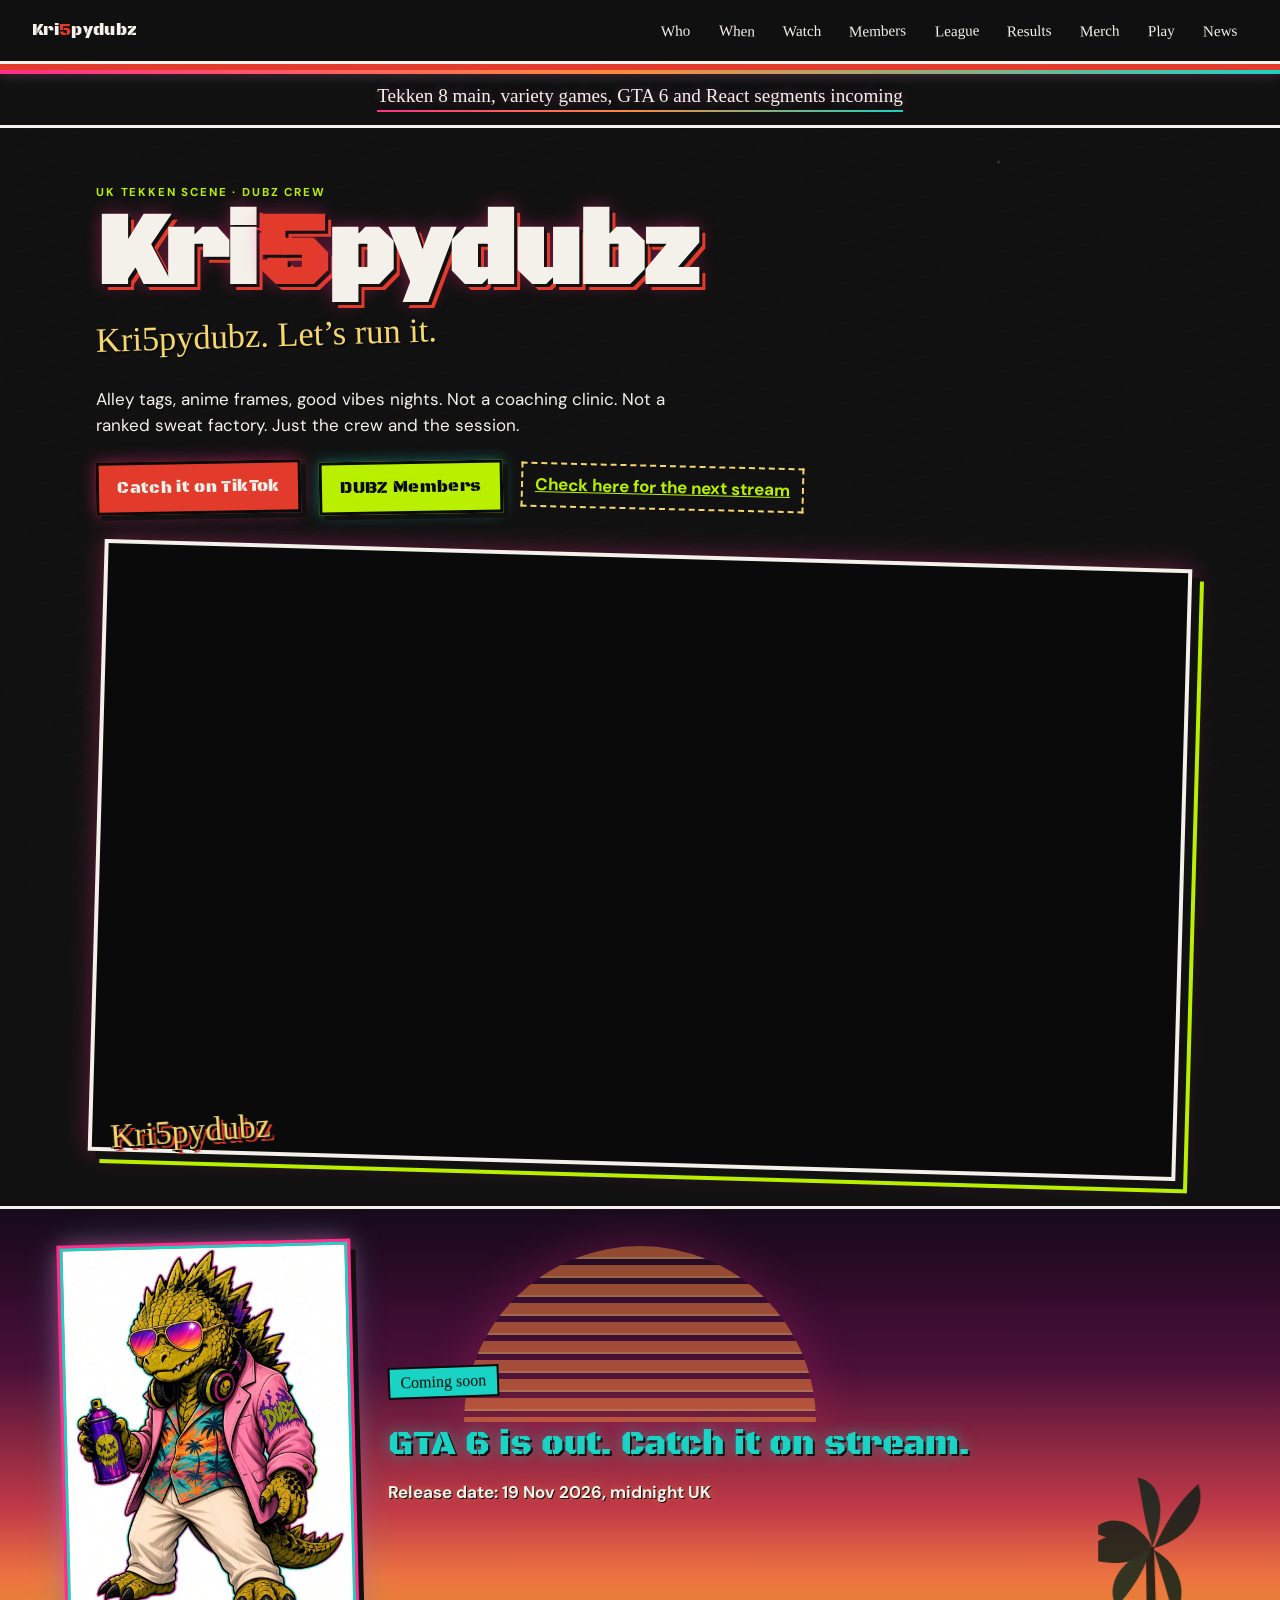
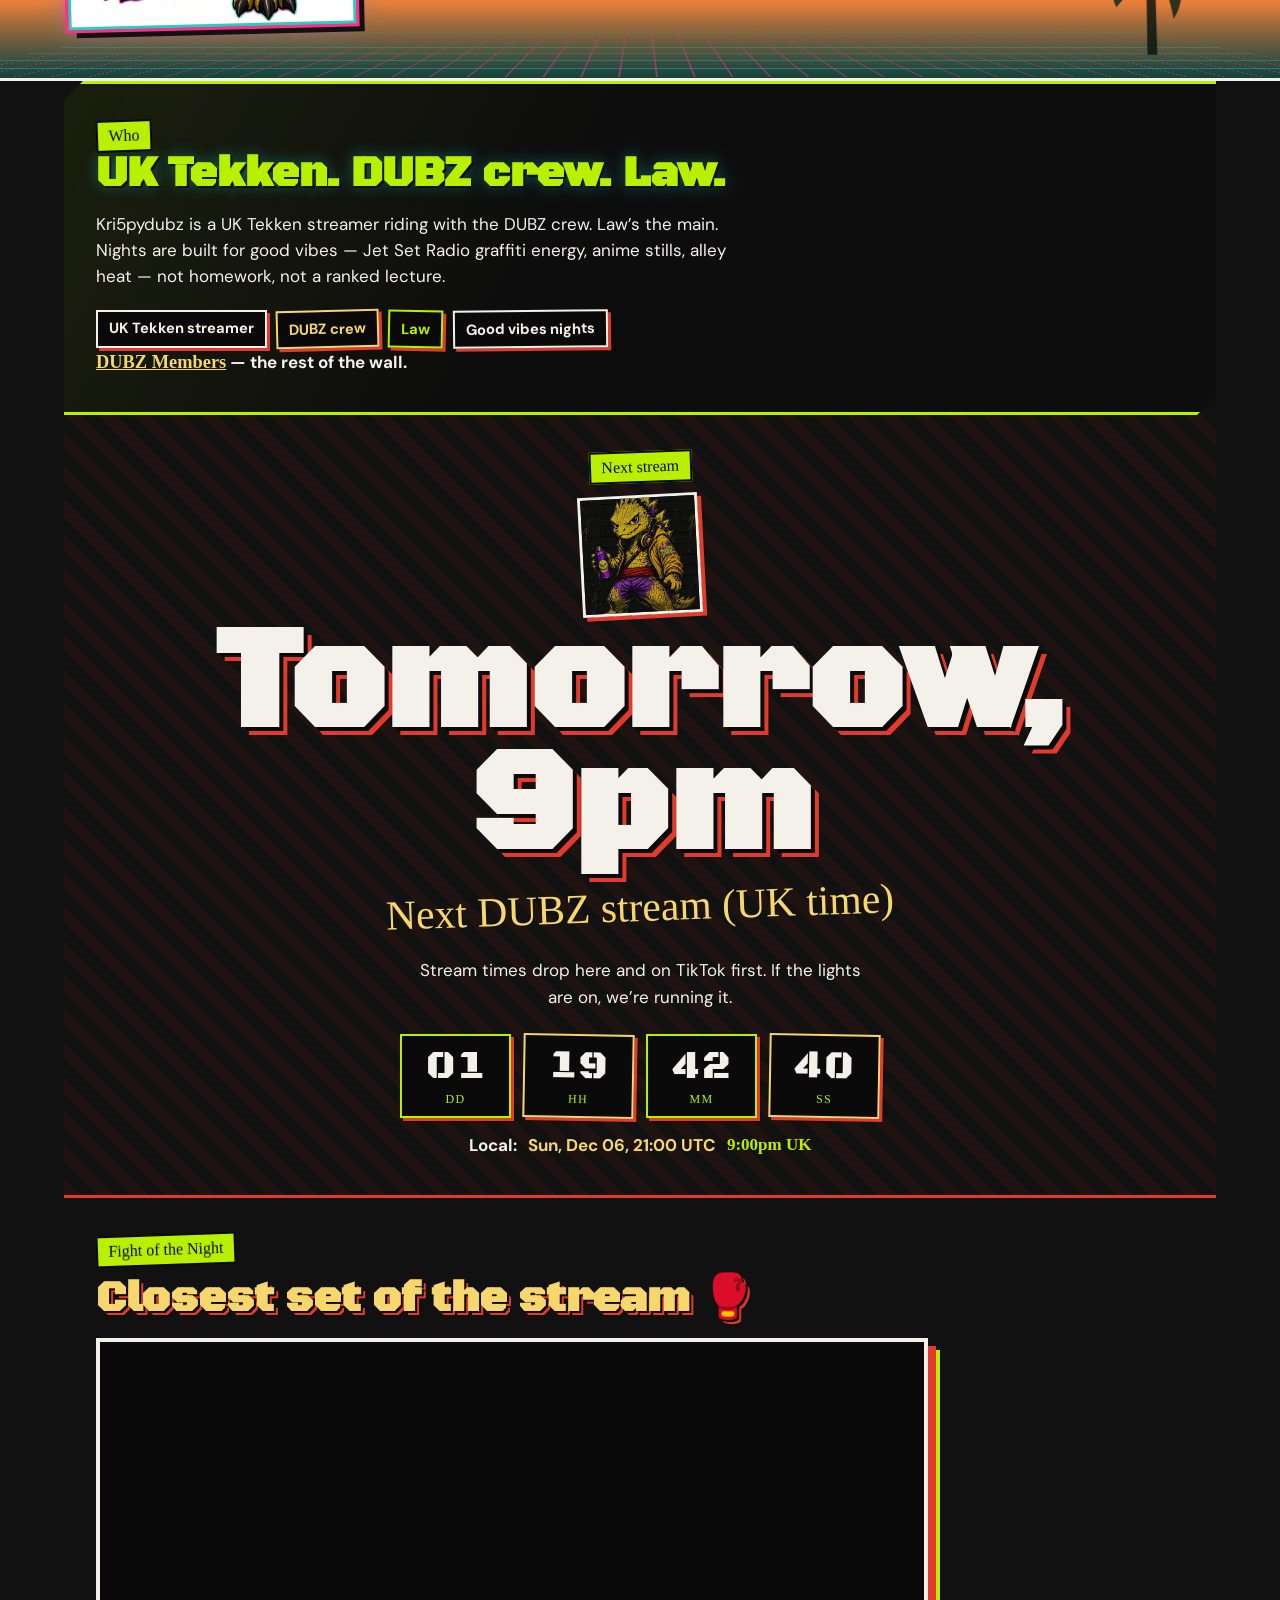
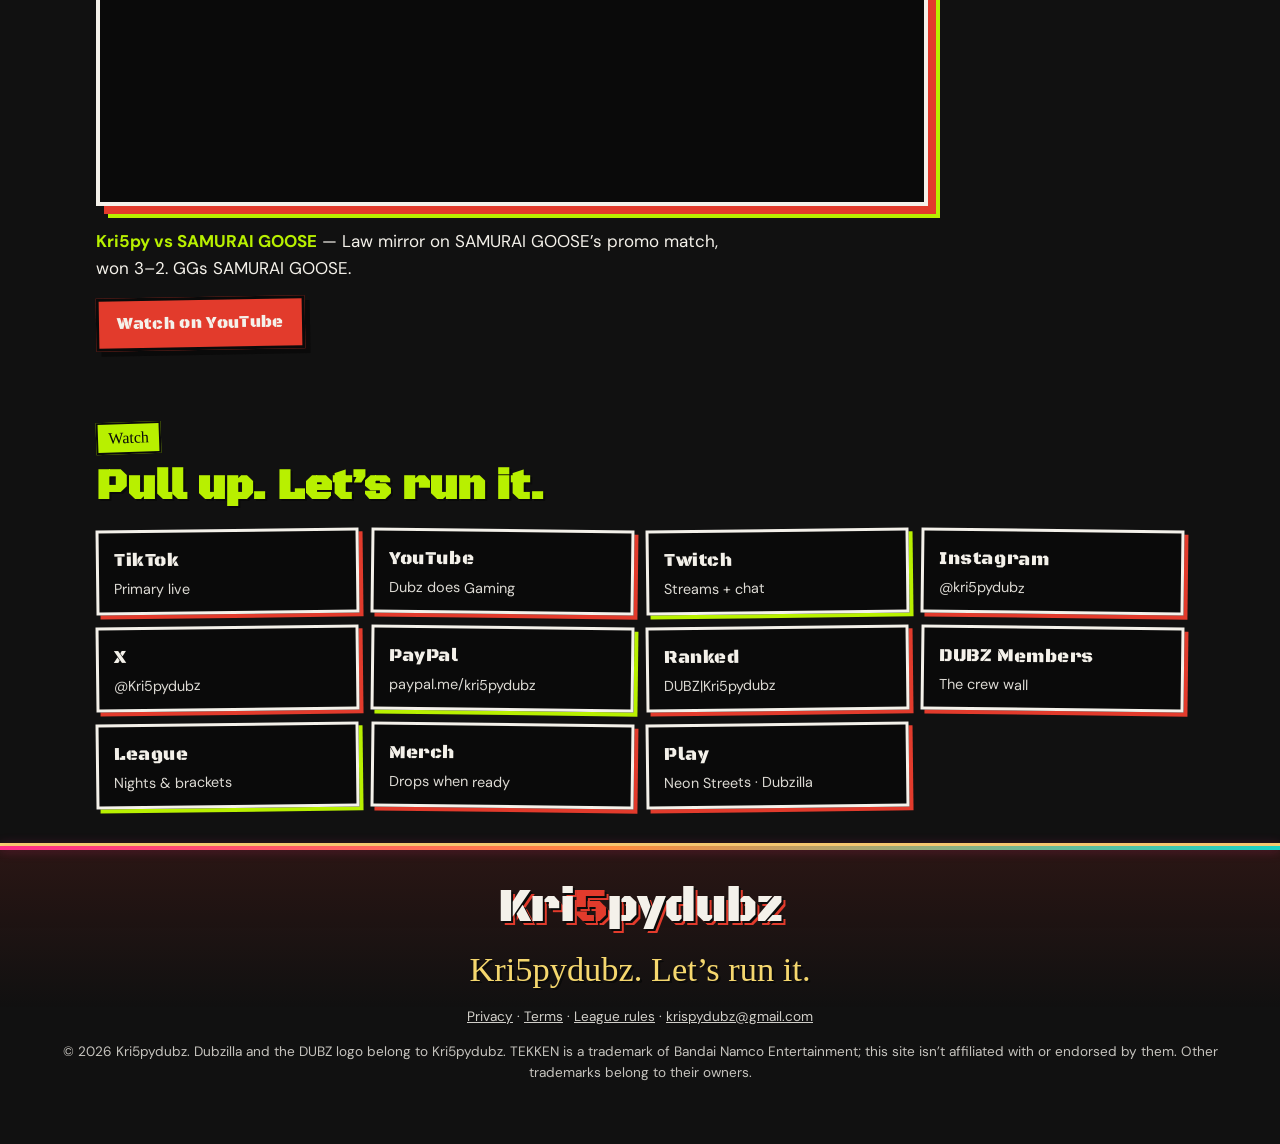
<file: index.html>
<!DOCTYPE html>
<html lang="en-GB">
<head>
  <meta charset="utf-8">
  <meta name="viewport" content="width=device-width, initial-scale=1">
  <title>Kri5pydubz | UK Tekken 8 Streamer &amp; DUBZ Crew</title>
  <meta name="description" content="Kri5pydubz: UK Tekken 8 streamer and home of the DUBZ crew, DUBZ League and Dubzilla merch. Let&#39;s run it.">
  <link rel="canonical" href="https://kri5pydubz.com/">
  <meta property="og:title" content="Kri5pydubz | UK Tekken 8 Streamer &amp; DUBZ Crew">
  <meta property="og:description" content="Kri5pydubz: UK Tekken 8 streamer and home of the DUBZ crew, DUBZ League and Dubzilla merch. Let&#x27;s run it.">
  <meta property="og:url" content="https://kri5pydubz.com/">
  <meta property="og:type" content="website">
  <meta property="og:site_name" content="Kri5pydubz">
  <meta property="og:image" content="https://kri5pydubz.com/assets/kri5pydubz-dubzilla-wide.jpg">
  <meta name="twitter:card" content="summary_large_image">
  <meta name="twitter:site" content="@Kri5pydubz">
  <meta name="twitter:title" content="Kri5pydubz | UK Tekken 8 Streamer &amp; DUBZ Crew">
  <meta name="twitter:description" content="Kri5pydubz: UK Tekken 8 streamer and home of the DUBZ crew, DUBZ League and Dubzilla merch. Let&#x27;s run it.">
  <meta name="twitter:image" content="https://kri5pydubz.com/assets/kri5pydubz-dubzilla-wide.jpg">
  <link rel="icon" href="/favicon.ico" sizes="any">
  <link rel="icon" type="image/png" sizes="96x96" href="/favicon-96.png">
  <link rel="apple-touch-icon" sizes="180x180" href="/apple-touch-icon.png">
  <link rel="manifest" href="/site.webmanifest">
  <meta name="theme-color" content="#111111">
  <link rel="preconnect" href="https://fonts.googleapis.com">
  <link rel="preconnect" href="https://fonts.gstatic.com" crossorigin>
  <link href="https://fonts.googleapis.com/css2?family=Black+Ops+One&family=DM+Sans:ital,opsz,wght@0,9..40,400;0,9..40,600;0,9..40,700;1,9..40,400&family=Permanent+Marker&display=swap" rel="stylesheet">
  <link rel="stylesheet" href="styles.css?v=20261024c">
  <link rel="stylesheet" href="assets/seasonal-vicecity.css?v=20261111c">
  <script type="application/ld+json">
{
  "@context": "https://schema.org",
  "@type": "Organization",
  "name": "Kri5pydubz",
  "url": "https://kri5pydubz.com/",
  "logo": "https://kri5pydubz.com/favicon-512.png",
  "sameAs": [
    "https://www.tiktok.com/@kri5pydubz",
    "https://www.twitch.tv/kri5pydubz",
    "https://www.youtube.com/@Kri5pydubz",
    "https://x.com/Kri5pydubz",
    "https://www.instagram.com/kri5pydubz/",
    "https://linktr.ee/kri5pydubz"
  ]
}
  </script>
</head>
<body>
  <a class="skip" href="#main">Skip to content</a>

  <header class="site-header">
    <a class="brand" href="/" aria-label="Kri5pydubz home">
      Kri<span class="five">5</span>pydubz
    </a>
    <nav aria-label="Site">
      <a href="/#who">Who</a>
      <a href="/#when">When</a>
      <a href="/#watch">Watch</a>
      <a href="members">Members</a>
      <a href="league">League</a>
      <a href="results">Results</a>
      <a href="merch">Merch</a>
      <a href="play">Play</a>
      <a href="news">News</a>
    </nav>
  </header>

  <aside class="seasonal-banner" aria-label="Variety streaming announcement">
    <a href="news.html">Tekken 8 main, variety games, GTA 6 and React segments incoming</a>
  </aside>

  <main id="main">
    <section class="hero" id="top">
      <div class="hero-copy">
        <p class="kicker">UK Tekken scene · DUBZ crew</p>
        <h1 class="wordmark">Kri<span class="five">5</span>pydubz</h1>
        <p class="hook">Kri5pydubz. Let’s run it.</p>
        <p class="lede">Alley tags, anime frames, good vibes nights. Not a coaching clinic. Not a ranked sweat factory. Just the crew and the session.</p>
        <div class="hero-actions">
          <a class="btn btn-primary" href="https://www.tiktok.com/@kri5pydubz">Catch it on TikTok</a>
          <a class="btn btn-ghost" href="members">DUBZ Members</a>
          <p class="when-chip"><a href="#when">Check here for the next stream</a></p>
        </div>
      </div>
      <figure class="hero-art">
        <img
          src="assets/kri5pydubz-dubzilla-wide.jpg"
          srcset="assets/kri5pydubz-dubzilla-wide-800.jpg 800w, assets/kri5pydubz-dubzilla-wide.jpg 1600w"
          sizes="(min-width: 72rem) 68rem, (min-width: 70rem) calc(100vw - 4rem), calc(100vw - 2.3rem)"
          width="1600" height="900"
          loading="eager" decoding="async"
          alt="Kri5pydubz and Dubzilla chilling by a DUBZ graffiti wall">
        <span class="hero-tag" aria-hidden="true">Kri5pydubz</span>
      </figure>
    </section>


    <!-- Seasonal: GTA 6 launch countdown. Remove this section, assets/gta6-countdown.js and assets/seasonal-vicecity.css to revert. -->
    <section class="gta6-drop" id="gta6-drop" aria-label="GTA 6 launch countdown">
      <div class="gta6-drop-inner">
        <figure class="gta6-dubzilla">
          <img
            src="assets/dubzilla-vicecity.jpg"
            width="864" height="1152"
            alt="Dubzilla in a pastel Hawaiian shirt and aviator sunglasses at sunset"
            loading="lazy" decoding="async">
        </figure>
        <div class="gta6-drop-copy">
          <p class="section-tag">Coming soon</p>
          <h2 id="gta6-heading">GTA 6 drops in</h2>
          <div id="gta6-countdown" aria-live="polite" aria-atomic="true"></div>
          <p class="gta6-note">Release date: 19 Nov 2026, midnight UK</p>
        </div>
      </div>
    </section>

    <section class="who" id="who">
      <p class="section-tag">Who</p>
      <h2>UK Tekken. DUBZ crew. Law.</h2>
      <p>Kri5pydubz is a UK Tekken streamer riding with the DUBZ crew. Law’s the main. Nights are built for good vibes — Jet Set Radio graffiti energy, anime stills, alley heat — not homework, not a ranked lecture.</p>
      <ul class="pills">
        <li>UK Tekken streamer</li>
        <li>DUBZ crew</li>
        <li>Law</li>
        <li>Good vibes nights</li>
      </ul>
      <p class="crew-jump"><a href="members">DUBZ Members</a> — the rest of the wall.</p>
    </section>

    <section class="when" id="when">
      <p class="section-tag">Next stream</p>
      <img class="when-dubzilla" src="assets/dubzilla-member.jpg" alt="Dubzilla counting down to the next DUBZ stream" width="120" height="120" loading="lazy">
      <h2 class="when-mega" id="when-heading">Sunday, 9pm</h2>
      <p class="when-sub">Next DUBZ stream (UK time)</p>
      <p class="when-note">Stream times drop here and on TikTok first. If the lights are on, we’re running it.</p>
      <div class="stream-countdown" id="stream-countdown" aria-live="polite" aria-atomic="true" hidden></div>
    </section>

    <section class="fotn" id="fotn">
      <p class="section-tag">Fight of the Night</p>
      <h2>Closest set of the stream 🥊</h2>
      <div class="fotn-frame" id="fotn-player">
        <div class="fotn-soon"><span class="fotn-soon-tag">Coming soon</span><p>The first Fight of the Night drops after the next stream.</p></div>
      </div>
      <p class="fotn-caption"><strong>Kri5py vs SAMURAI GOOSE</strong> — Law mirror on SAMURAI GOOSE’s promo match, won 3–2. GGs SAMURAI GOOSE.</p>
      <a class="btn btn-primary" href="https://www.youtube.com/playlist?list=PLQdDqm27zkIE" target="_blank" rel="noopener">Watch on YouTube</a>
    </section>

    <section class="watch" id="watch">
      <p class="section-tag">Watch</p>
      <h2>Pull up. Let’s run it.</h2>
      <ul class="doors">
        <li><a href="https://www.tiktok.com/@kri5pydubz"><span class="door-name">TikTok</span><span class="door-meta">Primary live</span></a></li>
        <li><a href="https://www.youtube.com/@Kri5pydubz"><span class="door-name">YouTube</span><span class="door-meta">Dubz does Gaming</span></a></li>
        <li><a href="https://www.twitch.tv/kri5pydubz"><span class="door-name">Twitch</span><span class="door-meta">Streams + chat</span></a></li>
        <li><a href="https://www.instagram.com/kri5pydubz/"><span class="door-name">Instagram</span><span class="door-meta">@kri5pydubz</span></a></li>
        <li><a href="https://x.com/Kri5pydubz"><span class="door-name">X</span><span class="door-meta">@Kri5pydubz</span></a></li>
        <li><a href="https://paypal.me/kri5pydubz"><span class="door-name">PayPal</span><span class="door-meta">paypal.me/kri5pydubz</span></a></li>
        <li><a href="https://wank.wavu.wiki/player/5F5QjtJLLaGM"><span class="door-name">Ranked</span><span class="door-meta">DUBZ|Kri5pydubz</span></a></li>
        <li><a href="members"><span class="door-name">DUBZ Members</span><span class="door-meta">The crew wall</span></a></li>
        <li><a href="league"><span class="door-name">League</span><span class="door-meta">Nights &amp; brackets</span></a></li>
        <li><a href="merch"><span class="door-name">Merch</span><span class="door-meta">Drops when ready</span></a></li>
        <li><a href="play"><span class="door-name">Play</span><span class="door-meta">Neon Streets · Dubzilla</span></a></li>
      </ul>
    </section>
  </main>

  <footer class="site-footer">
    <p class="wordmark wordmark-foot">Kri<span class="five">5</span>pydubz</p>
    <p class="hook">Kri5pydubz. Let’s run it.</p>
    <p class="legal-links"><a href="privacy">Privacy</a> · <a href="terms">Terms</a> · <a href="league-rules">League rules</a> · <a href="mailto:krispydubz@gmail.com">krispydubz@gmail.com</a></p>
    <p class="legal-note">© 2026 Kri5pydubz. Dubzilla and the DUBZ logo belong to Kri5pydubz. TEKKEN is a trademark of Bandai Namco Entertainment; this site isn’t affiliated with or endorsed by them. Other trademarks belong to their owners.</p>
  </footer>

  <script src="script.js?v=20260908b"></script>
  <script src="assets/streams.js?v=20261025a" defer></script>
  <script src="assets/countdown.js?v=20261025a" defer></script>
  <script src="assets/fotn.js?v=20261024b" defer></script>
  <script src="assets/gta6-countdown.js?v=20261111c" defer></script>
<script data-goatcounter="https://kri5pydubz.goatcounter.com/count" async src="//gc.zgo.at/count.js"></script>
</body>
</html>
</file>
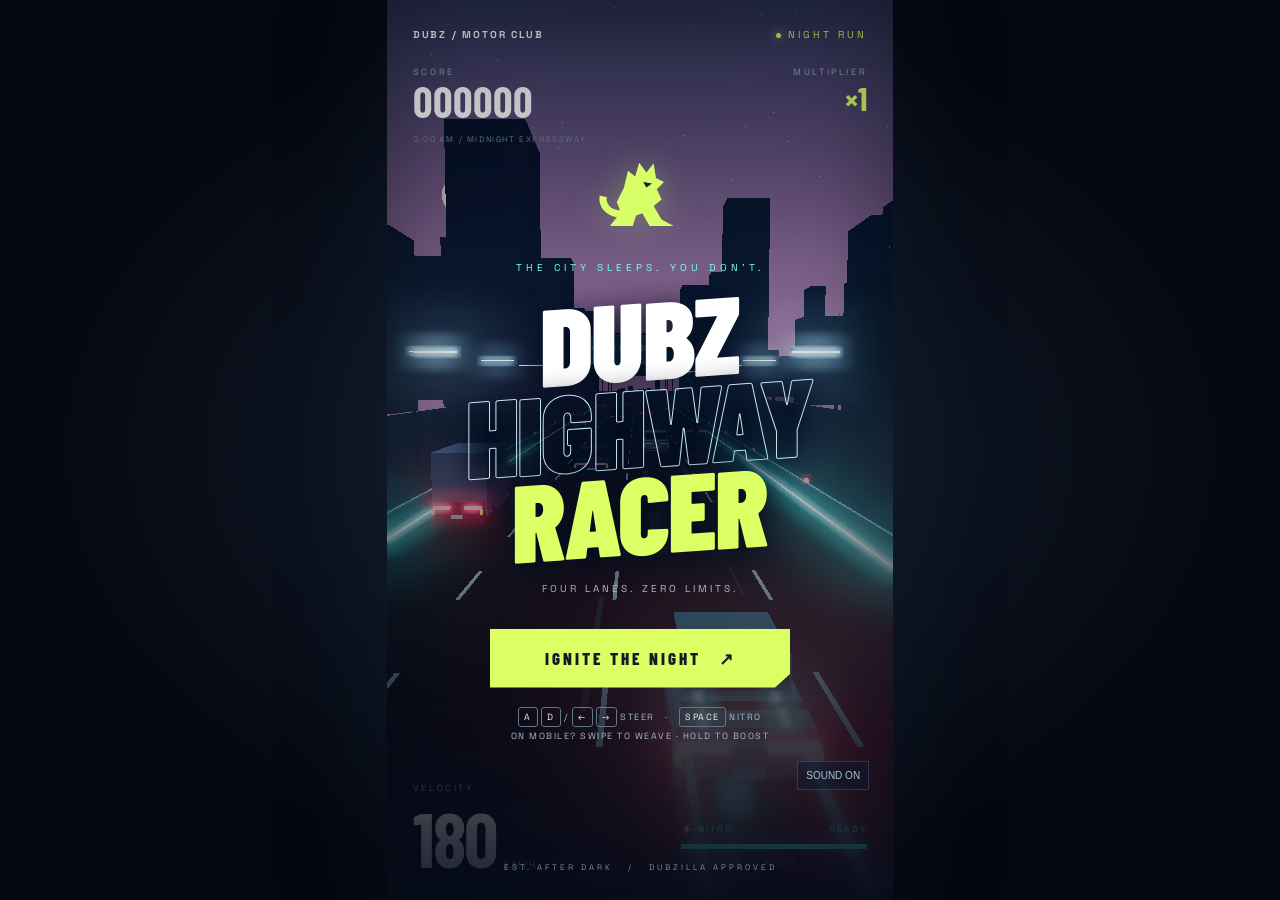
<file: play-racer/index.html>
<!DOCTYPE html>
<html lang="en"><head><meta charset="UTF-8"><meta name="viewport" content="width=device-width, initial-scale=1, maximum-scale=1, user-scalable=no"><title>DUBZ HIGHWAY RACER</title>
<style>
@import url('https://fonts.googleapis.com/css2?family=Barlow+Condensed:wght@500;600;700;800;900&family=Space+Grotesk:wght@400;500;600;700&display=swap');
:root{--cyan:#74fff3;--lime:#dcff63;--pink:#ff477d}*{box-sizing:border-box}body{margin:0;background:#050912;color:white;font-family:'Space Grotesk',sans-serif;overflow:hidden}#game{position:relative;width:100%;height:100dvh;overflow:hidden;background:#101427}canvas{display:block;width:100%;height:100%}#overlay{position:absolute;inset:0;pointer-events:none;background:linear-gradient(#05091350,transparent 30%,transparent 65%,#020812b0);box-shadow:inset 0 0 100px #02050b80}#hud{position:absolute;inset:0;padding:28px 26px;pointer-events:none}.topline{display:flex;align-items:center;justify-content:space-between;font-size:10px;letter-spacing:3px;color:#c0d2db}.brand{font-weight:700;color:white;letter-spacing:1.8px}.live{color:var(--lime)}.live:before{content:'';display:inline-block;width:5px;height:5px;background:var(--lime);border-radius:50%;margin-right:7px;box-shadow:0 0 10px var(--lime)}.hudrow{display:flex;justify-content:space-between;margin-top:25px}.label{font-size:9px;letter-spacing:2.6px;color:#9aafbc}.score{font:700 43px/1.1 'Barlow Condensed',sans-serif;letter-spacing:1px}.combo{text-align:right;color:var(--lime)}.combo strong{font:700 33px 'Barlow Condensed';display:block}.bottom{position:absolute;bottom:27px;left:26px;right:26px;display:flex;align-items:flex-end;justify-content:space-between}.speed strong{font:700 76px/.85 'Barlow Condensed';letter-spacing:-2px}.speed span{font-size:10px;color:#aec4cf;letter-spacing:2px;margin-left:8px}.nitro{width:41%;padding-bottom:5px}.nitrohead{display:flex;justify-content:space-between;font-size:9px;letter-spacing:2px;margin-bottom:9px;color:var(--cyan)}.track{height:5px;background:#ffffff20;transform:skewX(-16deg)}#fuel{height:100%;background:var(--cyan);box-shadow:0 0 15px #5afff788;width:100%}.micro{font-size:8px;letter-spacing:1.6px;color:#718c9c;margin-top:9px}.screen{position:absolute;inset:0;display:flex;flex-direction:column;align-items:center;justify-content:center;text-align:center;background:linear-gradient(#07101c50,#07101c15 40%,#050c19eb);padding:30px}.hidden{display:none!important}.eyebrow{color:var(--cyan);font-size:10px;letter-spacing:4px;margin-bottom:20px}.title{font:900 clamp(64px,14vw,110px)/.79 'Barlow Condensed',Impact,sans-serif;letter-spacing:-1.8px;margin:0;text-transform:uppercase;transform:skewY(-4deg);text-shadow:0 4px 30px #020d20}.title .outline{display:block;color:transparent;-webkit-text-stroke:1px #c4e8ee}.title .accent{color:var(--lime);display:block}.tagline{font-size:10px;letter-spacing:3px;color:#acbdca;margin:27px 0 34px}.button{border:0;background:var(--lime);color:#111d24;padding:19px 30px;width:min(100%,300px);font:800 17px 'Barlow Condensed';letter-spacing:3px;cursor:pointer;clip-path:polygon(0 0,100% 0,100% 77%,95% 100%,0 100%);box-shadow:0 0 40px #dcff6320}.button:hover{background:white}.controls{font-size:9px;color:#a4bac7;letter-spacing:1.5px;margin-top:20px;line-height:2.2}.key{padding:3px 5px;border:1px solid #627884;border-radius:3px;color:#e5f3f5}.footer{position:absolute;bottom:28px;font-size:8px;letter-spacing:3px;color:#728e9c}.monster{width:96px;height:82px;margin-bottom:26px;filter:drop-shadow(0 0 17px #baff6a44)}#callout{position:absolute;top:31%;width:100%;text-align:center;pointer-events:none;opacity:0;transform:translateY(10px);transition:opacity .15s,transform .15s;color:var(--lime);font:800 31px 'Barlow Condensed';font-style:italic;text-shadow:0 0 25px #ccff5b66}#callout small{display:block;font:10px 'Space Grotesk';letter-spacing:3px;margin-top:6px;color:white}#flash{position:absolute;inset:0;background:#ff345c;opacity:0;pointer-events:none}#end h1{font:900 70px/.9 'Barlow Condensed';margin:7px 0 14px;letter-spacing:-1px}#end .results{width:min(100%,300px);border-top:1px solid #ffffff25;margin:25px 0;padding-top:18px;display:grid;grid-template-columns:1fr 1fr;gap:23px}.results strong{display:block;font:600 34px 'Barlow Condensed';margin-top:4px}#audio{position:absolute;right:24px;bottom:110px;border:1px solid #a4d5df30;background:#0b172c80;color:#a6c1ce;font-size:10px;padding:8px;cursor:pointer}#loading{position:absolute;bottom:80px;width:100%;text-align:center;font-size:10px;color:#bce4eb;letter-spacing:2px;pointer-events:none}@media(min-width:700px){#game{width:min(100vw,56.25dvh);margin:auto;box-shadow:0 0 100px #142b4440}body{background:radial-gradient(ellipse at center,#152032,#04070e 70%)}}@media(max-height:700px){.monster{height:50px;margin-bottom:15px}.title{font-size:65px}.tagline{margin:20px 0}.screen{padding-top:60px}}
</style>
<script type="importmap">{"imports": {"three": "./vendor/three/build/three.module.js", "three/addons/": "./vendor/three/examples/jsm/"}}</script></head><body>
<div id="game"><div id="overlay"></div><div id="hud"><div class="topline"><span class="brand">DUBZ / MOTOR CLUB</span><span class="live">NIGHT RUN</span></div><div class="hudrow"><div><div class="label">SCORE</div><div class="score" id="score">000000</div><div class="micro" id="distance">0.00 KM / MIDNIGHT EXPRESSWAY</div></div><div class="combo"><div class="label">MULTIPLIER</div><strong id="combo">×1</strong></div></div><div class="bottom"><div class="speed"><div class="label" style="margin-bottom:12px">VELOCITY</div><strong id="speed">180</strong><span>KM/H</span></div><div class="nitro"><div class="nitrohead"><span>⚡ NITRO</span><span id="nitroLabel">READY</span></div><div class="track"><div id="fuel"></div></div><div class="micro">HOLD SPACE TO BOOST</div></div></div></div><div id="callout"></div><div id="flash"></div>
<div class="screen" id="start"><svg class="monster" viewBox="0 0 120 100" aria-label="Dubzilla silhouette"><path fill="#d9ff68" d="M23 89l13-16-5-13 9-18 5-21 9 7 5-17 9 12 9-11 3 18 10 5-9 9 6 13-10 8 10 17 15 8H72l-9-16-8 3-4 13H23z"/><path fill="#111f2b" d="M64 35l11 2-7 5z"/><path fill="none" stroke="#d9ff68" stroke-width="9" d="M43 75C15 77 13 59 14 53"/></svg><div class="eyebrow">THE CITY SLEEPS. YOU DON'T.</div><h1 class="title">DUBZ<span class="outline">HIGHWAY</span><span class="accent">RACER</span></h1><div class="tagline">FOUR LANES. ZERO LIMITS.</div><button class="button" id="play">IGNITE THE NIGHT &nbsp; ↗</button><div class="controls"><span class="key">A</span> <span class="key">D</span> / <span class="key">←</span> <span class="key">→</span> STEER &nbsp; · &nbsp; <span class="key">SPACE</span> NITRO<br>ON MOBILE? SWIPE TO WEAVE · HOLD TO BOOST</div><div class="footer">EST. AFTER DARK &nbsp; / &nbsp; DUBZILLA APPROVED</div></div>
<div class="screen hidden" id="end"><div class="eyebrow">END OF THE ROAD</div><h1>WRECKED<span style="color:var(--pink)">.</span></h1><div class="label" style="color:var(--lime)">DUBZILLA SAYS: TRY AGAIN</div><div class="results"><div><div class="label">SCORE</div><strong id="finalScore"></strong></div><div><div class="label">PERSONAL BEST</div><strong id="best"></strong></div><div><div class="label">DISTANCE</div><strong id="finalDistance"></strong></div><div><div class="label">NEAR MISSES</div><strong id="misses"></strong></div></div><button id="retry" class="button">RUN IT BACK &nbsp; ↗</button><div class="controls">THE HIGHWAY ALWAYS WINS. UNTIL IT DOESN'T.</div></div><button id="audio" aria-label="Toggle audio">SOUND ON</button><div id="loading">CONNECTING TO THE EXPRESSWAY…</div></div>
<script>window.addEventListener('error',e=>{if(e.target&&e.target.tagName==='SCRIPT'){const el=document.getElementById('loading');if(el)el.textContent='CONNECTION REQUIRED — RELOAD TO CONNECT';}},true);</script>
<script type="module">
import * as THREE from 'three';
import {mergeGeometries} from 'three/addons/utils/BufferGeometryUtils.js';
import {EffectComposer} from 'three/addons/postprocessing/EffectComposer.js';
import {RenderPass} from 'three/addons/postprocessing/RenderPass.js';
import {OutputPass} from 'three/addons/postprocessing/OutputPass.js';
import {UnrealBloomPass} from 'three/addons/postprocessing/UnrealBloomPass.js';
const $=id=>document.getElementById(id),host=$('game');
const scene=new THREE.Scene();scene.fog=new THREE.FogExp2(0x151e35,.012);
const renderer=new THREE.WebGLRenderer({antialias:true,powerPreference:'high-performance'});renderer.setPixelRatio(Math.min(devicePixelRatio,1.6));renderer.setClearColor(0x111a30);renderer.toneMapping=THREE.ACESFilmicToneMapping;renderer.toneMappingExposure=1.15;host.prepend(renderer.domElement);
function compact(group){const sets=new Map();for(const m of [...group.children]){if(!m.isMesh)continue;m.updateMatrix();const key=m.material;const a=sets.get(key)||[];a.push(m.geometry.clone().applyMatrix4(m.matrix));sets.set(key,a);group.remove(m)}for(const [material,geos] of sets){const merged=mergeGeometries(geos);if(merged)group.add(new THREE.Mesh(merged,material));for(const g of geos)g.dispose()}}
const camera=new THREE.PerspectiveCamera(60,1,.1,500);const composer=new EffectComposer(renderer);composer.addPass(new RenderPass(scene,camera));const bloom=new UnrealBloomPass(new THREE.Vector2(500,900),.65,.5,.82);composer.addPass(bloom);composer.addPass(new OutputPass());
scene.add(new THREE.HemisphereLight(0x8ba8e9,0x27333f,2));const moonlight=new THREE.DirectionalLight(0xb2d6ff,2.8);moonlight.position.set(-20,40,15);scene.add(moonlight);
function mat(c,metal=.0,rough=.5){return new THREE.MeshStandardMaterial({color:c,metalness:metal,roughness:rough})}const asphalt=mat(0x141e2d,.75,.23),railmat=mat(0x526477,.7,.3),dark=mat(0x080e19,.45,.24),glass=mat(0x142f48,.85,.12);function glow(c,p=3){return new THREE.MeshStandardMaterial({color:c,emissive:c,emissiveIntensity:p})}const cyan=glow(0x4bfff1,3),red=glow(0xff224d,4),white=glow(0xb3e4ff,4),laneMat=glow(0x8ea5aa,.45),yellow=glow(0xffd275,2);
function box(w,h,d,m,x=0,y=0,z=0,parent=scene){const a=new THREE.Mesh(new THREE.BoxGeometry(w,h,d),m);a.position.set(x,y,z);parent.add(a);return a}
// A painted sky dome keeps the horizon warm while the zenith stays midnight blue.
const sky=new THREE.Mesh(new THREE.SphereGeometry(430,32,16),new THREE.ShaderMaterial({side:THREE.BackSide,depthWrite:false,uniforms:{},vertexShader:'varying vec3 v;void main(){v=position;gl_Position=projectionMatrix*modelViewMatrix*vec4(position,1.);}',fragmentShader:'varying vec3 v;void main(){float h=normalize(v).y;vec3 c=mix(vec3(.23,.12,.24),vec3(.025,.055,.13),smoothstep(-.05,.65,h));gl_FragColor=vec4(c,1.);}'}));scene.add(sky);
const starpos=[];for(let i=0;i<650;i++){const a=Math.random()*Math.PI*2,y=70+Math.random()*300,r=330;starpos.push(Math.cos(a)*r,y,Math.sin(a)*r)}const sg=new THREE.BufferGeometry();sg.setAttribute('position',new THREE.Float32BufferAttribute(starpos,3));scene.add(new THREE.Points(sg,new THREE.PointsMaterial({color:0xb9d1ff,size:.55,transparent:true,opacity:.7,fog:false})));
const moon=new THREE.Mesh(new THREE.SphereGeometry(7,24,24),new THREE.MeshBasicMaterial({color:0xf6cfbc,fog:false}));moon.position.set(-60,69,-260);scene.add(moon);
box(19,.2,440,asphalt,0,-.16,-175);box(80,.2,440,mat(0x0d1725),0,-.36,-175);
const roadItems=[];for(let z=20;z>-340;z-=8){for(const x of [-4,0,4])roadItems.push(box(.10,.018,3,laneMat,x,.015,z));}for(const x of [-8.25,8.25]){box(.13,.03,440,cyan,x,0,-175);box(.27,.55,440,railmat,x*1.06,.3,-175);box(.055,.045,440,glow(0x288ca5,1),x*1.07,.61,-175)}
const roadside=[];for(let i=0;i<24;i++){const group=new THREE.Group();const z=15-i*17;for(const side of [-1,1]){box(.15,7,.15,railmat,side*10,3.5,0,group);box(2.4,.13,.2,railmat,side*9,7,0,group);box(2.2,.05,.22,white,side*9,6.9,0,group);const light=new THREE.PointLight(0x57d9ed,14,16,2);light.position.set(side*9,5.9,0);if(i===1)group.add(light);box(.18,.18,.3,red,side*8.7,.8,0,group)}compact(group);group.position.z=z;scene.add(group);roadside.push(group)}
const city=new THREE.Group();scene.add(city);const buildingMats=[mat(0x101a30),mat(0x1a2440)],windowMats=[glow(0x59c6dc,.8),glow(0xc48cab,.8)];
for(let i=0;i<120;i++){const side=i%2?1:-1,x=side*(20+Math.random()*100),h=5+Math.random()*48,z=-Math.random()*360;const building=box(5+Math.random()*10,h,7+Math.random()*12,buildingMats[i%3?0:1],x,h/2-1,z,city);for(let j=0;j<6;j++)box(.16,.3, .02,windowMats[j%2],x+(Math.random()-.5)*4,Math.random()*h,z+7,city);}compact(city);
// Overhead motorway gantries and repeating roadside neon billboards.
const signs=[];function signTexture(){const c=document.createElement('canvas');c.width=1024;c.height=256;const t=c.getContext('2d');t.fillStyle='#092b36';t.fillRect(0,0,1024,256);t.strokeStyle='#6cb8b4';t.lineWidth=5;t.strokeRect(8,8,1008,240);t.fillStyle='#b8f8df';t.font='28px sans-serif';t.fillText('NIGHT DISTRICT / 04',55,57);t.font='bold 67px sans-serif';t.fillText('MIDNIGHT EXPRESS',55,137);t.font='32px sans-serif';t.fillText('↓    DOWNTOWN       ↓    NO LIMIT',55,209);return new THREE.CanvasTexture(c)}const signmat=new THREE.MeshStandardMaterial({map:signTexture(),emissive:0x80c5b6,emissiveMap:signTexture(),emissiveIntensity:.45});for(let i=0;i<3;i++){const g=new THREE.Group();box(.25,10,.3,railmat,-9,5,0,g);box(.25,10,.3,railmat,9,5,0,g);box(18,.25,.3,railmat,0,10,0,g);box(11,2.75,.25,signmat,0,8.5,.15,g);g.position.z=-75-i*140;scene.add(g);signs.push(g)}
function car(color,type=0,player=false){const g=new THREE.Group(),paint=mat(color,.7,.25);const len=type===2?6.6:type===1?4.9:4.3;box(1.9,.55,len,paint,0,.65,0,g);box(1.84,.22,len*.9,paint,0,.97,0,g);if(type===2){box(2.05,2.35,4.4,mat(0x798794,.5,.45),0,1.75,.7,g);box(1.8,1.5,1.6,paint,0,1.3,-2,g);box(1.65,.55,.04,glass,0,1.65,-2.82,g)}else{box(1.58,type===1?1.1:.63,len*.49,paint,0,1.36,-.15,g);box(1.49,.47,.035,glass,0,1.4, -len*.28,g);box(1.49,.43,.035,glass,0,1.39,len*.22,g);for(const s of [-1,1]){box(.025,.4,len*.39,glass,s*.8,1.4,-.15,g);box(.03,.45,.075,paint,s*.82,1.4,0,g)}}for(const s of [-1,1])for(const z of [-len*.31,len*.31]){const wheel=new THREE.Mesh(new THREE.CylinderGeometry(.39,.39,.26,12),dark);wheel.rotation.z=Math.PI/2;wheel.position.set(s*.96,.44,z);g.add(wheel);const rim=new THREE.Mesh(new THREE.CylinderGeometry(.22,.22,.275,8),railmat);rim.rotation.z=Math.PI/2;rim.position.copy(wheel.position);g.add(rim)}for(const s of [-1,1]){box(.64,.12,.055,red,s*.57,.92,len/2+.015,g);box(.65,.12,.055,white,s*.56,.85,-len/2-.015,g);box(.11,.2,.12,glow(0xffaa32,1),s*.89,.79,len/2,g)}box(1.7,.12,.12,dark,0,.46,len/2+.04,g);box(.42,.13,.035,mat(0xd7e7cf),0,.62,len/2+.11,g);compact(g);if(player){box(1.65,.055,.18,dark,0,1.24,1.6,g);box(.12,.18,.1,railmat,-.65,1.12,1.6,g);box(.12,.18,.1,railmat,.65,1.12,1.6,g);box(.08,.025,3.8,cyan,-.55,1.095,0,g);box(.08,.025,3.8,cyan,.55,1.095,0,g);const l=new THREE.PointLight(0x26ffe5,12,8);l.position.set(0,.3,.8);g.add(l);for(const s of [-1,1]){const trail=box(.10,.06,3,red,s*.77,.8,3.5,g);trail.material=red;g.userData['trail'+s]=trail}}g.userData.len=len;scene.add(g);return g}
const shadowCanvas=document.createElement('canvas');shadowCanvas.width=64;shadowCanvas.height=64;const shadowCtx=shadowCanvas.getContext('2d'),shadowGradient=shadowCtx.createRadialGradient(32,32,2,32,32,32);shadowGradient.addColorStop(0,'rgba(0,0,0,.85)');shadowGradient.addColorStop(1,'rgba(0,0,0,0)');shadowCtx.fillStyle=shadowGradient;shadowCtx.fillRect(0,0,64,64);const shadow=new THREE.Mesh(new THREE.PlaneGeometry(3.7,6.6),new THREE.MeshBasicMaterial({map:new THREE.CanvasTexture(shadowCanvas),transparent:true,depthWrite:false}));shadow.rotation.x=-Math.PI/2;shadow.position.y=.035;scene.add(shadow);
const player=car(0x50d8c8,0,true);player.position.set(2,0,6);const traffic=[];const colors=[0xc74867,0x3a6aa1,0xebe4c6,0x7f80ab,0xcba24e,0x263648];for(let i=0;i<26;i++){const c=car(colors[i%colors.length],i%7===0?2:i%5===0?1:0);traffic.push(c)}
// Transparent pools and streaks suggest reflected lights on damp asphalt.
const reflections=[];for(let i=0;i<65;i++){const m=new THREE.MeshBasicMaterial({color:i%3===0?0xff3567:0x53cbdc,transparent:true,opacity:.025+Math.random()*.035,depthWrite:false});const p=box(.06+Math.random()*.6,.005,3+Math.random()*8,m,(Math.random()-.5)*16,.025,15-Math.random()*330);reflections.push(p)}
const particles=[];const particleGeo=new THREE.SphereGeometry(.055,4,3);for(let i=0;i<85;i++){const m=new THREE.Mesh(particleGeo,glow(i%3?0xffa13b:0x9bf9f0,3));m.visible=false;scene.add(m);particles.push({mesh:m,v:new THREE.Vector3(),life:0})}
const linePos=new Float32Array(90*6),lineGeo=new THREE.BufferGeometry();lineGeo.setAttribute('position',new THREE.BufferAttribute(linePos,3));const speedLines=new THREE.LineSegments(lineGeo,new THREE.LineBasicMaterial({color:0xa2edff,transparent:true,opacity:0}));scene.add(speedLines);
let state='intro',lane=2,targetX=2,speed=180,dist=0,score=0,near=0,combo=1,comboTimer=0,nitro=1,boost=false,shake=0,time=0,callTimer=0,best=0;try{best=Number(localStorage.getItem('dubzBest'))||0}catch{}
let ac,engine,engineGain,musicGain,muted=false,musicClock=0;function audioInit(){if(ac){ac.resume();return}ac=new (window.AudioContext||window.webkitAudioContext)();engine=ac.createOscillator();engine.type='sawtooth';const filter=ac.createBiquadFilter();filter.type='lowpass';filter.frequency.value=230;engineGain=ac.createGain();engineGain.gain.value=.035;engine.connect(filter).connect(engineGain).connect(ac.destination);engine.start();musicGain=ac.createGain();musicGain.gain.value=.035;musicGain.connect(ac.destination)}function tone(freq,duration,vol=.1,type='sine',end=40){if(!ac||muted)return;const o=ac.createOscillator(),g=ac.createGain();o.type=type;o.frequency.setValueAtTime(freq,ac.currentTime);o.frequency.exponentialRampToValueAtTime(end,ac.currentTime+duration);g.gain.setValueAtTime(vol,ac.currentTime);g.gain.exponentialRampToValueAtTime(.001,ac.currentTime+duration);o.connect(g).connect(ac.destination);o.start();o.stop(ac.currentTime+duration)}function noise(duration,volume){if(!ac||muted)return;const buf=ac.createBuffer(1,ac.sampleRate*duration,ac.sampleRate);const d=buf.getChannelData(0);for(let i=0;i<d.length;i++)d[i]=(Math.random()*2-1)*(1-i/d.length);const s=ac.createBufferSource(),g=ac.createGain();s.buffer=buf;g.gain.value=volume;s.connect(g).connect(ac.destination);s.start()}
$('audio').onclick=()=>{audioInit();muted=!muted;$('audio').textContent=muted?'SOUND OFF':'SOUND ON';engineGain.gain.value=muted?0:.035;musicGain.gain.value=muted?0:.035};
function resetTraffic(){traffic.forEach((c,i)=>{c.position.set([-6,-2,2,6][i%4],0,-25-i*14);c.userData.passed=false;c.userData.rate=14+(i%5)*3})}resetTraffic();
function start(){audioInit();state='playing';lane=2;targetX=2;player.position.x=2;speed=180;dist=0;score=0;near=0;combo=1;comboTimer=0;nitro=1;boost=false;shake=0;callTimer=0;particles.forEach(p=>{p.life=0;p.mesh.visible=false});resetTraffic();$('start').classList.add('hidden');$('end').classList.add('hidden');$('flash').style.opacity=0;}
$('play').onclick=start;$('retry').onclick=start;
function steer(d){if(state!=='playing')return;lane=THREE.MathUtils.clamp(lane+d,0,3);targetX=[-6,-2,2,6][lane]}
window.addEventListener('keydown',e=>{if(['ArrowLeft','ArrowRight','Space','ArrowUp','ArrowDown'].includes(e.code))e.preventDefault();if(e.repeat)return;if(e.code==='ArrowLeft'||e.code==='KeyA')steer(-1);if(e.code==='ArrowRight'||e.code==='KeyD')steer(1);if(e.code==='Space')boost=true;if(e.code==='Enter'&&state!=='playing')start()});window.addEventListener('keyup',e=>{if(e.code==='Space')boost=false});window.addEventListener('blur',()=>boost=false);
let touchX=0,touchY=0,touchTimer;host.addEventListener('pointerdown',e=>{if(e.target.closest('button'))return;touchX=e.clientX;touchY=e.clientY;touchTimer=setTimeout(()=>boost=true,220)});host.addEventListener('pointermove',e=>{if(!e.buttons||state!=='playing')return;const dx=e.clientX-touchX;if(Math.abs(dx)>28){steer(Math.sign(dx));touchX=e.clientX;clearTimeout(touchTimer)}});for(const name of ['pointerup','pointercancel'])window.addEventListener(name,()=>{clearTimeout(touchTimer);boost=false});host.style.touchAction='none';
function closeCall(){near++;combo=Math.min(9,comboTimer>0?combo+1:1);comboTimer=3.5;const points=150*combo;score+=points;shake=.22;callTimer=1.5;$('callout').innerHTML=`CLOSE CALL +${points}<small>${combo>1?'CHAIN ×'+combo+' / ':''}KEEP IT DANGEROUS</small>`;tone(380,.25,.08,'triangle',1400);noise(.2,.08)}
function crash(){state='crashed';boost=false;shake=.9;noise(1,.45);tone(90,.8,.25,'sawtooth',20);particles.forEach(p=>{p.mesh.position.copy(player.position);p.mesh.position.y=1;p.v.set((Math.random()-.5)*18,3+Math.random()*12,(Math.random()-.5)*22);p.life=.5+Math.random();p.mesh.visible=true});best=Math.max(best,Math.floor(score));try{localStorage.setItem('dubzBest',best)}catch{}$('finalScore').textContent=Math.floor(score).toLocaleString();$('best').textContent=best.toLocaleString();$('finalDistance').textContent=(dist/1000).toFixed(2)+' KM';$('misses').textContent=near;setTimeout(()=>{if(state==='crashed')$('end').classList.remove('hidden')},800)}
function resize(){const w=host.clientWidth,h=host.clientHeight;renderer.setSize(w,h);composer.setSize(w,h);camera.aspect=w/h;camera.updateProjectionMatrix()}window.addEventListener('resize',resize);resize();$('loading').remove();
let last=performance.now();function frame(now){requestAnimationFrame(frame);const dt=Math.min((now-last)/1000,.04);last=now;time+=dt;const playing=state==='playing',nitroOn=playing&&boost&&nitro>.015;if(playing){speed=Math.min(315,180+dist*.022)+(nitroOn?85:0);nitro=THREE.MathUtils.clamp(nitro+(nitroOn?-.27:.10)*dt,0,1);dist+=speed/3.6*dt;score+=speed*.07*dt*(nitroOn?1.5:1);comboTimer-=dt;if(comboTimer<=0)combo=1;}const movement=state==='crashed'?0:(playing?speed/3.6:36)*dt;
for(const a of roadItems){a.position.z+=movement;if(a.position.z>25)a.position.z-=360}for(const a of roadside){a.position.z+=movement;if(a.position.z>28)a.position.z-=408}for(const a of signs){a.position.z+=movement;if(a.position.z>35)a.position.z-=420}for(const a of reflections){a.position.z+=movement;if(a.position.z>25)a.position.z-=350}
for(const c of traffic){if(state!=='crashed')c.position.z+=movement-(playing?c.userData.rate:12)*dt;if(c.position.z>24){c.position.z=-330-Math.random()*60;c.position.x=[-6,-2,2,6][Math.floor(Math.random()*4)];c.userData.passed=false}if(playing){const dz=c.position.z-player.position.z,dx=Math.abs(c.position.x-player.position.x);if(Math.abs(dz)<(c.userData.len+4.3)*.5-.45&&dx<1.68){crash();break}if(dz>3&&!c.userData.passed){c.userData.passed=true;if(dx<3.15)closeCall()}}}
shadow.position.set(player.position.x,.035,player.position.z);const prev=player.position.x;player.position.x=THREE.MathUtils.damp(player.position.x,targetX,9,dt);player.rotation.z=THREE.MathUtils.damp(player.rotation.z,(prev-player.position.x)*.22,8,dt);player.rotation.y=THREE.MathUtils.damp(player.rotation.y,(prev-player.position.x)*.1,7,dt);player.position.y=Math.sin(time*19)*.012;for(const s of [-1,1]){player.userData['trail'+s].scale.z=nitroOn?2:1;}
for(const p of particles)if(p.life>0){p.life-=dt;p.v.y-=19*dt;p.mesh.position.addScaledVector(p.v,dt);p.mesh.visible=p.life>0;p.mesh.scale.setScalar(Math.max(.1,p.life))}
shake=Math.max(0,shake-dt*1.9);camera.position.set(player.position.x*.29+(Math.random()-.5)*shake,5.6+(speed-180)*.003+(Math.random()-.5)*shake,17.7+(speed-180)*.013);camera.lookAt(player.position.x*.38,1.3,-30);camera.fov=THREE.MathUtils.damp(camera.fov,nitroOn?75:60+(speed-180)*.035,3,dt);camera.updateProjectionMatrix();
for(let i=0;i<90;i++){const ix=i*6,side=i%2?1:-1;const z=((i*13-time*(nitroOn?140:85))%100+100)%100-80;linePos[ix]=side*(9+(i%8)*2);linePos[ix+1]=1+(i%11)*1.4;linePos[ix+2]=z;linePos[ix+3]=linePos[ix];linePos[ix+4]=linePos[ix+1];linePos[ix+5]=z+4+(nitroOn?8:0)}lineGeo.attributes.position.needsUpdate=true;speedLines.material.opacity=playing?(nitroOn?.38:.08):.015;bloom.strength=nitroOn?.9:.62;
callTimer-=dt;$('callout').style.opacity=callTimer>0?1:0;$('callout').style.transform=callTimer>0?'translateY(0)':'translateY(-10px)';$('flash').style.opacity=state==='crashed'?Math.min(.22,shake*.25):nitroOn?.025:0;$('score').textContent=Math.floor(score).toString().padStart(6,'0');$('distance').textContent=(dist/1000).toFixed(2)+' KM / MIDNIGHT EXPRESSWAY';$('speed').textContent=Math.round(speed);$('combo').textContent='×'+combo;$('fuel').style.width=nitro*100+'%';$('nitroLabel').textContent=nitroOn?'BOOST':nitro>.25?'READY':'CHARGING';
if(ac){engine.frequency.setTargetAtTime(state==='crashed'?25:40+speed*.38+(nitroOn?45:0),ac.currentTime,.15);if(playing&&time>musicClock){musicClock=time+.25;const seq=[55,55,82.41,65.41,55,110,82.41,73.42];const o=ac.createOscillator(),g=ac.createGain();o.type='triangle';o.frequency.value=seq[Math.floor(time*4)%8]*2;g.gain.setValueAtTime(.2,ac.currentTime);g.gain.exponentialRampToValueAtTime(.001,ac.currentTime+.22);o.connect(g).connect(musicGain);o.start();o.stop(ac.currentTime+.23)}}composer.render()}
requestAnimationFrame(frame);
</script></body></html>
</file>
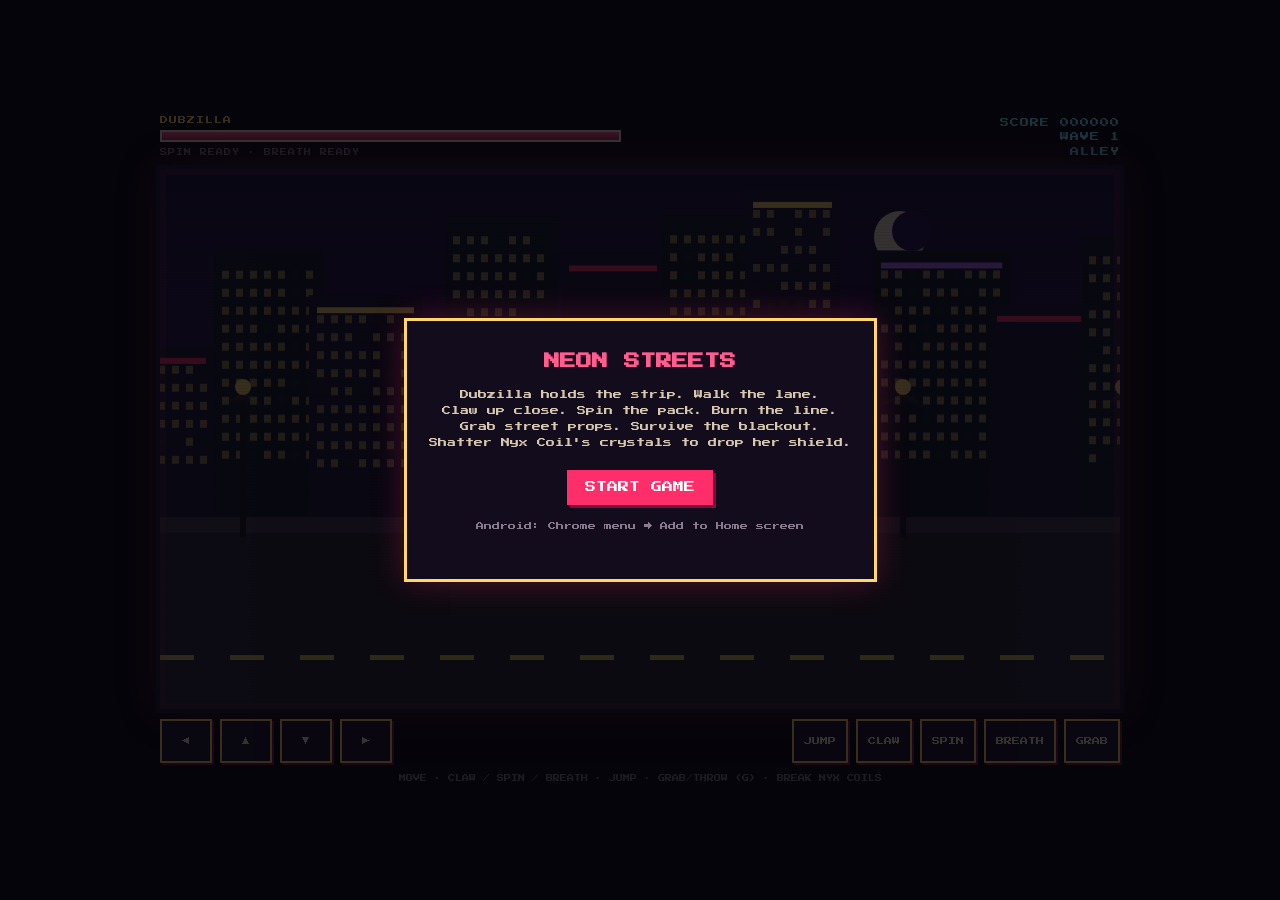
<file: play/index.html>
<!DOCTYPE html>
<html lang="en"><head>
<meta charset="UTF-8"/>
<meta name="viewport" content="width=device-width,initial-scale=1,maximum-scale=1,user-scalable=no"/>
<meta name="theme-color" content="#120c1c"/>
<meta name="apple-mobile-web-app-capable" content="yes"/>
<title>Neon Streets</title>
<link rel="manifest" href="manifest.webmanifest"/>
<link rel="icon" href="icons/icon.svg"/>
<link rel="apple-touch-icon" href="icons/icon.svg"/>
</head><body style="margin:0;background:#05040a;color:#f4e8c8;font-family:monospace">
<p id="m" style="padding:12px">Loading Neon Streets…</p>
<script>
(async()=>{
  try{
    const b64="eNrlfdty20iy4Lu/AmZHnyFbJA2AIAVJlnplW21rWr6spB53r8OxAYJFESMS4ACgJE63T8zTfsCejd3/2Ic9L/u0nzJfsplZF1ThQtJ2nxMTcXrGIlCoa94qKysr6+njF2+fX//y7sya5Yv5yaOn+GPNg/jmuMXiFiawYAI/C5YHVjgL0ozlx62frn/[base64]/i3n93dlKvi/c+TVTjr8WqbS9GwTvTBPH3C0x49JcidPLKs/xQtkNKsVTpvt2Z5vswOnzyZAiSy/k2S3MxZsIyyfpgsnoRZ5n4/DRbRfH38LmVZtneVB2m+5777p0mULefB+ji7D5atzhFU+531qzVOHnowxii+OYTndAKkCElHQKXpTRQfWvaRtQwmE/oOz5+gGDJNFzJP1tav8AoJLLqZ5YeWY9vfHlHKGFB8kyareHJofWMPbc8O+AciYkibeswPfZ6GA+nxPh9aLeq1Rb223Hct4JckTrJlEDKeO7lj6XSe3B9as2gyYTFP5TzE5iyEfsRJLDJzHARhHiVxkY6D+OY+DZai/wIyh9Z0zh5En+CpN4lSJopCv1cL0VYwj27iXpSzRQYfgBhZyj/[base64]/yzmlDyKdzeED5ybgrDxPFgAHqL1ghelkfxQc6d1CClCVl5nMlV0z6MENnMD1JUKRjw+ps1kyjyYmvy2TLOJUnSKhRHdMH4t1YkVlvhjPk/[base64]/jyoVBqs8OTKq6xN0odIKOyl2UfkFIAACksGHigwl6DyvIslsbYQGtTqB47pe85RQR8GcTaozRhTPQLLlFd72VcuafMMKBQ/[base64]/rqiKRg0kfMIxWYgF6FK7SDD8I2VCFOGJqUMsdXNfSJRBKKOsxV0yDOMehPX0iNNanT8Q6CpVEVGCfTqI7K5rACgmEU+uEGlZpoAiIJJEYzoMMdG45saqP5meaW1snL3569l/OLy5Onz6Bb/U5oaLWydOINwbVPX0SndRlx+8wibROrt6dv7Euz05f/GL9v3+1nsHT9Sv+bhQzX2QNNJFBHc/fXp5ZNv33dJyevD/905nl4NNT0DJinjUH3ewNrHlaJ6cXF2dQO37S+6Y/CmWQetnik9JxCyaklhDBx62hZ+PoeMYSlHE+qwWzmA50KI9XQLOxlqFlTYI8QEUa4M6meevk7//rb0+f8Hy7FlwB6P/+P//35xYDyoyx4P/93II0v2HJ/1MuWUWcCQtLFN2xoT+vFjC0P/70+t3ndhFS71snzy9O339uyWwZxZxQP7fkOGVBPmudcLL+3NKg2o1bJy8vT59tAKr+qLgcZE7r5PVb4ALgKRyy9cQiRnsiOQzSEYj4iw08uX51+fa91X7ZkVz4o/Xml5+t52/PL65UE8WDbElMo2Uxg6K8YICZc/Lm7O0b6+r68uzsGqqDBPltefJiNf5rNJ8H1iyZgxqYz5iV5Wm07Fvvg/ktvc+DmPWRnZ8DDq3VEuCVZKxvXQFiKAMsJW771rNVyl9xwqD8LwGCWBus9a1lmiwzKLNK71DxwHxkHklWOeW9mgW4LrHerB+s50k0/0MGy7c1iI05dCqxJlAcmD+1slnE5pP+0ydLNQiBRSFmUoD91fXp5bX18vT1WQV1S8oHCgbUPH+FmLJIlKPpRKnTNFEWMxPOQXymkboOSLEYuhTBXPR8liYLZi1YvLL+/t/+u3U6mWCHX2FiFsLYY9XXMiafwvdomZ88arc71vEJzZNoOMnlavjYmiThCqrO+zcsP5szfHy2Pp+0QS6SVi6y5w+QlxfCnM9RC3rI2y13omd7X2QSJrtXRQqXrEXmHy7evr38r6+Bao+twcjvyoTTnyHBG/patW8vL15goo9rRZV8y9Y4gl8/FTmRxjDJQsl6OAXcsi6XQPJltZRPKAzlM4od+YyCRD6jaJDPnNnlGzIvf7aofVAqznB9cBFloB+ytN2C7pG87VpMwt6iPn9g/TCZsI/Q0TxdCfNKNLXaH1pXuPpudVunaZrc/7SUTy+oHv58gXOGeL4k2fqxH8XhfDVhWZvX3OlYrL9Mab3ygk2D1TxvE5Y+dRq7CjOK7Gi5kzTKIyoMpaermAw51hiU23fBpM3mHTE4jgOQbVCIzfso6UDN7kPCkfYdgYIZ7nhj7K7aVcLjByinYMSBLKsAEfEZFcj+8xqgY1UACDVO4At/OttzE8hWyx1yzllwx3bNDOwSgjamcqPSqLj0LyuWrq/IOJekp/N5u4WrrVanDyussyCcATYQKhpuOhrHnK4mUfKcePkeciT3fZ7Cudn67TeZfM/Gt1Guf8SezBlh9wEN79DpFH5XWRS+jQWWgF9QPLKJArpqGZfwCST7GltDFcvXyMHtkQ0zF2XpWN+hLQPfPdkk5oNctmjuOlqAmD627BI5JgnvcFuSI7IUdrdjpSyHuUNYs7gsi9m9Ake7I+1rOCr4iHn6IfI7exlEsfm9fwNJ/btgvmLYi76rU2aYLJZmBS/WMSxJwuw5fEF7bJLK6jBvP59BIlKrqrHn+Nr3NIDRqW8DoyPQZAyE0MaMep0ynXoBYiGPYqwlVuSkgMbiOxrgZAXIXLLglkY06FoBPdiOydo3zbARaFYZVmkK9Iq4EkYaDjaQB3/CsZzSpzY0YdtO18o7Ri72sIQlUYybPZfBYnmd6GWwm1DC2rOCzyilWoJyMFpRkhOGdVMBDMzorI07GF1rmrK/[base64]/AUktu2OtCGmVhtleEQCG36eUqn+nMU3+QwS9vY6lPIhwqm6/RpULJB5MAkt2jgXuFbPcvCBPiyT+7YDKRFMD1o1Xcs1+hXXDfIqWaUhQ9DG/TGl8K4b8CnJ7mfRX1bB5IdoDujBkuOloswZqF5LWNW1KLUgOSmpHVdu5WwVnU1UN3C/huocCZNY0dl4ycewhQpjRYVi4w9EYQuWbEF8M0ctxnVxK6tv+/jXqVImLLTayZLFUgv4N6RR3s73NFzrEDvldf69abaWZP/RyHHf/kpyLADN4Tz6ctqs1DXo/[base64]/5XK5gKsGLmAQJ7FyAQP1DFjmN37S7/Sy8O9JYnWNaBD4/0Bx8db5+/UkEfX+gPPjoDh7/CBxefXPrgdh130KVKodDHwkKAyNW7gc17HnViSCXEizU4cMUbPkG+gXfQxU9UbDDAR54ksvIky3IPvG7x2eLlqSazJyhLXgdLsi3ahx9QBXJHLhb9CAAZHX5wDkZdF4YOFULKwIWU/WFX5IMUz4cUAJoLahPk+8jNUYqMhWUDFlaTXLdfPCZzxW+/WY+lqQWfhZnFNGxoxpG9Y2sibG73s2jOrLb28eRYWF46SrJpX3vyqylE0ExDdphvrZEnP2EHM0jxreNjUJU6YmVY/9nryCVL+bsri6PiiAnOiFIcz8gqaPID5hi4Hzt8ii+nGpVzpH3IIDNNBlqCnk+QWVEzCZVyqiyBYNjbEwKpMudMH15FOS7LCvQpNAlVWggVoBufK9L7pEjDaKu69gHlcLi+Ldwl9Mbez5Ikm7UrJGOSxg6L9J1W4/VzWkmUea7QSHZeifP1O7c3HDQaOyQY9qnqLxR0To09A8B4mQTpbkCsg1P3M8xAOwLx4EssGs7Irqz+di68r8p6w384ndWzi97tMNE2TrLO6Evn2OHvq64O6+kQdzz/vehwB9WGBNRnsXJBga7/VYhyvhRRg6/VhQb1qHnGgsU/lIhw65DDvUarMBq6CjGDL2TvcRBPNiw8cG8WPvxnleB9BfrRtvRl6Pd+Xz716onhHSg6q+WO0/ywZC+rzvL7XBFAe2vDPP9MuDJsaVISTtcaUY1eV8wF5T559HnY2N4VeUFsbk0bwMDmAxiaQyxrOvr4lGqNpjM0/QZda0xeCgFAvmxUa4+tntjvERtt84B22tp3XUuVpFKL4AHr4s9AZuOuddfRSmbBgl0EMZNtdq0MgYtrZ7+oJRhn7aA/nScJ6MTWmD91rKc8M209Pnli9Xo9y3Etcj6z6GxRZrWXAbnAP8ETOFa4DkH/Hq+t++COdbCA6sjV9enLsyu1uPmVjuwcWi3yXwOgZbfrww8tdPC1B36r20LHdG9o49MgcHyPnpzADh2/BSuMmCUx5ueui/iNO3njE3cWxaexNwohDfKnSTA5xEpdbwBVoUvjGN4HbDDyfGwevXQgYeKHngdlrfEqmk9Ej6gInptyfDdowWqma47h+v359fNXz9++KcZho1s99cHxXN/zee8H9ohqwlG4xjgOHG/Ee2/b09Df5+PA//CJTdl06mjjcErjcIOBj8BS45D1aeOwqU3sh+8ijKvjuDi9eFsMARBgO9RdL8AiAhW2K1Hh26GJCm/iTUwETKd+MByLwdihb6KCqtJQYQ/0IciyxRBc3/EcPoQQ+ubVDOHq/Gfr9PL0x/NTDRk4DlEORsKR6XqSqOywTFSCbEpEJQmN2RPbJCrXYQZReW5oEJWsT0PGyHEFebgA0Tqien16/sZ6ffrGunp/dqaPxZVj8QcSobYnsAJk5wPOtLEMDoByvCYGCX2Asq0TFgO8uBphMcCLp41F1qcTluoRkDr0ozqWd6/OX/ysjQH66Eom9yWTu/ZIjMb2y0w+GoUhfhsBUTPGx8Ds0YjGEB4cmPgYAT60MQyA7wx8yPoMJncFXbhEFzXMcX4B6PjjuUZXrq04xFYcUtCaBxxSFlau5/HeB4Ftm0yOvfJNDnHwnKbGIS7JFG0cvD6NQ1zZIxSftRzyw/nLV9fnb16+fG0wiOg+sgdnCxd+h76QVp5jsLptTzzZ6TAsD8T3mckgTuj6hrQKByaDyPpK0soWRIXEUh3IH9/+eKoNwZNwBykheBxpSvA4A85wTVwcHMiOMzYc8qfhMAi0wWi48IAzfA0XCCfXwAWvz6QpJ5Q0VTuEHwEPl2e//[base64]/J7eBb8VVs/X409FZqO4pv0DT6gTckd47RwayHKq/[base64]/9BX3IEaU1NmpeAz30DOLYgswCB9XAosIOrJE4HPfRyBNRNohR6Tkbw7y3cDu856HUMwBFlcL2Oq6Z9yBwm80PrA9cT+YpAXwfQjP7xQ/Tt4GPFV3cR3LIf0FkYFvWAitsonnQtsaTRSS7K3sFw8DNZ4Ft4PomlrSMjy7Mky4xc40RZ/VQeM0O6ylkLty546bL9QVIJ79eDxCp18JD/WN9/zwFSuI3vWbj9VHiNI0w7suw8muIBP1j7rfnPA/[base64]/9kPRb9hUe0X4CMGxS7htP+bCn9n3DidN0uT+tZI7VbNu0THaPLA3wqds2U7+2Uy2tuTzmPo9w6vbjgVGxliTWNUhASywBPCMfsDsYepgAXtLOEweJnS4EEiXYaxTBljlc3HeE6Lr4d0yClPzmL2SJihSgnKY6nfY0UOk9kpKjjQnri9MF4HaM/WVoqh/0k/[base64]/7KqCMHGQsbENCgKfgnpkzoQ/[base64]/+x/i4Oj1qzN+cBR9gQnJag2nWgA8P2jqL+tDv9f4Ky3qrD+DvxgUB0SKy/d3H/JDbfIVwkXVraicukjzpBDI2sg+aRNMSeJIkqiRTWZtCA/FLYXMl4/9Kd8cC3Gv4HHYR740uWSZ5CTLeuTYQH9sXXwJd4zpFP7x3Brpy1ZK4ktJIewd0TWU71q+RsV+jfjRypiUgntSLvKBkk2aXCrJJNCDpTaKj4YgIuUCxFWNJLJIX+pLjcg47khfhLIDHw6Ue7K291QRLS0ixKtX52cw3p/eEUlevT69emU9v/wFVuqcIm1OkWIuqsF2kOcwVz5LHtpTzkz6rm7BFnQsvEAMaCd3UbYK5lZ2H6Vz65999+9/+5cDz8IAPavMCkhvthYYryZJs0RqZ1zLIS6YAt561sGIWGGqWGHax8UKInBEq2QHXdgw8BP84NFolRc1ggnjirnU1j7V9FwcSzf6nqTRTYRjt7IY1ASr/c84hQA5DEZABPxsLiA5D1G1GrNgYUghqDBEI8Og7Fy6JsWuMpJ9ryqYIRu2CEIPpPeUSJhWWRwq8NjjzRxVIAfwIsDQZwKN1wQa7URuPWwyYAgNMlX0oFmlHj3Ix4ge/MU+eF+IHtTrW+XJTkJ4fzcAj+wdACyHtDtY7d3BCjSFJ6VRAQfGmsEvev8RTwqtmz7zcUnCmqQgkoFVFo+qI5/[base64]/tIh8W11OMV0u9rtShnZbs1WK5+1x0sOvKD66nIW7LdLQ9fP3onsd0y2IVtTTvrSs4OiJPh4fcyUzRHFQLlCaiLAQ1E6WFyTITQVE33kRaaGpFhIHolapwTi8te+tEVmcqpXCF8/8QjAhQ5SZTkBCs5pv1/KwRy0MXDnzawjnKm5xTrdpfit8N48KH60jfdTHpFweCaGltPLqNF+43x0VgD5GC/um0lKW6764WP5OEx/fWcO+i4ncoGORlXljl8QcpY8OqkQB1xvwqhQtqfAGgp3x2LZj1C3nGb2H2jqgRlZ1KgPAqFya7AcJEXHFza6qV2kyn78ArRuXKjUm5rS8pFNRI9U6aAG4axWIT2mhdOAWCyU0k0zS6E4ulhQMedZ9bU2F1rH6XCOtQq6j1ucbaLVpPaNc0iEKJsNYxJD554H/Le86mpTUGkjAgpY7B6SiUp11lhKMebtGL3KuqGKchbsIPi2q0oung/[base64]/6q8bTKR7ZhLvk5UNr4g/w8HJKd66iuVGEwJqqS09WxPl1hPXvHPLKhhL2wWDzkKR6xrekspxyYQQAidZ/5NhHMDJaKzYj4zBOgS5zbsU1R/57WX9rCgK7iHtoAi3YUsGHhP+e+d5mVJdOcxWQTWVuTAIP5NkD2sa64FbZvr6O6oozesAho80Q8Mb/[base64]/VorGF4etatcMRVp+L09etWnHcuvjpzcuzVj22W7+cnV3jt6q0QKt3KXHPalmvzil/C3+lyfqLpzPXk9MZQUbNZML5Rc1k24Q73zgCeQuq91651yDO3aMyswM/PiXrtJwXinQyu2t6goqxVSUFvupBhcXQGXWB8rh2FrKKLjfoD9/zOE+442EXdl2lPBZg1mGsWYCbVRO9F5pBVR7rDnnYsNAcu25cbrCAv3j7/[base64]/sQjHjyIMLQ7ujc0YopuwtOPQqgCypzmiIczQODrn6iKtcW0s2Z4uKVA2FQNVgKCRosSB4fnn6/MdNqwGJu4rs4/3S+V37oATVyNaTt3RvyHeutI0rkhHPLt/+ePam1Sjo68UEt6biNr3U5RADtwYzkM+V3M+bAs+0KVojq1uYPWb6rhQdnhZeHOaODCQo8Yi+FWsuHAX1F/Ar7+No6oP4qPmxwPfRsEC9LkrF1g0KUjIUv/vpzfnVK4xE+3iDYC2sIA1yNYjauD9uHJznEED2+iBNeGXZqpnyjBCadaKU9cm5CRlGnqwXrXCbDunN6q2SS+50iWzytZJPB+OJTsHmJ61cXUkkfsTtRtpo2ELVV3ITFMBqJx33bB8My+G0+Fxs69KTBBqZj46xopNjMqLru/[base64]/SAct6N8A/aMLk7NBgZDsx7BrVyxuQ/[base64]/BVvroa5EqhYWGU7So/7rDiL5yKJ/MfY1CxpRgVI9UoPZ5AkI25e7KfFootFcZ/oiVZx1lm+RmK50ICzqRhkLIR3Ug6shVG99MeVDH8o4PLL+NvIbGIqdEYJ8KwV0VghXRKGopJ/MqayXmQEnMqhq2nK2zKMxw/64UxKjYr+rwjaw92qbal5FC6OgF7jnJBLGVpQyQdlffrr5ba5qtSBdo1rbB1J6ZXdowEwt+fdnNiUzt9ZZUQrmryzdUjaE8mBoCDkW6IE5xzTAYFf5ZA+lMKffgi5xib6jWF0sfqtjowabxsaQ/mvvD6q2Sy9wS1t4rObX9A/lSbVM3HRevlXzcI11mE2+VXObeA+bUUrTcuPdfKZyraWSq0zNZscwF/lRfyxLaO8YGtKR3dPKtuHRuNdPs7CWgmcvqGh/p6slUmPvKbMFT8bza0Rb7E0gWvDHjGvtjhjIRGwmwWhL6fHX/UB56y9bkpr2b1wQfeuNaSzSm22dosQqNVC1ZIrM8uGAo1NSOYaNZFmsTWUKtSPvcs7pkC1jyGUsuaPjG934xqSz7xnJor5RzUKx4FXvriyP11eyUdjbBIAM5JUgQ4oyjr4jLW/nVnVAAC15SYWFAGJbxAw1qYTVmtOrCprv0wu/XqNjIlmgjI396k3+WanktodlkLJtIgp2tl0neXtJKUkKxizXJtaMOLboHoO8aVucJuhBhV1HOyz5PjuRYlkeGRYUICb5oxwIqkMfvyoyBl9rqGDY+bMKoFg/mqG4DvBjs+rC8XhavM3InK++A4809zaakT3VuzFAZXtiQJvN/VAaXkR1pksabRvrqWhPab8OUH9n6FF/oXgTMqhfldy3qZekaFL3wC1U4lXfOGFeHFEV/Wurl3qtyq2XNlSVFMbyQRS94pQpiVtMZfFKQTTEF4v4n1wydvj80t9BidtVYCDfuqZCjqd+PCWkw64kShYbyqxHlECCMBiCCCfKQyM4X9dDRI0Ok4U0UR7rk3aCoK2llaOvF8kZ51BCmsBPYm3Ifarrwu/ZAb42rbf6RuQZS39FgTkHFC6hqCkNj42LidlFLNtabQHY4arpZpiQDjiXKK3oGkR0WWy1LhfZKhT5VaaFNtEkXCinixGuOOhsJRQKAfM08vE6zlLVwOBMfdK+zKkDoPjeMfmp3tvQUuOiPqqPoHGMshVSFhnWjvpofVTUotOqr4V5/m2q5ULVwmVdfj3RF1NwURfmXqjzOwgWETSVM4rwopeCrypoG90/bFaLSh816i+s2aCa1cx7ubBfTFuK+aTICnSOZ3zEOsEzbvcuD9IYVR1522/hsmF923/7kDovod2xuZj0uOczWfVZ7cbUfubPmZ+yltjdvuXH32k17biPpONv5wj3ZjRt6TmMO4ZDhfum+LmikZFVM4vkaN8MzK5jihUsgyjBkhJWzOQOCX86qFVe6gWJRfS3k2JdvI1f3h/GIVplaebdy6oksjzjNGzaMUdcmSc2jxmnRjJMHvCOPdYrPDciTiPHQ28cbVWaJTX4j2+ouCGPAowgYte9e2qXdFt/U/[base64]/Bl6PO06LsT6V7VWiw2ALPDc4OMXk7xPVb2rHu76B3cWe/h5QcH9Ky54NCdK0HxDbfhzp3si/zgSjT1M7EVyIPubLxuOkGz265tnw+UaZqjIJUiybdwiIjZPBwC2J7dEnbo8sCH2UTZHRzw1I9nC0/D6xFsxgqCJaCWpi3pXK+VQsjzUysV2HEzq2eKKbwZs8uTp//+Pana4GPi6szulSZ+8BuOUy8JMvPec4W7Sj/XJML5otyjaTpfElFkdfCrESxVPvpQHZXy7JnDbwvN0CVvZn2Xr3TTU9EjYXpqdA+jO7TYZtK9/m+gX4H1e/Qv8vTl2d6BykgnOZmpSMZ81oUitZR7EX5twxHnAqqDEhucZjM/tVD4pJhk4NbjRwxhqWTafOwitNT1ZHJY2+2Wt9rJ+ns0kpRWKbwtubfEQxv/3R2+eLy/E9nm7zodEjoBQoEUwnD6KCmpEEhG3TDrcnYeFT52U0pbEpjAJQiynkR5PyCYrG/xPgALM5xs4b//5W6CSiYTJ5jjKwrDDjOg6Vkt+siVko5Rx/PvYtMTmMmvEtbZHIbMjkqx0DmwH6DDJ9f4WXlMI6bI5V0iaHSed/f8+4XFnYlt8199nJtgBGP+aFfRDeBDGN2E8XvgLrwgCMmBGnY3vfwWDXFTPqOLvTrWjggd0TtkxR8d452i07RwcKOUm5XAWt7u0O30q6Lprwd2hXuFNVB26GNMVsrS8sx6nsqVGI5FgAuWMdck5PdGbjlERJSHrQ9YwpTPuO+GSKOAR7IxveDrvZpDz4ZfPFZ/SJAEAu3S10c+Y1YKKiEW7Ex2qk9shk6MACGqMEP4/6YAiF+3HWkPdpdH+OpdXzdKzbYBW32MYAWKn8NRCpCf+mSrRwzs9om6sUURlP/tM9ja+7xGPK68mgG10Tzmy8CbMoT8z0RapNKe10zElIDPPsYPvMDgos/ygClBFsu+3yfx8DDWNRuwXc1oL3H4JzrrrXftfzOZn3ykwFeDOy0Gb417EjRoASuxasKr/qotn8PRtQsDRWu15UQHHW1mHOfNjFllRYx3rjjC1rEELSmQJTST2/[base64]/ipdzFTGVavXfqUJFpxyHyshlBlwybyOPUhVmxQiKPQ8yHkhKhvbArWnhAPqEJjwxXYvLM/XCyxl3XxYxkfDQTU95muZQnH8gMDmdItSC2EYM5rdUuOzvUBx9j9sUjPYJrrYr5dEFolyeex9Xy6NPW7k8xcUoleebw6ZbDY+NW9koM7b+yHRRziY2bYyYXas0L2cjByc9E7oylDORewNdyVr4BZcHcwqERbF+aWTofEH4oQj3fvH+VHMj1rv/[base64]/XtGGiokHKaONpYNF3fOt01OBKmKGwLUE0PyU/S7wUnEIKi5KDoeg2r8cv6Is8drSS1bG78pAZrQPQT8hoyEPbhyxl97XACMKNx8hta150CA/9a08dZzPB2iPFfVQFqCjaQGvIDvWEphIXyR27TtqgwfV8QUF4nyMk9XxM9EqJGCDUNdP8Yg1Pk/w8yZhOz/okWOUGERe/OVDzfm2gZtJOeg7azyL023WajG1ashgrTtvlwS5RtwQVs+dgTNA2/ok6NVkEnEp6WNs8yIroYVme8Iunt2AGyYD7yP1ap91R0Nyh3yUzjVNtmjKN8MJHnsV1q5Z4TuB69YJtdEoq6Nerb6SHBo/hCCWS1kxluKW2Cw5vHKAr1qTY+w0D9OsHuAFqqtJCDuw311/k7pVzN5h1cM6oMaHQiKC3GKx16DYQ/rRPN0PUFT/okm3J5XG1m/hm4k9tP2jtxt49vObTsUu8PEB6LzHCPs9XroCoy8yJVfackizAUPKOX9cBn06Xmh0geJfSRjzfozJ/6aoTCyY/Kw2FJgoMWGRMJl5Zx8NCv5iFelhKTEmYX8wOjjx/sSu+R0Bf1CcACE061BbfPxiUCYCKOHoRXysh4Pyo0URhKxOFWaGtVeh4RY0jbiSrtSgVkCg2/vgVJjZeGlbTzMDTmtFawenJ75Tnvbfxxs0ZaK6WGQcGPItGkKV2ZcgdRQ/acJBiEexuvWhAVsThefg7aNxuqGiXZaAa81ypDZRt+5zrhw0CypYzQGMWrMR1+GCGVUEsVZENkPB4YddrhoQAVt0ss3ES84ui9vba7Z1EPCGvEO2D7b13NNlezq4OMIloKMEqDZpOHBpTaY6hK8v2Ud/cdUTh9j6a0MJwcFQpXQCph/sLQyI5e6tS0UjkfLkqN3+44XswMq3UdORmTUFvjhqHs4Gqw1Cna3hrGq+3g2aG1pQM1LJsze36hfUYNOJ9eU0I6OI9fqNz8d2mWHXy8x7dWlYdT7tztAFl/JrJDShzdx6CAjfuh6+5Tum5pQENSwNyzAENSwMabhjQp00il6/oTTJAPXEsUT8CQpujl1s1yP59Mi6O0ivjCRqBvtMomHsgpOSy1eiEMEafWEDsuOgFNIppamBYRa3dVnNHq8lDl3+XXVDqcw4p54CF+3jp66a8TpFRNwpXfBXSYFIraApUjjEc/hgNdmK8PID7HgK3y9Nct3O0aYacEqN9QTsDoxm/Qi604DdsO87QtO0cbJZznO8PDhqZZrjV/QGNJ9hV4BEfyLJm3V2biPs5fak27s7f2pbVzvxd19UDr8HyUuXMqpn3zfoBoyH/h7TyZtG8vI9pHpqY4AAxF+1uDuF/tEPerpgU1XzMJpTsB14o9SxxuV/HgEYQhiCJtNodx+HZheyojPJZrfyjmEbfSXrZxTT4b2IW9PjaYgcr4CYLnRxnEds3xEDdYbDEoWYsXTJ0/WYItFmyYnnO6rVuiTG1H81vrR/au65O69aGuLO3X07ENfG+XzE/eXULRhl4hd1k9csfoDcjpkTpuE+TLotq8lBqqg32Co/f9UXrW7uqKhuNla9mMRvzhTroNWu2I34jHMLG2ck4susIylmUikyXDVl5MJ9jZNh0AUJoicS1DdDVseHKajDaYCfhnNtY3OfFvU5TDpTYmGNQUMQsSfHKxhBPnXxeh8lAiMSKFds79nizXWaEVVbIHE0r6Flm2mNpaV+tpLaO2ioqNZR4ha0bUFiSt/q6Vrg118ELmxvRJkYtfrzKZ+gCUNNns2sRUqjQZgabzI1yTa+5wZSsKZzy6Sq1bfy7UVggpYhldZPxFjtTzrJ54esVI3CbrBZ1ecpL3PFqPJ6zyiKXH1Z5DGJ9l5VuEOy20q1Vq5D7cT7DZXxlrrX5YmMnbau+h/wWv9GotWtHhrvrdrWGb7yTI1gwEoZ6KCp+DKPZFgbTZeD6Db5H6Ibnc/[base64]/[base64]/HVLmnfGvVYTW3ddNjm8xVZbF3TLl3uTTLcaASnc8CfVWOtvjrcqNJgVIv2UtdnxFnqInJVEcQPxOCyo1/Ex++YvY9AIxPFkuk0Y7kVzFOA4VoE0JiUdJel5lhNftV6kD8eHEPTjKB5Nm9tgr4feHSooAZKLoeS65ekU71L1sj3NlcjhNyoujbWuxymMOiNPQ7sfb+hx55oyuuKXm9c6g1h6I7kHG1XdYeqKpO9sKvoRct+LnQtb/lbSXWul206Zfu+bbd26ooYwKimF3ah6qjknpG8+biq8MSoWQmK4XEThr+RfUQI+nZY3dcIS0Qe6kQu9U0e8UPG/jhR9zZIZU8FBdHj0MrUXvP5NJ7B8EY2Lf5bDHQC8J7XjH63hjT8WpzUp+r1fKkTpbGo33FMgxpiErK0bIwXJfxq57UCtUbFLTNEg4ChhSpya7MrVAWLzdXgbBDy2SBUs4HXcPy+FFWjIOMoL9FxlFcJeVy/[base64]/i0gA85P8KfzBkSKdy0G/NT2PrJ05q7YWu2zqqWApH5VLc25IsGu85WPB0+ahBMv50/mIdB4sorIvybB6vnSThasHivH/D8rM5w8dn6/NJuzVbtjrQOHQWg/NRr7gdrAgpJG+Y5ZIa3XFtbmeh/YA9q/WteSirKTpKYx8oJAt0I8JILq+uX18g3K6ev708s1pQ/1WO5ts2D9yCNr3+MpiQpRo3Wlt2izrxdJyevD/9Ey9CN3CIxKfZMoitaHL8B+rUm2DB/nCCmTDuALxQvieY6aTucJkZE0d43OE9pdQQ8WHIonnbzEebJRw6GSk5VOLy7PTFL6XDaUUT+oUM2MgzyH79qr4ZlbfSkChV09QKFkAY1PtjJZq+dsED5eKxe3jEpNrmeQGj7U6lVsNBU69XBC2qh58otKVu/RoJvepXp1fXDX0WRbZUXL55Qq+cgoLVlCli7xpdeXvx4vzNSz1/6ZixnltGH2ttY5ZwAt2mDRAM8S58aJBU8dra//evNHagqj28QAGrF3dTfa99pfQ/[base64]/NS1wq8QqFni8PvtcE+4zyhusjKK4h0pERfE8Pq2NG7jNCamK/jKBAKv5NYTvEkdHKg0bIgcAHSMVPaBunOR5F8WoAgN0BXz/Hm0CvdebgO5urdJlGoN3JslYCzIkupnhz4A1OaPxmwsHf//YvHsVfBv7UbZ1GPEV58/[base64]/YxaioI4UZvfTFCPz2oCpeGjF9yoY73IhB5q1fIQpnkoNtziTK1wMo5SHvahZ3Edxq2ce1XdulCIBKi8CgInjLUEfwr9o7KKhAUNYjjd7UyNqwSIw6m4Y3rkRsEiNy3N/NP2bMh/wed/mFj1VEly/s5tyikT9fz1Z0pk55XVjkQAbetOq3h7ZnB3i0YWswm3Lh+yiucUKsbhIJgLp2LUA/D5Sizavry7Oz6yvr+cXZ6eXZC2r7l7c//QGWjhhbuaWA/Qp/yHixsw1O4t/emaRbZ2+uzy6hpevTd9bV9enldbkDe+V9niZka9eInCEUcDmfsdz0d0vZX1Ysy0/jaBGgQv4D6eOkldeYDEQFggaEkDy2FsEtk+5Djo+nfISvEFCoglahacLyUak9+CzjP+OzphniK00Q+FBIf7n4FLOuLUOE0yPNYnTbjz7tiZlHxNrms5t4odWDUtH06NFQrhQ2WhTRVQtVsjSzEtiarRVIA7AEA7Vrzv1pgmwdh1ZbEy/jJMlPV5Mo0Tkw4HaewvVslS0Z+pvhBQD3QYSHIvjGLzQsC8rFkD71NnYNQQW4g86BOpNlF1GW40mqdmsWTSZMXXWjUdIn/ANZzhAsmJ9RMF2gO7x2CEiAFYPiC4MwmYj+/8jWr/nFBtDtQrTQhE3xah6LR0nRC1yBp/2bIIr7d8F8hWiRufGYnVtsL5EVj3qIrbYylt5FIXufpLdAmBbQQBzcRTdBniiZphL6RmYA5w0OCwbVf5Ld9/+Mq+cwyHFO4Aj7JHC+jZ0+dRBkT59kYRot8xN4Qgdo/J3li/nJo/8PhmAzwg==";
    const bin=Uint8Array.from(atob(b64),c=>c.charCodeAt(0));
    const ds=new DecompressionStream("deflate");
    const html=await new Response(new Blob([bin]).stream().pipeThrough(ds)).text();
    document.open(); document.write(html); document.close();
  }catch(e){
    document.getElementById("m").textContent="Failed to load game: "+e;
    console.error(e);
  }
})();
</script>
<script data-goatcounter="https://kri5pydubz.goatcounter.com/count" async src="//gc.zgo.at/count.js"></script>
</body></html>
</file>
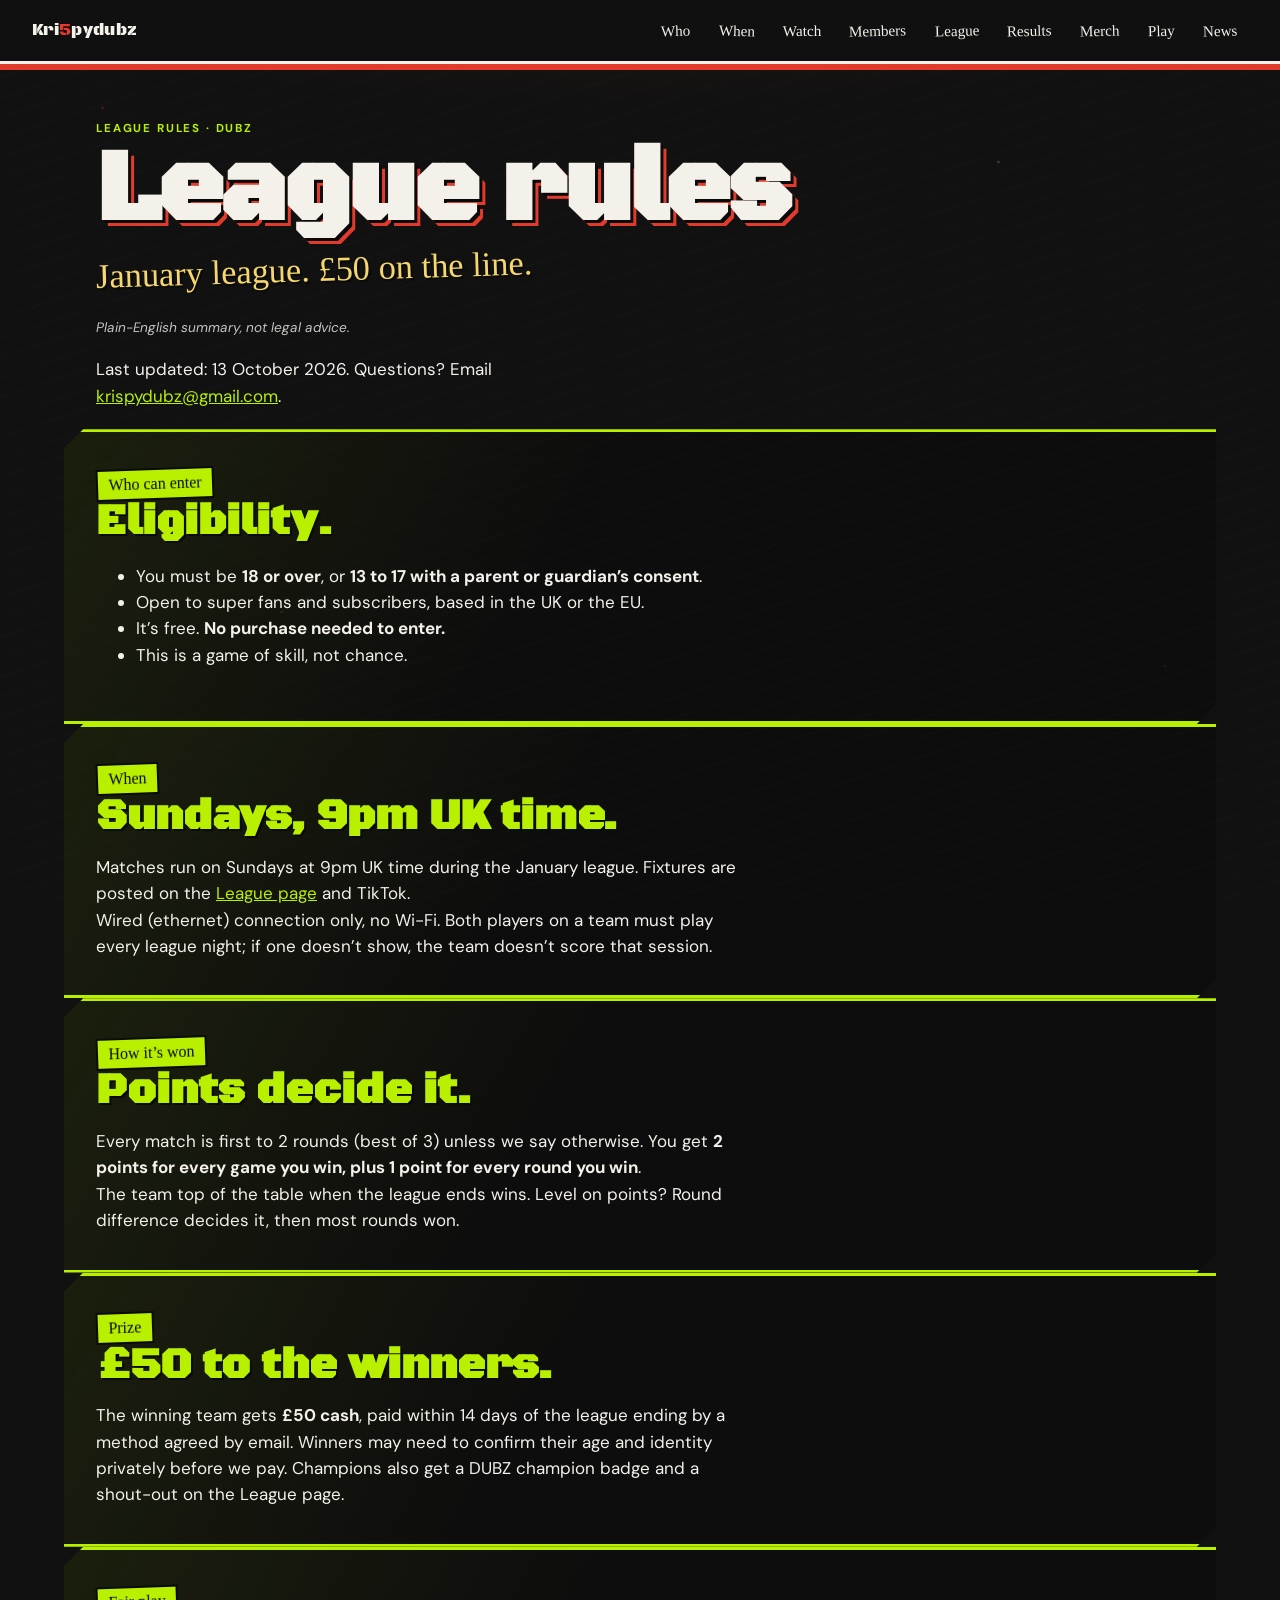
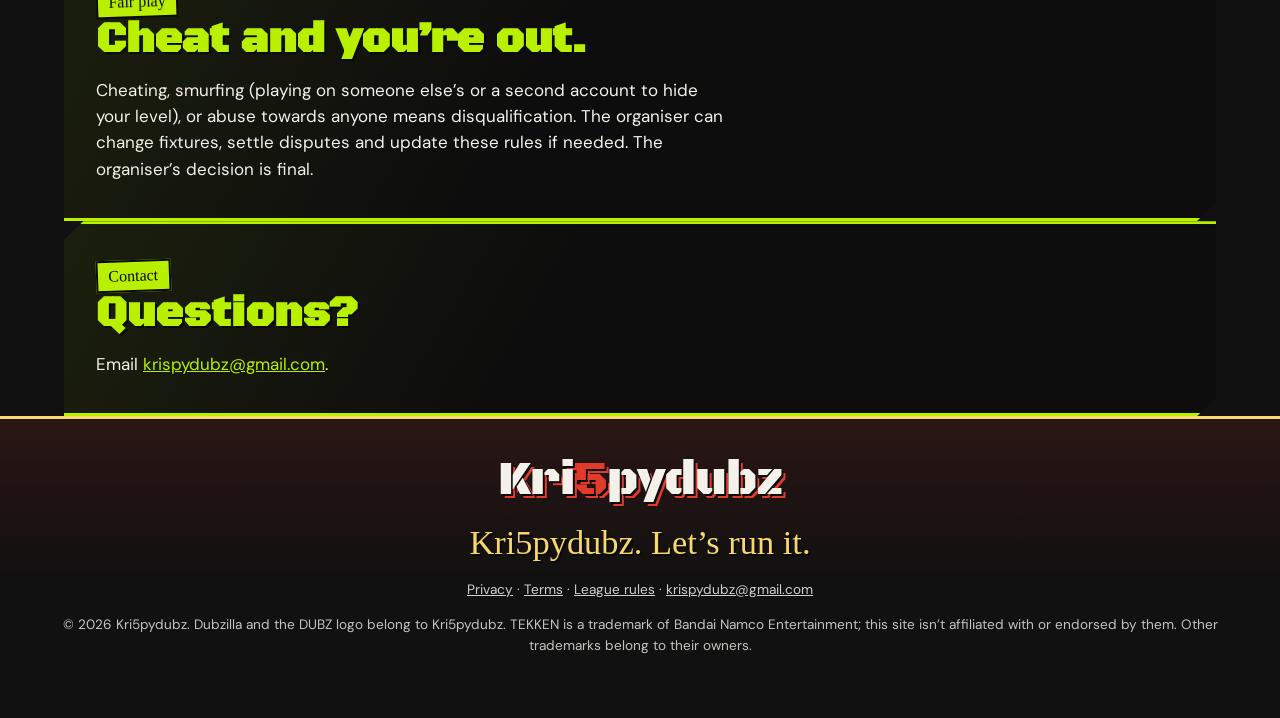
<file: league-rules.html>
<!DOCTYPE html>
<html lang="en-GB">
<head>
  <meta charset="utf-8">
  <meta name="viewport" content="width=device-width, initial-scale=1">
  <title>DUBZ Tekken League Rules | Kri5pydubz</title>
  <meta name="description" content="Official DUBZ Tekken League rules: £50 prize, Sunday 9pm UK matches, eligibility, how the winner is decided and fair play.">
  <link rel="canonical" href="https://kri5pydubz.com/league-rules">
  <meta property="og:title" content="DUBZ Tekken League Rules | Kri5pydubz">
  <meta property="og:description" content="Official DUBZ Tekken League rules: £50 prize, Sunday 9pm UK matches, eligibility, how the winner is decided and fair play.">
  <meta property="og:url" content="https://kri5pydubz.com/league-rules">
  <meta property="og:type" content="website">
  <meta property="og:site_name" content="Kri5pydubz">
  <meta property="og:image" content="https://kri5pydubz.com/assets/kri5pydubz-dubzilla-wide.jpg">
  <meta name="twitter:card" content="summary_large_image">
  <meta name="twitter:site" content="@Kri5pydubz">
  <meta name="twitter:title" content="DUBZ Tekken League Rules | Kri5pydubz">
  <meta name="twitter:description" content="Official DUBZ Tekken League rules: £50 prize, Sunday 9pm UK matches, eligibility, how the winner is decided and fair play.">
  <meta name="twitter:image" content="https://kri5pydubz.com/assets/kri5pydubz-dubzilla-wide.jpg">
  <link rel="icon" href="/favicon.ico" sizes="any">
  <link rel="icon" type="image/png" sizes="96x96" href="/favicon-96.png">
  <link rel="apple-touch-icon" sizes="180x180" href="/apple-touch-icon.png">
  <link rel="manifest" href="/site.webmanifest">
  <meta name="theme-color" content="#111111">
  <link rel="preconnect" href="https://fonts.googleapis.com">
  <link rel="preconnect" href="https://fonts.gstatic.com" crossorigin>
  <link href="https://fonts.googleapis.com/css2?family=Black+Ops+One&family=DM+Sans:ital,opsz,wght@0,9..40,400;0,9..40,600;0,9..40,700;1,9..40,400&family=Permanent+Marker&display=swap" rel="stylesheet">
  <link rel="stylesheet" href="styles.css?v=20261011c">
</head>
<body>
  <a class="skip" href="#main">Skip to content</a>

  <header class="site-header">
    <a class="brand" href="/" aria-label="Kri5pydubz home">
      Kri<span class="five">5</span>pydubz
    </a>
    <nav aria-label="Site">
      <a href="/#who">Who</a>
      <a href="/#when">When</a>
      <a href="/#watch">Watch</a>
      <a href="members">Members</a>
      <a href="league">League</a>
      <a href="results">Results</a>
      <a href="merch">Merch</a>
      <a href="play">Play</a>
      <a href="news">News</a>
    </nav>
  </header>

    <main id="main">
    <section class="hero members-hero" id="top">
      <div class="hero-copy">
        <p class="kicker">League rules · DUBZ</p>
        <h1 class="wordmark members-wordmark">League rules</h1>
        <p class="hook">January league. £50 on the line.</p>
        <p class="legal-note"><em>Plain-English summary, not legal advice.</em></p>
        <p class="lede">Last updated: 13 October 2026. Questions? Email <a href="mailto:krispydubz@gmail.com">krispydubz@gmail.com</a>.</p>
      </div>
    </section>

    <section class="who">
      <p class="section-tag">Who can enter</p>
      <h2>Eligibility.</h2>
      <ul><li>You must be <strong>18 or over</strong>, or <strong>13 to 17 with a parent or guardian’s consent</strong>.</li><li>Open to super fans and subscribers, based in the UK or the EU.</li><li>It’s free. <strong>No purchase needed to enter.</strong></li><li>This is a game of skill, not chance.</li></ul>
    </section>

    <section class="who">
      <p class="section-tag">When</p>
      <h2>Sundays, 9pm UK time.</h2>
      <p>Matches run on Sundays at 9pm UK time during the January league. Fixtures are posted on the <a href="league">League page</a> and TikTok.</p><p>Wired (ethernet) connection only, no Wi-Fi. Both players on a team must play every league night; if one doesn’t show, the team doesn’t score that session.</p>
    </section>

    <section class="who">
      <p class="section-tag">How it’s won</p>
      <h2>Points decide it.</h2>
      <!-- NEEDS USER CONFIRMATION: winner = top of the table at the end of the league (no playoff final) -->
      <p>Every match is first to 2 rounds (best of 3) unless we say otherwise. You get <strong>2 points for every game you win, plus 1 point for every round you win</strong>.</p><p>The team top of the table when the league ends wins. Level on points? Round difference decides it, then most rounds won.</p>
    </section>

    <section class="who">
      <p class="section-tag">Prize</p>
      <h2>£50 to the winners.</h2>
      <p>The winning team gets <strong>£50 cash</strong>, paid within 14 days of the league ending by a method agreed by email. Winners may need to confirm their age and identity privately before we pay. Champions also get a DUBZ champion badge and a shout-out on the League page.</p>
    </section>

    <section class="who">
      <p class="section-tag">Fair play</p>
      <h2>Cheat and you’re out.</h2>
      <p>Cheating, smurfing (playing on someone else’s or a second account to hide your level), or abuse towards anyone means disqualification. The organiser can change fixtures, settle disputes and update these rules if needed. The organiser’s decision is final.</p>
    </section>

    <section class="who">
      <p class="section-tag">Contact</p>
      <h2>Questions?</h2>
      <p>Email <a href="mailto:krispydubz@gmail.com">krispydubz@gmail.com</a>.</p>
    </section>
  </main>

  <footer class="site-footer">
    <p class="wordmark wordmark-foot">Kri<span class="five">5</span>pydubz</p>
    <p class="hook">Kri5pydubz. Let’s run it.</p>
    <p class="legal-links"><a href="privacy">Privacy</a> · <a href="terms">Terms</a> · <a href="league-rules">League rules</a> · <a href="mailto:krispydubz@gmail.com">krispydubz@gmail.com</a></p>
    <p class="legal-note">© 2026 Kri5pydubz. Dubzilla and the DUBZ logo belong to Kri5pydubz. TEKKEN is a trademark of Bandai Namco Entertainment; this site isn’t affiliated with or endorsed by them. Other trademarks belong to their owners.</p>
  </footer>
<script data-goatcounter="https://kri5pydubz.goatcounter.com/count" async src="//gc.zgo.at/count.js"></script>
</body>
</html>
</file>
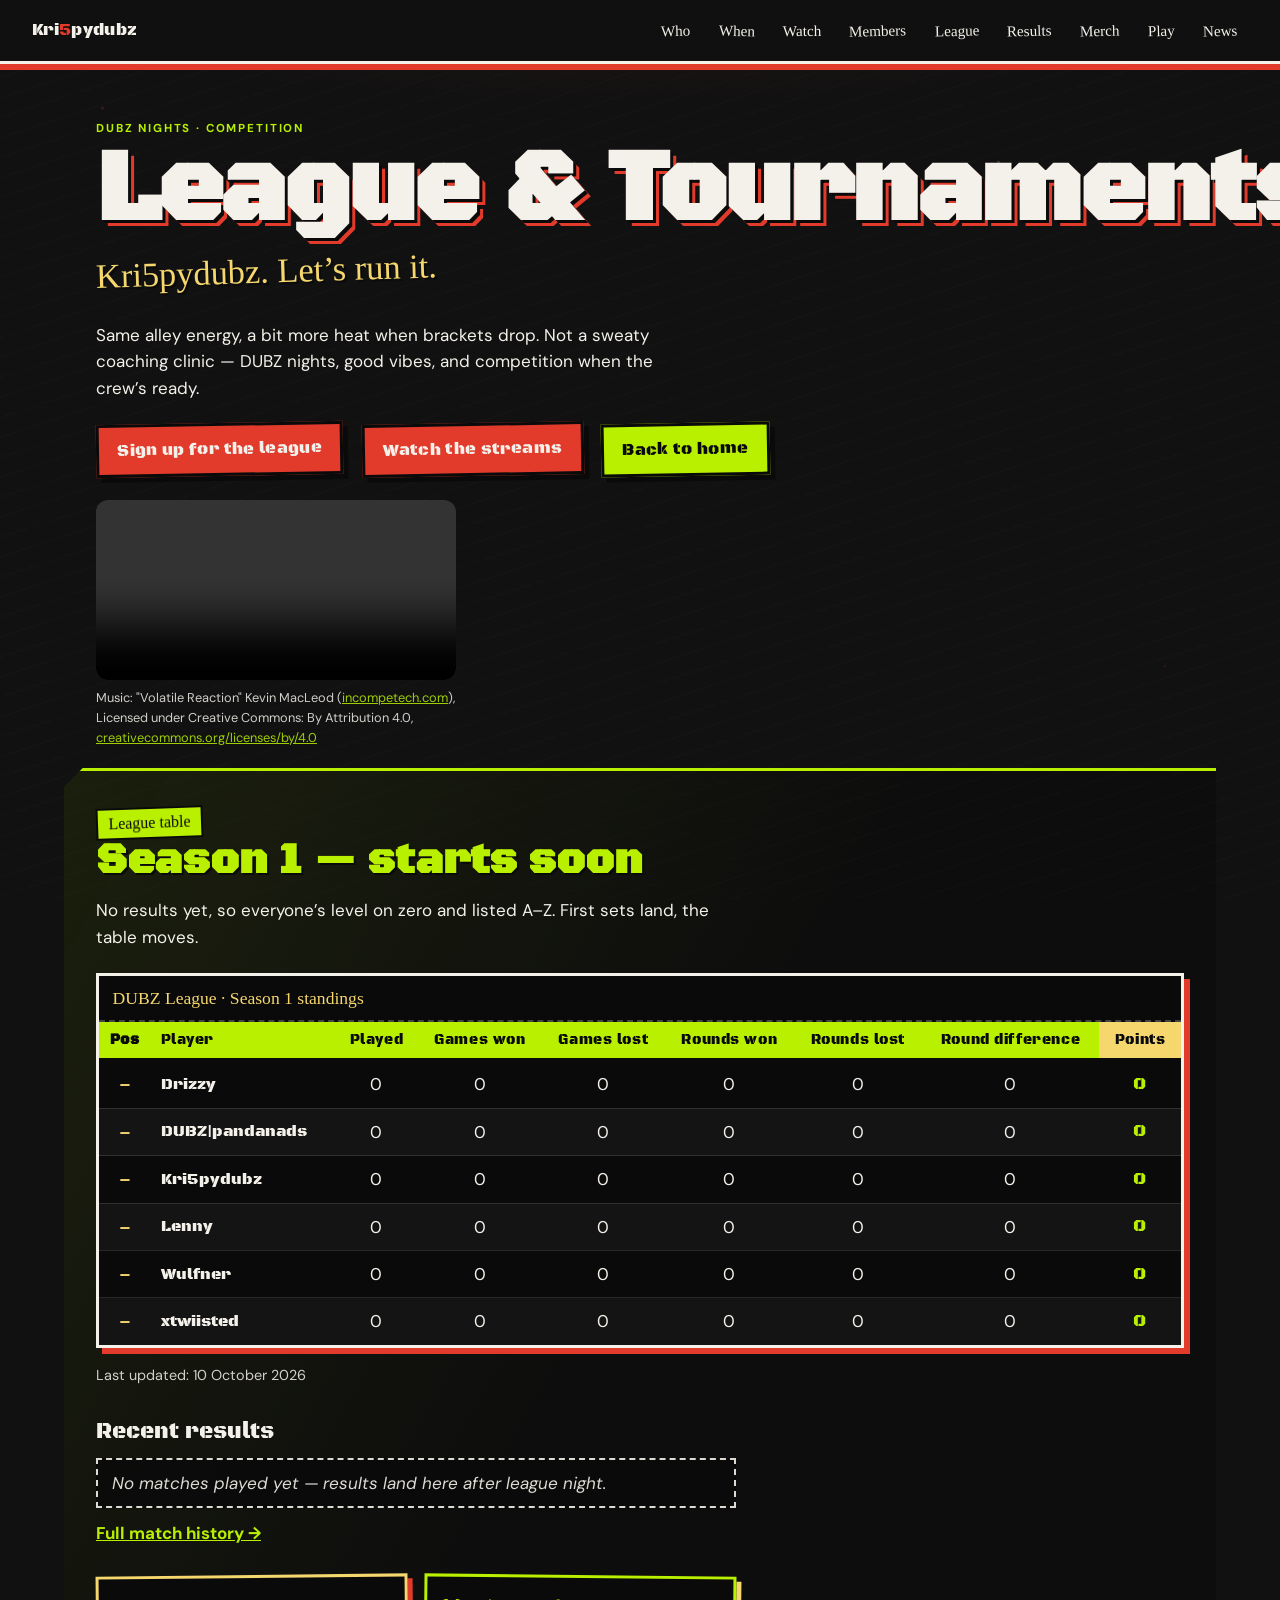
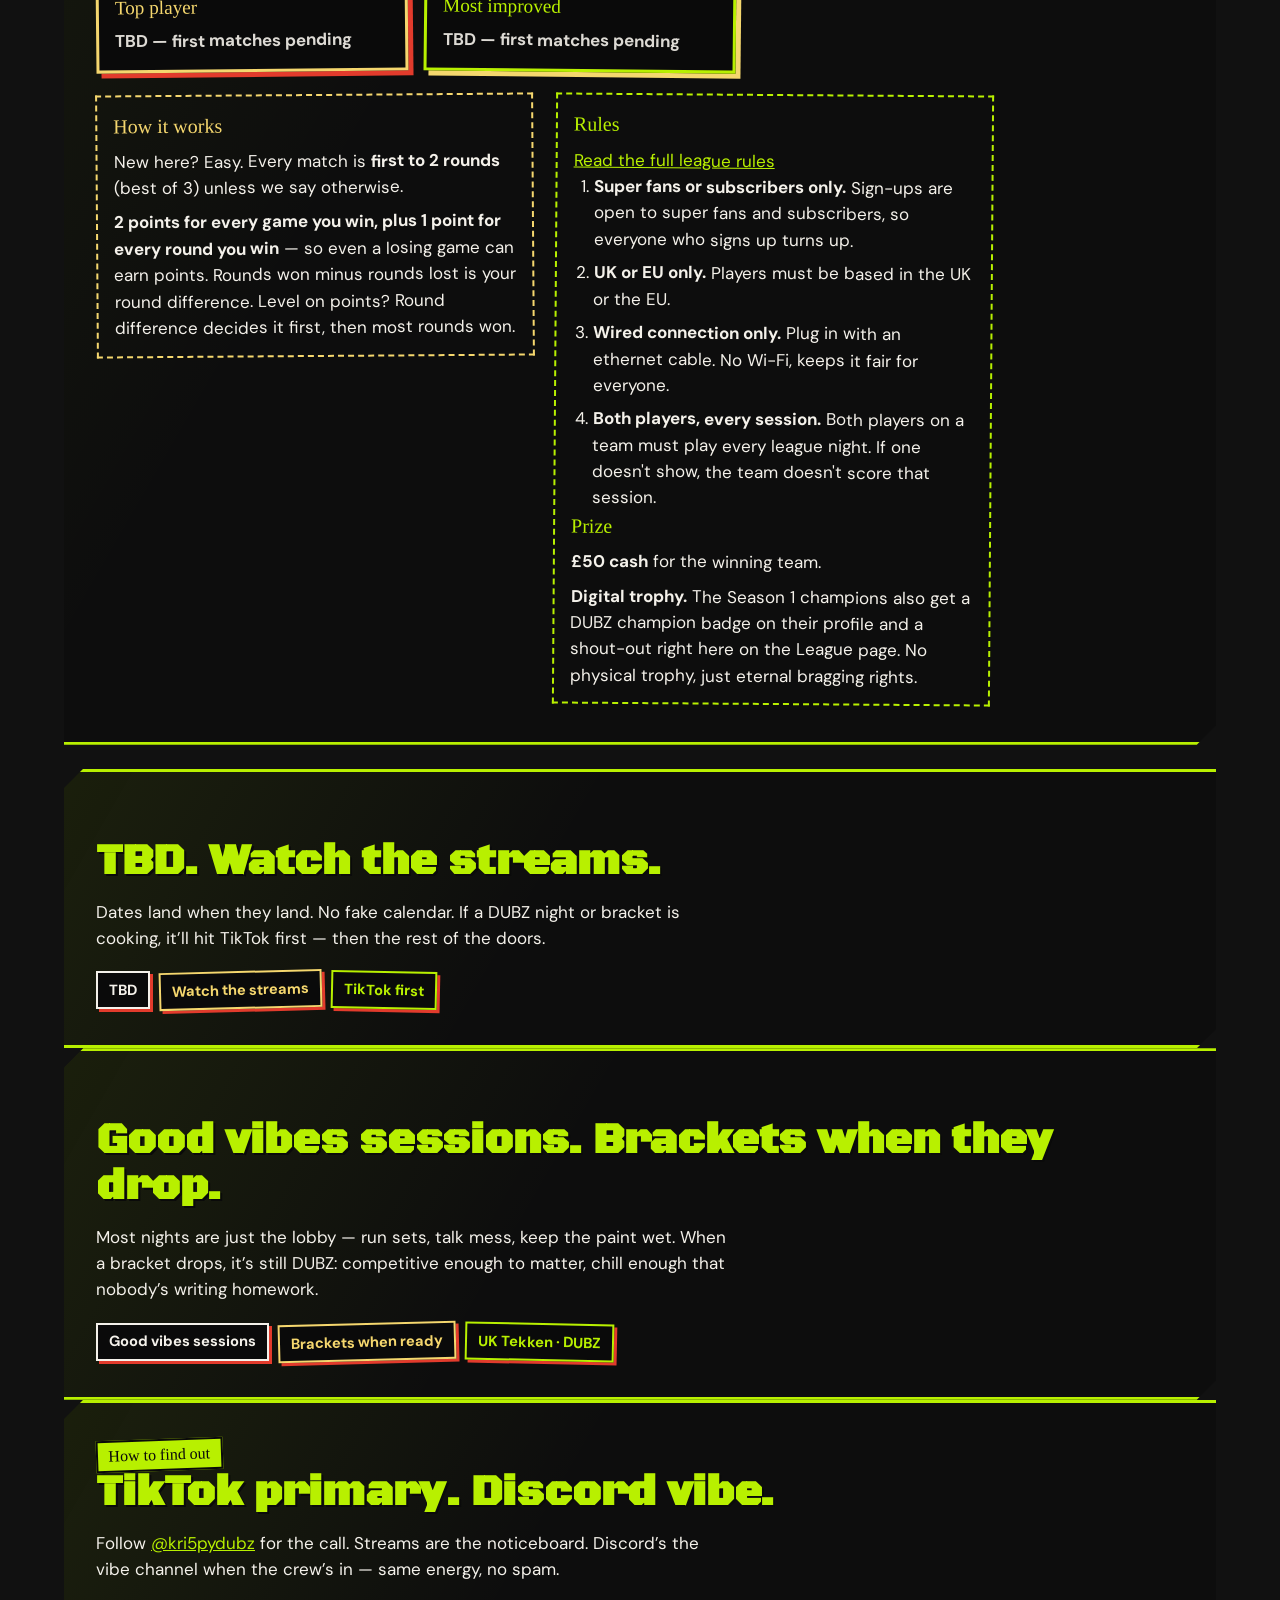
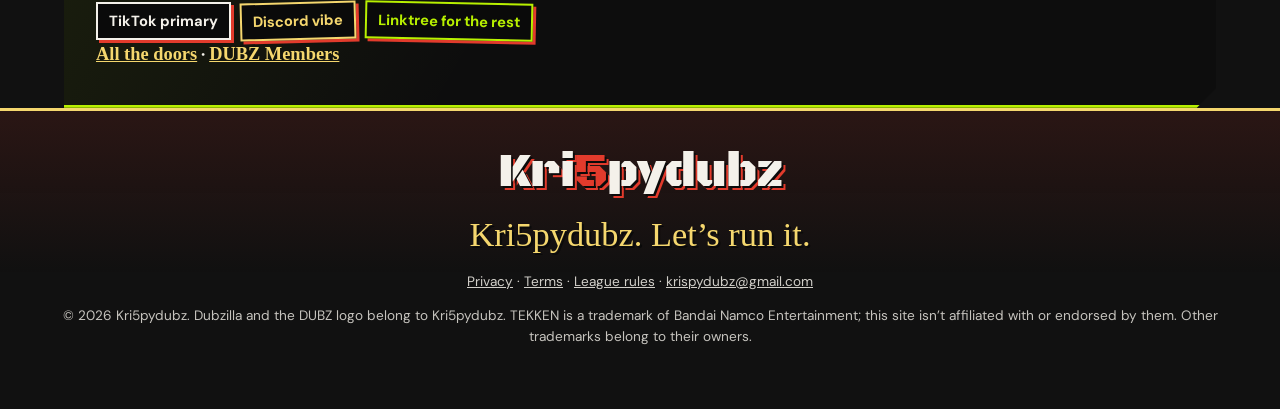
<file: league.html>
<!DOCTYPE html>
<html lang="en-GB">
<head>
  <meta charset="utf-8">
  <meta name="viewport" content="width=device-width, initial-scale=1">
  <title>UK Tekken 8 League &amp; Tournaments | DUBZ</title>
  <meta name="description" content="Join DUBZ League, a UK Tekken 8 league with tournaments and Sunday match nights from Kri5pydubz. Sign up and run it.">
  <link rel="canonical" href="https://kri5pydubz.com/league">
  <meta property="og:title" content="UK Tekken 8 League &amp; Tournaments | DUBZ">
  <meta property="og:description" content="Join DUBZ League, a UK Tekken 8 league with tournaments and Sunday match nights from Kri5pydubz. Sign up and run it.">
  <meta property="og:url" content="https://kri5pydubz.com/league">
  <meta property="og:type" content="website">
  <meta property="og:site_name" content="Kri5pydubz">
  <meta property="og:image" content="https://kri5pydubz.com/assets/kri5pydubz-dubzilla-wide.jpg">
  <meta name="twitter:card" content="summary_large_image">
  <meta name="twitter:site" content="@Kri5pydubz">
  <meta name="twitter:title" content="UK Tekken 8 League &amp; Tournaments | DUBZ">
  <meta name="twitter:description" content="Join DUBZ League, a UK Tekken 8 league with tournaments and Sunday match nights from Kri5pydubz. Sign up and run it.">
  <meta name="twitter:image" content="https://kri5pydubz.com/assets/kri5pydubz-dubzilla-wide.jpg">
  <link rel="icon" href="/favicon.ico" sizes="any">
  <link rel="icon" type="image/png" sizes="96x96" href="/favicon-96.png">
  <link rel="apple-touch-icon" sizes="180x180" href="/apple-touch-icon.png">
  <link rel="manifest" href="/site.webmanifest">
  <meta name="theme-color" content="#111111">
  <link rel="preconnect" href="https://fonts.googleapis.com">
  <link rel="preconnect" href="https://fonts.gstatic.com" crossorigin>
  <link href="https://fonts.googleapis.com/css2?family=Black+Ops+One&family=DM+Sans:ital,opsz,wght@0,9..40,400;0,9..40,600;0,9..40,700;1,9..40,400&family=Permanent+Marker&display=swap" rel="stylesheet">
  <link rel="stylesheet" href="styles.css?v=20261011c">
</head>
<body>
  <a class="skip" href="#main">Skip to content</a>

  <header class="site-header">
    <a class="brand" href="/" aria-label="Kri5pydubz home">
      Kri<span class="five">5</span>pydubz
    </a>
    <nav aria-label="Site">
      <a href="/#who">Who</a>
      <a href="/#when">When</a>
      <a href="/#watch">Watch</a>
      <a href="members">Members</a>
      <a href="league">League</a>
      <a href="results">Results</a>
      <a href="merch">Merch</a>
      <a href="play">Play</a>
      <a href="news">News</a>
    </nav>
  </header>

  <main id="main">
    <section class="hero members-hero" id="top">
      <div class="hero-copy">
        <p class="kicker">DUBZ nights · competition</p>
        <h1 class="wordmark members-wordmark">League &amp; Tournaments</h1>
        <p class="hook">Kri5pydubz. Let’s run it.</p>
        <p class="lede">Same alley energy, a bit more heat when brackets drop. Not a sweaty coaching clinic — DUBZ nights, good vibes, and competition when the crew’s ready.</p>
        <div class="hero-actions">
          <a class="btn btn-primary" href="https://docs.google.com/forms/d/e/1FAIpQLSd04MdZhe_pYAEOggm8yy3uiBy4fj-mguGK4nzA6PN5o5TBxw/viewform" target="_blank" rel="noopener">Sign up for the league</a>
          <a class="btn btn-primary" href="https://www.tiktok.com/@kri5pydubz">Watch the streams</a>
          <a class="btn btn-ghost" href="/">Back to home</a>
        </div>
        <figure class="league-promo" style="margin:1.5rem 0 0;max-width:360px;">
          <video src="assets/league-promo.mp4" playsinline muted autoplay loop controls preload="metadata" width="720" height="1280" style="display:block;width:100%;height:auto;border-radius:12px;" aria-label="DUBZ Tekken league promo"></video>
          <figcaption style="font-size:0.8rem;margin-top:0.5rem;opacity:0.85;">Music: "Volatile Reaction" Kevin MacLeod (<a href="https://incompetech.com">incompetech.com</a>), Licensed under Creative Commons: By Attribution 4.0, <a href="https://creativecommons.org/licenses/by/4.0/" target="_blank" rel="noopener">creativecommons.org/licenses/by/4.0</a></figcaption>
        </figure>
      </div>
    </section>

    <section class="who league" id="table">
      <p class="section-tag">League table</p>
      <h2 id="league-status">Season 1 — starts soon</h2>
      <p>No results yet, so everyone’s level on zero and listed A–Z. First sets land, the table moves.</p>
      <div class="league-scroll" role="region" aria-labelledby="league-caption" tabindex="0">
        <table class="league-table">
          <caption id="league-caption">DUBZ League · Season 1 standings</caption>
          <thead>
            <tr>
              <th scope="col" class="lt-pos">Pos</th>
              <th scope="col" class="lt-player">Player</th>
              <th scope="col">Played</th>
              <th scope="col">Games won</th>
              <th scope="col">Games lost</th>
              <th scope="col">Rounds won</th>
              <th scope="col">Rounds lost</th>
              <th scope="col">Round difference</th>
              <th scope="col" class="lt-pts">Points</th>
            </tr>
          </thead>
          <tbody id="league-body">
            <tr><td class="lt-pos">–</td><th scope="row" class="lt-player">Drizzy</th><td>0</td><td>0</td><td>0</td><td>0</td><td>0</td><td>0</td><td class="lt-pts">0</td></tr>
            <tr><td class="lt-pos">–</td><th scope="row" class="lt-player">DUBZ|pandanads</th><td>0</td><td>0</td><td>0</td><td>0</td><td>0</td><td>0</td><td class="lt-pts">0</td></tr>
            <tr><td class="lt-pos">–</td><th scope="row" class="lt-player">Kri5pydubz</th><td>0</td><td>0</td><td>0</td><td>0</td><td>0</td><td>0</td><td class="lt-pts">0</td></tr>
            <tr><td class="lt-pos">–</td><th scope="row" class="lt-player">Lenny</th><td>0</td><td>0</td><td>0</td><td>0</td><td>0</td><td>0</td><td class="lt-pts">0</td></tr>
            <tr><td class="lt-pos">–</td><th scope="row" class="lt-player">Wulfner</th><td>0</td><td>0</td><td>0</td><td>0</td><td>0</td><td>0</td><td class="lt-pts">0</td></tr>
            <tr><td class="lt-pos">–</td><th scope="row" class="lt-player">xtwiisted</th><td>0</td><td>0</td><td>0</td><td>0</td><td>0</td><td>0</td><td class="lt-pts">0</td></tr>
          </tbody>
        </table>
      </div>
      <p class="league-swipe" aria-hidden="true">Swipe the table for all columns →</p>
      <p class="league-updated" id="league-updated">Last updated: <time datetime="2026-10-10">10 October 2026</time></p>
      <section class="league-results" aria-labelledby="results-title">
        <h3 id="results-title">Recent results</h3>
        <ul class="results-feed" id="league-results">
          <li class="results-empty">No matches played yet — results land here after league night.</li>
        </ul>
        <p class="results-more"><a href="results">Full match history →</a></p>
      </section>

      <div class="spotlight">
        <article class="spot-card">
          <h3>Top player</h3>
          <p id="spot-top"><span class="spot-tbd">TBD — first matches pending</span></p>
        </article>
        <article class="spot-card spot-card--alt">
          <h3>Most improved</h3>
          <p id="spot-improved"><span class="spot-tbd">TBD — first matches pending</span></p>
        </article>
      </div>

      <div class="league-info">
        <div class="league-how">
          <h3>How it works</h3>
          <p>New here? Easy. Every match is <strong>first to 2 rounds</strong> (best of 3) unless we say otherwise.</p>
          <p><strong>2 points for every game you win, plus 1 point for every round you win</strong> — so even a losing game can earn points. Rounds won minus rounds lost is your round difference. Level on points? Round difference decides it first, then most rounds won.</p>
        </div>
        <div class="league-how league-rules">
          <h3>Rules</h3>
          <p><a href="league-rules">Read the full league rules</a></p>
          <ol>
            <li><strong>Super fans or subscribers only.</strong> Sign-ups are open to super fans and subscribers, so everyone who signs up turns up.</li>
            <li><strong>UK or EU only.</strong> Players must be based in the UK or the EU.</li>
            <li><strong>Wired connection only.</strong> Plug in with an ethernet cable. No Wi-Fi, keeps it fair for everyone.</li>
            <li><strong>Both players, every session.</strong> Both players on a team must play every league night. If one doesn't show, the team doesn't score that session.</li>
          </ol>
          <h3>Prize</h3>
          <p><strong>£50 cash</strong> for the winning team.</p>
          <p><strong>Digital trophy.</strong> The Season 1 champions also get a DUBZ champion badge on their profile and a shout-out right here on the League page. No physical trophy, just eternal bragging rights.</p>
        </div>
      </div>
    </section>

    <section class="who" id="upcoming">
      <p class="section-tag">Upcoming</p>
      <h2>TBD. Watch the streams.</h2>
      <p>Dates land when they land. No fake calendar. If a DUBZ night or bracket is cooking, it’ll hit TikTok first — then the rest of the doors.</p>
      <ul class="pills">
        <li>TBD</li>
        <li>Watch the streams</li>
        <li>TikTok first</li>
      </ul>
    </section>

    <section class="who" id="formats">
      <p class="section-tag">Formats</p>
      <h2>Good vibes sessions. Brackets when they drop.</h2>
      <p>Most nights are just the lobby — run sets, talk mess, keep the paint wet. When a bracket drops, it’s still DUBZ: competitive enough to matter, chill enough that nobody’s writing homework.</p>
      <ul class="pills">
        <li>Good vibes sessions</li>
        <li>Brackets when ready</li>
        <li>UK Tekken · DUBZ</li>
      </ul>
    </section>

    <section class="who" id="find-out">
      <p class="section-tag">How to find out</p>
      <h2>TikTok primary. Discord vibe.</h2>
      <p>Follow <a href="https://www.tiktok.com/@kri5pydubz">@kri5pydubz</a> for the call. Streams are the noticeboard. Discord’s the vibe channel when the crew’s in — same energy, no spam.</p>
      <ul class="pills">
        <li>TikTok primary</li>
        <li>Discord vibe</li>
        <li>Linktree for the rest</li>
      </ul>
      <p class="crew-jump"><a href="https://linktr.ee/kri5pydubz">All the doors</a> · <a href="members">DUBZ Members</a></p>
    </section>
  </main>

  <footer class="site-footer">
    <p class="wordmark wordmark-foot">Kri<span class="five">5</span>pydubz</p>
    <p class="hook">Kri5pydubz. Let’s run it.</p>
    <p class="legal-links"><a href="privacy">Privacy</a> · <a href="terms">Terms</a> · <a href="league-rules">League rules</a> · <a href="mailto:krispydubz@gmail.com">krispydubz@gmail.com</a></p>
    <p class="legal-note">© 2026 Kri5pydubz. Dubzilla and the DUBZ logo belong to Kri5pydubz. TEKKEN is a trademark of Bandai Namco Entertainment; this site isn’t affiliated with or endorsed by them. Other trademarks belong to their owners.</p>
  </footer>

  <script src="script.js?v=20260908b"></script>
  <script src="assets/league.js?v=20261010c"></script>
<script data-goatcounter="https://kri5pydubz.goatcounter.com/count" async src="//gc.zgo.at/count.js"></script>
</body>
</html>
</file>
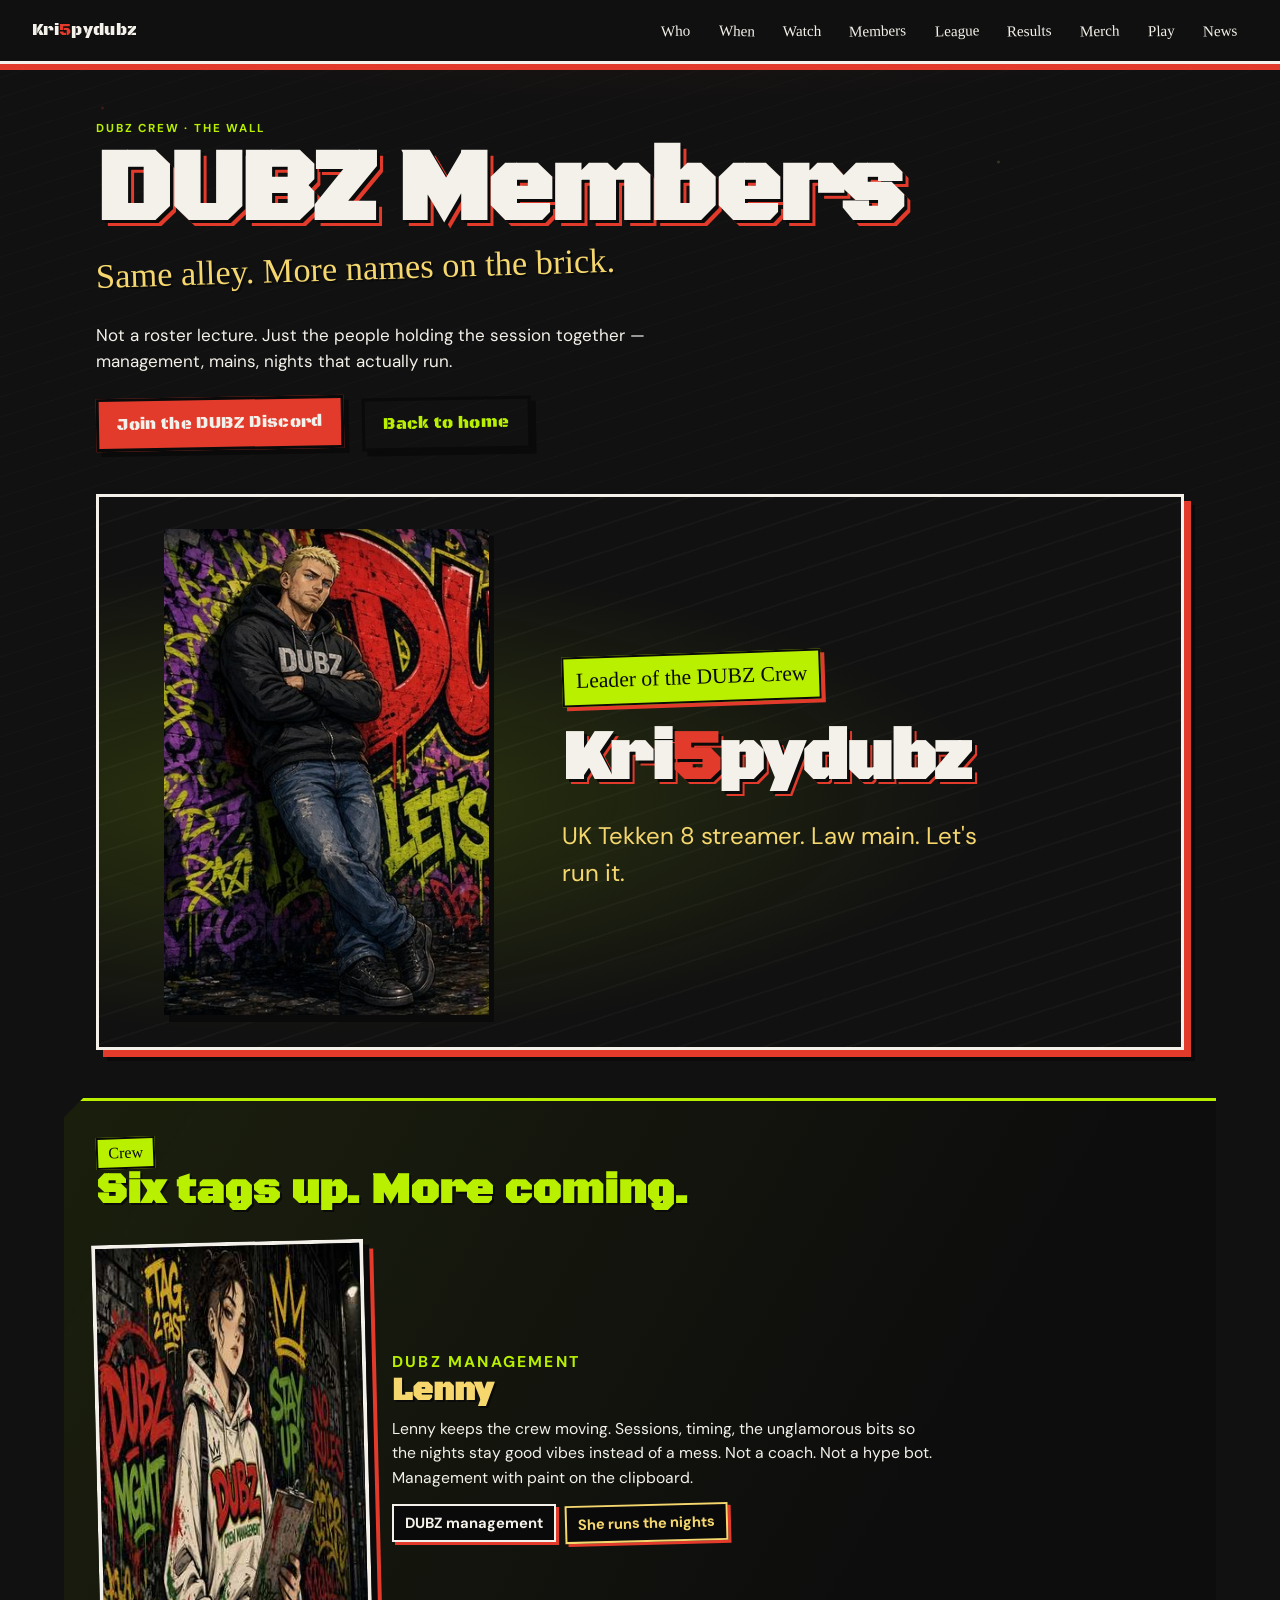
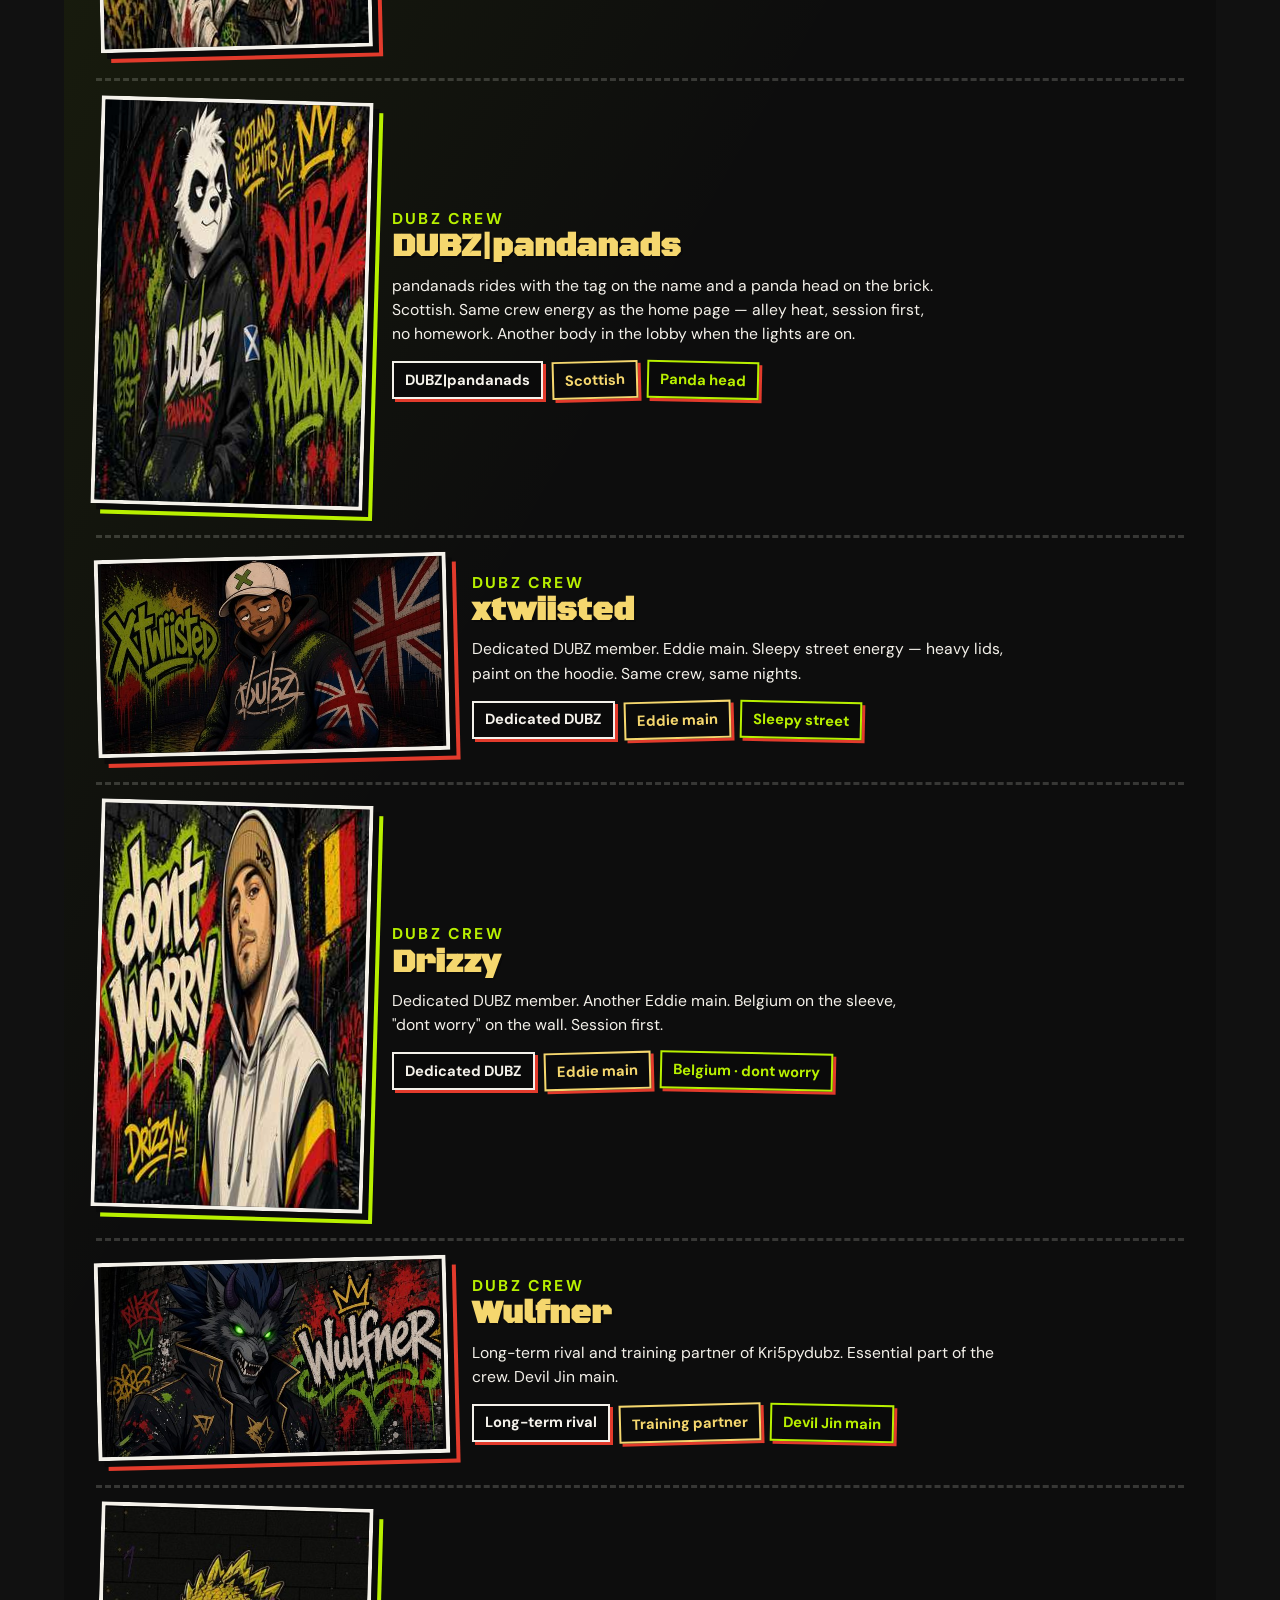
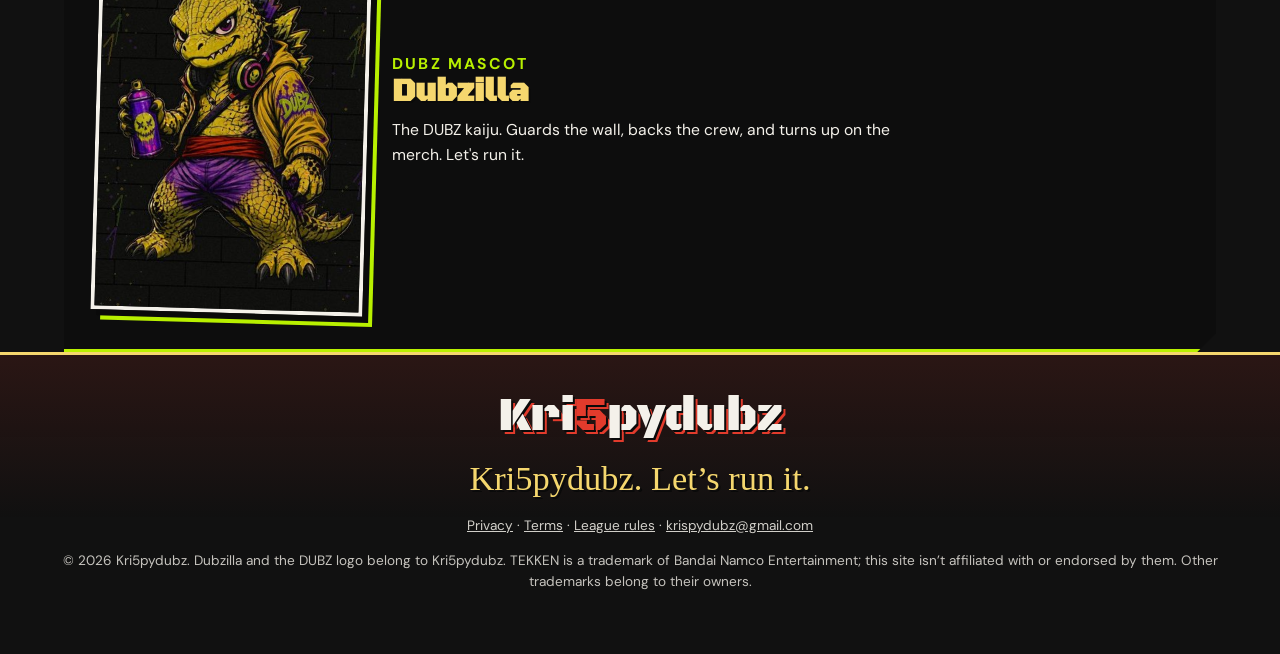
<file: members.html>
<!DOCTYPE html>
<html lang="en-GB">
<head>
  <meta charset="utf-8">
  <meta name="viewport" content="width=device-width, initial-scale=1">
  <title>DUBZ Crew Members | Kri5pydubz Tekken 8</title>
  <meta name="description" content="Meet the DUBZ crew, the people behind Kri5pydubz and its UK Tekken 8 community. Find the team and join the Discord.">
  <link rel="canonical" href="https://kri5pydubz.com/members">
  <meta property="og:title" content="DUBZ Crew Members | Kri5pydubz Tekken 8">
  <meta property="og:description" content="Meet the DUBZ crew, the people behind Kri5pydubz and its UK Tekken 8 community. Find the team and join the Discord.">
  <meta property="og:url" content="https://kri5pydubz.com/members">
  <meta property="og:type" content="website">
  <meta property="og:site_name" content="Kri5pydubz">
  <meta property="og:image" content="https://kri5pydubz.com/assets/kri5pydubz-dubzilla-wide.jpg">
  <meta name="twitter:card" content="summary_large_image">
  <meta name="twitter:site" content="@Kri5pydubz">
  <meta name="twitter:title" content="DUBZ Crew Members | Kri5pydubz Tekken 8">
  <meta name="twitter:description" content="Meet the DUBZ crew, the people behind Kri5pydubz and its UK Tekken 8 community. Find the team and join the Discord.">
  <meta name="twitter:image" content="https://kri5pydubz.com/assets/kri5pydubz-dubzilla-wide.jpg">
  <link rel="icon" href="/favicon.ico" sizes="any">
  <link rel="icon" type="image/png" sizes="96x96" href="/favicon-96.png">
  <link rel="apple-touch-icon" sizes="180x180" href="/apple-touch-icon.png">
  <link rel="manifest" href="/site.webmanifest">
  <meta name="theme-color" content="#111111">
  <link rel="preconnect" href="https://fonts.googleapis.com">
  <link rel="preconnect" href="https://fonts.gstatic.com" crossorigin>
  <link href="https://fonts.googleapis.com/css2?family=Black+Ops+One&family=DM+Sans:ital,opsz,wght@0,9..40,400;0,9..40,600;0,9..40,700;1,9..40,400&family=Permanent+Marker&display=swap" rel="stylesheet">
  <link rel="stylesheet" href="styles.css?v=20261014a">
</head>
<body>
  <a class="skip" href="#main">Skip to content</a>

  <header class="site-header">
    <a class="brand" href="/" aria-label="Kri5pydubz home">
      Kri<span class="five">5</span>pydubz
    </a>
    <nav aria-label="Site">
      <a href="/#who">Who</a>
      <a href="/#when">When</a>
      <a href="/#watch">Watch</a>
      <a href="members">Members</a>
      <a href="league">League</a>
      <a href="results">Results</a>
      <a href="merch">Merch</a>
      <a href="play">Play</a>
      <a href="news">News</a>
    </nav>
  </header>

  <main id="main">
    <section class="hero members-hero" id="top">
      <div class="hero-copy">
        <p class="kicker">DUBZ crew · the wall</p>
        <h1 class="wordmark members-wordmark">DUBZ Members</h1>
        <p class="hook">Same alley. More names on the brick.</p>
        <p class="lede">Not a roster lecture. Just the people holding the session together — management, mains, nights that actually run.</p>
        <div class="hero-actions">
          <a class="btn btn-primary" href="https://discord.gg/ggPTmTGKsY" target="_blank" rel="noopener">Join the DUBZ Discord</a>
          <a class="btn" href="/">Back to home</a>
        </div>
      </div>
    </section>

    <section class="crew-leader" aria-labelledby="leader-name">
      <div class="crew-leader-art">
        <img src="assets/kri5pydubz-member.jpg" width="360" height="540" alt="Graffiti portrait of Kri5pydubz, leader of the DUBZ crew.">
      </div>
      <div class="crew-leader-copy">
        <p class="crew-leader-tag">Leader of the DUBZ Crew</p>
        <h2 id="leader-name">Kri<span class="five">5</span>pydubz</h2>
        <p class="crew-leader-line">UK Tekken 8 streamer. Law main. Let's run it.</p>
      </div>
    </section>

    <section class="who members-list" id="crew">
      <p class="section-tag">Crew</p>
      <h2>Six tags up. More coming.</h2>

      <article class="member">
        <figure class="member-art">
          <img data-parts="assets/lenny" data-part-count="5" width="360" height="540" alt="Graffiti portrait of Lenny, DUBZ management.">
        </figure>
        <div class="member-copy">
          <p class="member-role">DUBZ management</p>
          <h3>Lenny</h3>
          <p>Lenny keeps the crew moving. Sessions, timing, the unglamorous bits so the nights stay good vibes instead of a mess. Not a coach. Not a hype bot. Management with paint on the clipboard.</p>
          <ul class="pills">
            <li>DUBZ management</li>
            <li>She runs the nights</li>
          </ul>
        </div>
      </article>

      <article class="member">
        <figure class="member-art">
          <img data-parts="assets/pandanads" data-part-count="5" width="360" height="540" alt="Graffiti portrait of DUBZ|pandanads with a panda head, Scottish crew.">
        </figure>
        <div class="member-copy">
          <p class="member-role">DUBZ crew</p>
          <h3>DUBZ|pandanads</h3>
          <p>pandanads rides with the tag on the name and a panda head on the brick. Scottish. Same crew energy as the home page — alley heat, session first, no homework. Another body in the lobby when the lights are on.</p>
          <ul class="pills">
            <li>DUBZ|pandanads</li>
            <li>Scottish</li>
            <li>Panda head</li>
          </ul>
        </div>
      </article>

      <article class="member">
        <figure class="member-art member-art--wide">
          <img data-parts="assets/xtwiisted" data-part-count="11" width="640" height="360" alt="Graffiti portrait of xtwiisted, dedicated DUBZ Eddie main.">
        </figure>
        <div class="member-copy">
          <p class="member-role">DUBZ crew</p>
          <h3>xtwiisted</h3>
          <p>Dedicated DUBZ member. Eddie main. Sleepy street energy — heavy lids, paint on the hoodie. Same crew, same nights.</p>
          <ul class="pills">
            <li>Dedicated DUBZ</li>
            <li>Eddie main</li>
            <li>Sleepy street</li>
          </ul>
        </div>
      </article>

      <article class="member">
        <figure class="member-art">
          <img data-parts="assets/drizzy" data-part-count="5" width="360" height="540" alt="Graffiti portrait of Drizzy, dedicated DUBZ Eddie main from Belgium.">
        </figure>
        <div class="member-copy">
          <p class="member-role">DUBZ crew</p>
          <h3>Drizzy</h3>
          <p>Dedicated DUBZ member. Another Eddie main. Belgium on the sleeve, "dont worry" on the wall. Session first.</p>
          <ul class="pills">
            <li>Dedicated DUBZ</li>
            <li>Eddie main</li>
            <li>Belgium · dont worry</li>
          </ul>
        </div>
      </article>

      <article class="member">
        <figure class="member-art member-art--wide">
          <img data-parts="assets/wulfner" data-part-count="13" width="640" height="360" alt="Graffiti portrait of Wulfner, DUBZ crew, Devil Jin main.">
        </figure>
        <div class="member-copy">
          <p class="member-role">DUBZ crew</p>
          <h3>Wulfner</h3>
          <p>Long-term rival and training partner of Kri5pydubz. Essential part of the crew. Devil Jin main.</p>
          <ul class="pills">
            <li>Long-term rival</li>
            <li>Training partner</li>
            <li>Devil Jin main</li>
          </ul>
        </div>
      </article>
      <article class="member">
        <figure class="member-art">
          <img src="assets/dubzilla-member.jpg" width="360" height="540" alt="Graffiti portrait of Dubzilla, the DUBZ kaiju mascot.">
        </figure>
        <div class="member-copy">
          <p class="member-role">DUBZ mascot</p>
          <h3>Dubzilla</h3>
          <p>The DUBZ kaiju. Guards the wall, backs the crew, and turns up on the merch. Let's run it.</p>
        </div>
      </article>
    </section>
  </main>

  <footer class="site-footer">
    <p class="wordmark wordmark-foot">Kri<span class="five">5</span>pydubz</p>
    <p class="hook">Kri5pydubz. Let’s run it.</p>
    <p class="legal-links"><a href="privacy">Privacy</a> · <a href="terms">Terms</a> · <a href="league-rules">League rules</a> · <a href="mailto:krispydubz@gmail.com">krispydubz@gmail.com</a></p>
    <p class="legal-note">© 2026 Kri5pydubz. Dubzilla and the DUBZ logo belong to Kri5pydubz. TEKKEN is a trademark of Bandai Namco Entertainment; this site isn’t affiliated with or endorsed by them. Other trademarks belong to their owners.</p>
  </footer>

  <script src="script.js?v=20260908b"></script>
<script data-goatcounter="https://kri5pydubz.goatcounter.com/count" async src="//gc.zgo.at/count.js"></script>
</body>
</html>
</file>
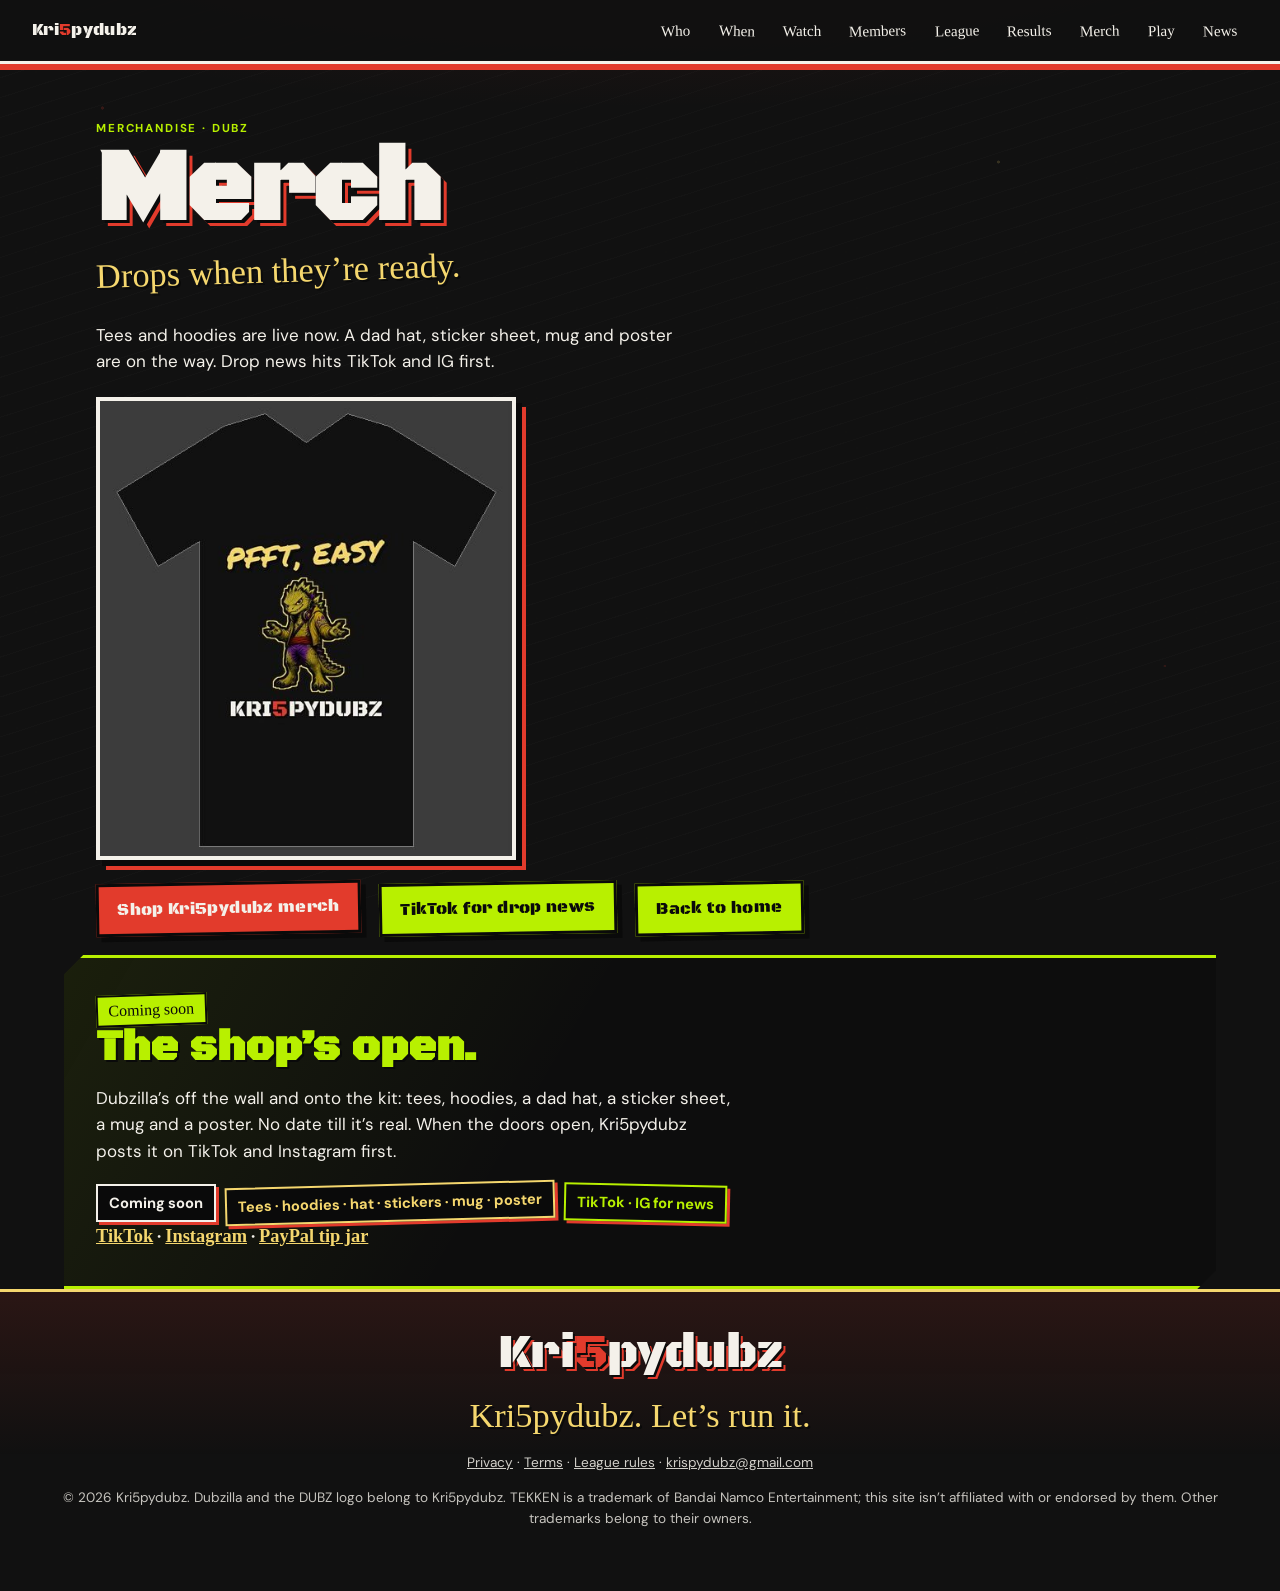
<file: merch.html>
<!DOCTYPE html>
<html lang="en-GB">
<head>
  <meta charset="utf-8">
  <meta name="viewport" content="width=device-width, initial-scale=1">
  <title>DUBZ Merch | Kri5pydubz &amp; Dubzilla Tees</title>
  <meta name="description" content="Shop DUBZ merch from Kri5pydubz, including Dubzilla tees and hoodies. Get updates on new drops from the crew.">
  <link rel="canonical" href="https://kri5pydubz.com/merch">
  <meta property="og:title" content="DUBZ Merch | Kri5pydubz &amp; Dubzilla Tees">
  <meta property="og:description" content="Shop DUBZ merch from Kri5pydubz, including Dubzilla tees and hoodies. Get updates on new drops from the crew.">
  <meta property="og:url" content="https://kri5pydubz.com/merch">
  <meta property="og:type" content="website">
  <meta property="og:site_name" content="Kri5pydubz">
  <meta property="og:image" content="https://kri5pydubz.com/assets/merch-preview.jpg">
  <meta name="twitter:card" content="summary_large_image">
  <meta name="twitter:site" content="@Kri5pydubz">
  <meta name="twitter:title" content="DUBZ Merch | Kri5pydubz &amp; Dubzilla Tees">
  <meta name="twitter:description" content="Shop DUBZ merch from Kri5pydubz, including Dubzilla tees and hoodies. Get updates on new drops from the crew.">
  <meta name="twitter:image" content="https://kri5pydubz.com/assets/merch-preview.jpg">
  <link rel="icon" href="/favicon.ico" sizes="any">
  <link rel="icon" type="image/png" sizes="96x96" href="/favicon-96.png">
  <link rel="apple-touch-icon" sizes="180x180" href="/apple-touch-icon.png">
  <link rel="manifest" href="/site.webmanifest">
  <meta name="theme-color" content="#111111">
  <link rel="preconnect" href="https://fonts.googleapis.com">
  <link rel="preconnect" href="https://fonts.gstatic.com" crossorigin>
  <link href="https://fonts.googleapis.com/css2?family=Black+Ops+One&family=DM+Sans:ital,opsz,wght@0,9..40,400;0,9..40,600;0,9..40,700;1,9..40,400&family=Permanent+Marker&display=swap" rel="stylesheet">
  <link rel="stylesheet" href="styles.css?v=20261011c">
</head>
<body>
  <a class="skip" href="#main">Skip to content</a>

  <header class="site-header">
    <a class="brand" href="/" aria-label="Kri5pydubz home">
      Kri<span class="five">5</span>pydubz
    </a>
    <nav aria-label="Site">
      <a href="/#who">Who</a>
      <a href="/#when">When</a>
      <a href="/#watch">Watch</a>
      <a href="members">Members</a>
      <a href="league">League</a>
      <a href="results">Results</a>
      <a href="merch">Merch</a>
      <a href="play">Play</a>
      <a href="news">News</a>
    </nav>
  </header>

  <main id="main">
    <section class="hero members-hero" id="top">
      <div class="hero-copy">
        <p class="kicker">Merchandise · DUBZ</p>
        <h1 class="wordmark members-wordmark">Merch</h1>
        <p class="hook">Drops when they’re ready.</p>
        <p class="lede">Tees and hoodies are live now. A dad hat, sticker sheet, mug and poster are on the way. Drop news hits TikTok and IG first.</p>
        <img src="assets/merch-preview.jpg" alt="Black PFFT, EASY Dubzilla tee" width="500" height="552" loading="lazy" style="width:100%;max-width:420px;margin-top:1.4rem;border:4px solid var(--bone);box-shadow:6px 6px 0 var(--ink),10px 10px 0 var(--spray)">
        <div class="hero-actions">
          <a class="btn btn-primary" href="https://kri5pydubz-shop.fourthwall.com">Shop Kri5pydubz merch</a>
          <a class="btn btn-ghost" href="https://www.tiktok.com/@kri5pydubz">TikTok for drop news</a>
          <a class="btn btn-ghost" href="/">Back to home</a>
        </div>
      </div>
    </section>

    <section class="who" id="coming">
      <p class="section-tag">Coming soon</p>
      <h2>The shop’s open.</h2>
      <p>Dubzilla’s off the wall and onto the kit: tees, hoodies, a dad hat, a sticker sheet, a mug and a poster. No date till it’s real. When the doors open, Kri5pydubz posts it on TikTok and Instagram first.</p>
      <ul class="pills">
        <li>Coming soon</li>
        <li>Tees · hoodies · hat · stickers · mug · poster</li>
        <li>TikTok · IG for news</li>
      </ul>
      <p class="crew-jump">
        <a href="https://www.tiktok.com/@kri5pydubz">TikTok</a> ·
        <a href="https://www.instagram.com/kri5pydubz/">Instagram</a> ·
        <a href="https://paypal.me/kri5pydubz">PayPal tip jar</a>
      </p>
    </section>
  </main>

  <footer class="site-footer">
    <p class="wordmark wordmark-foot">Kri<span class="five">5</span>pydubz</p>
    <p class="hook">Kri5pydubz. Let’s run it.</p>
    <p class="legal-links"><a href="privacy">Privacy</a> · <a href="terms">Terms</a> · <a href="league-rules">League rules</a> · <a href="mailto:krispydubz@gmail.com">krispydubz@gmail.com</a></p>
    <p class="legal-note">© 2026 Kri5pydubz. Dubzilla and the DUBZ logo belong to Kri5pydubz. TEKKEN is a trademark of Bandai Namco Entertainment; this site isn’t affiliated with or endorsed by them. Other trademarks belong to their owners.</p>
  </footer>

  <script src="script.js?v=20260908b"></script>
<script data-goatcounter="https://kri5pydubz.goatcounter.com/count" async src="//gc.zgo.at/count.js"></script>
</body>
</html>
</file>
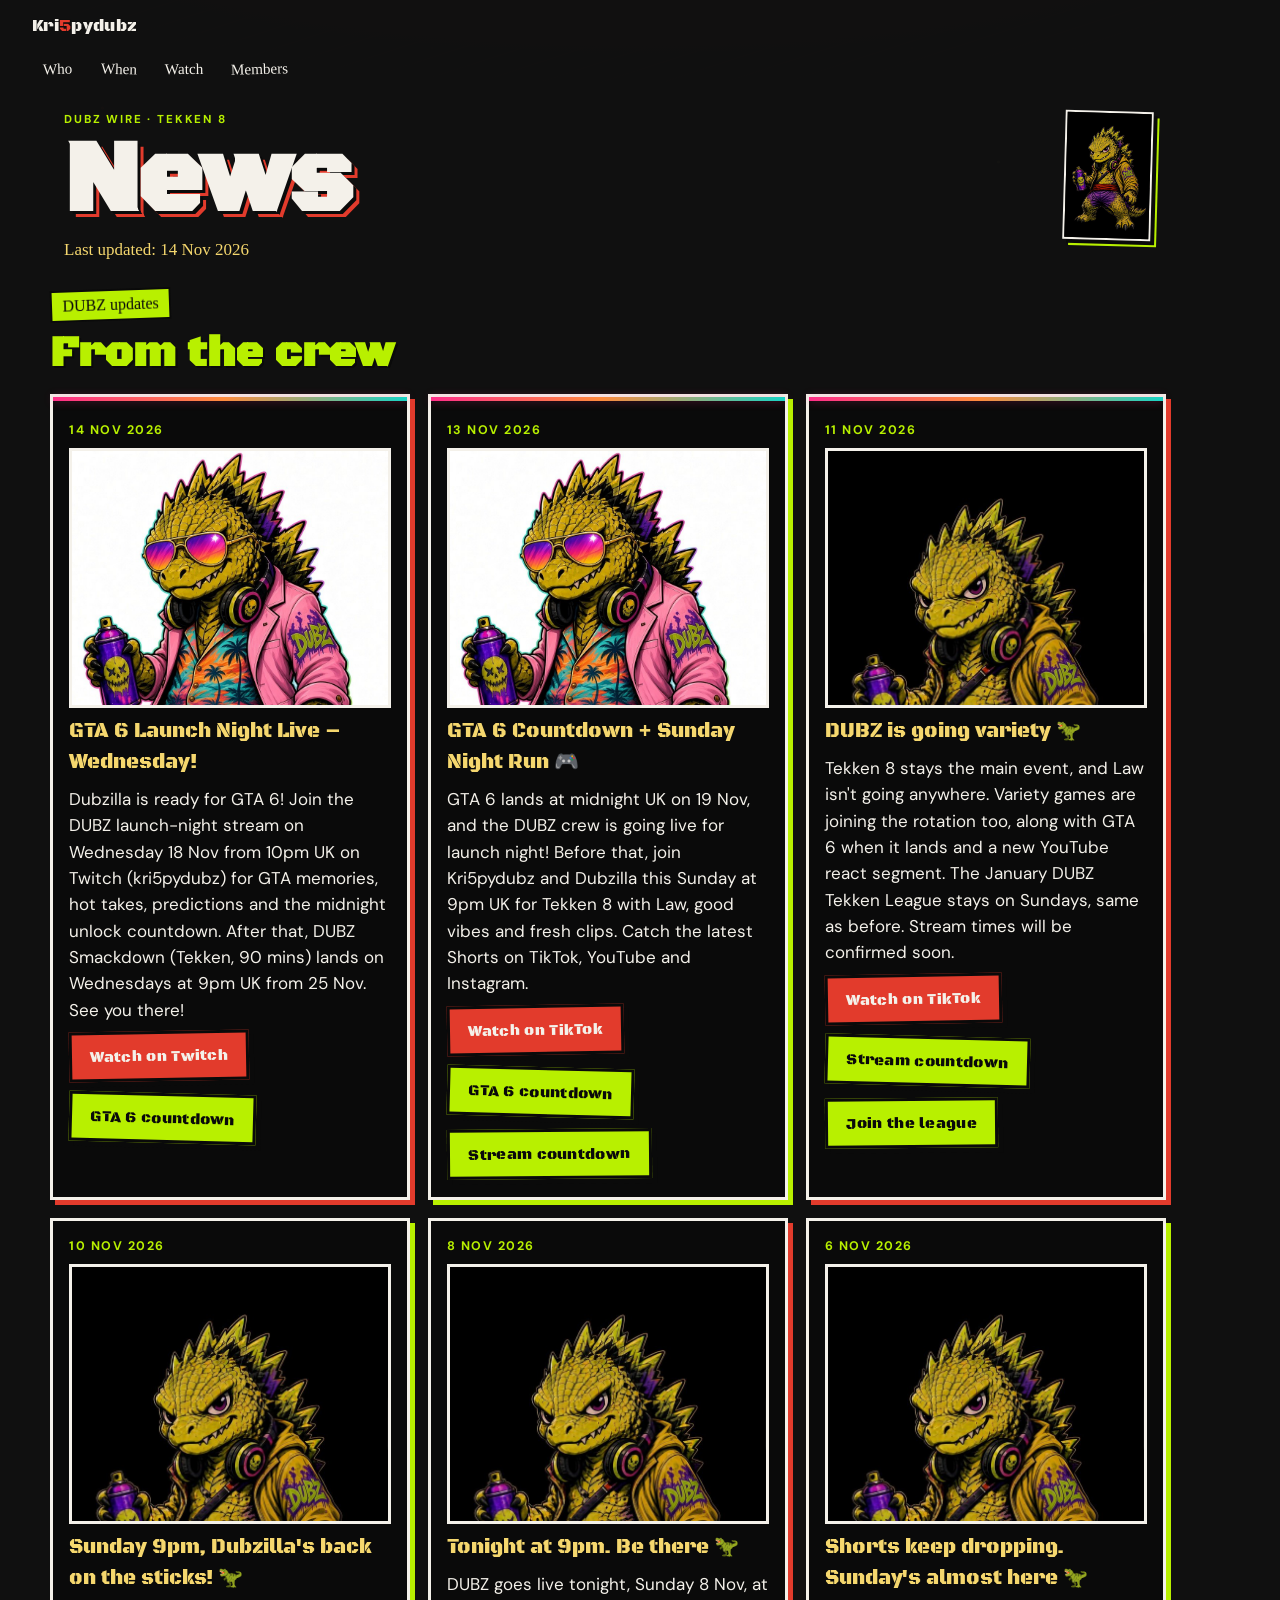
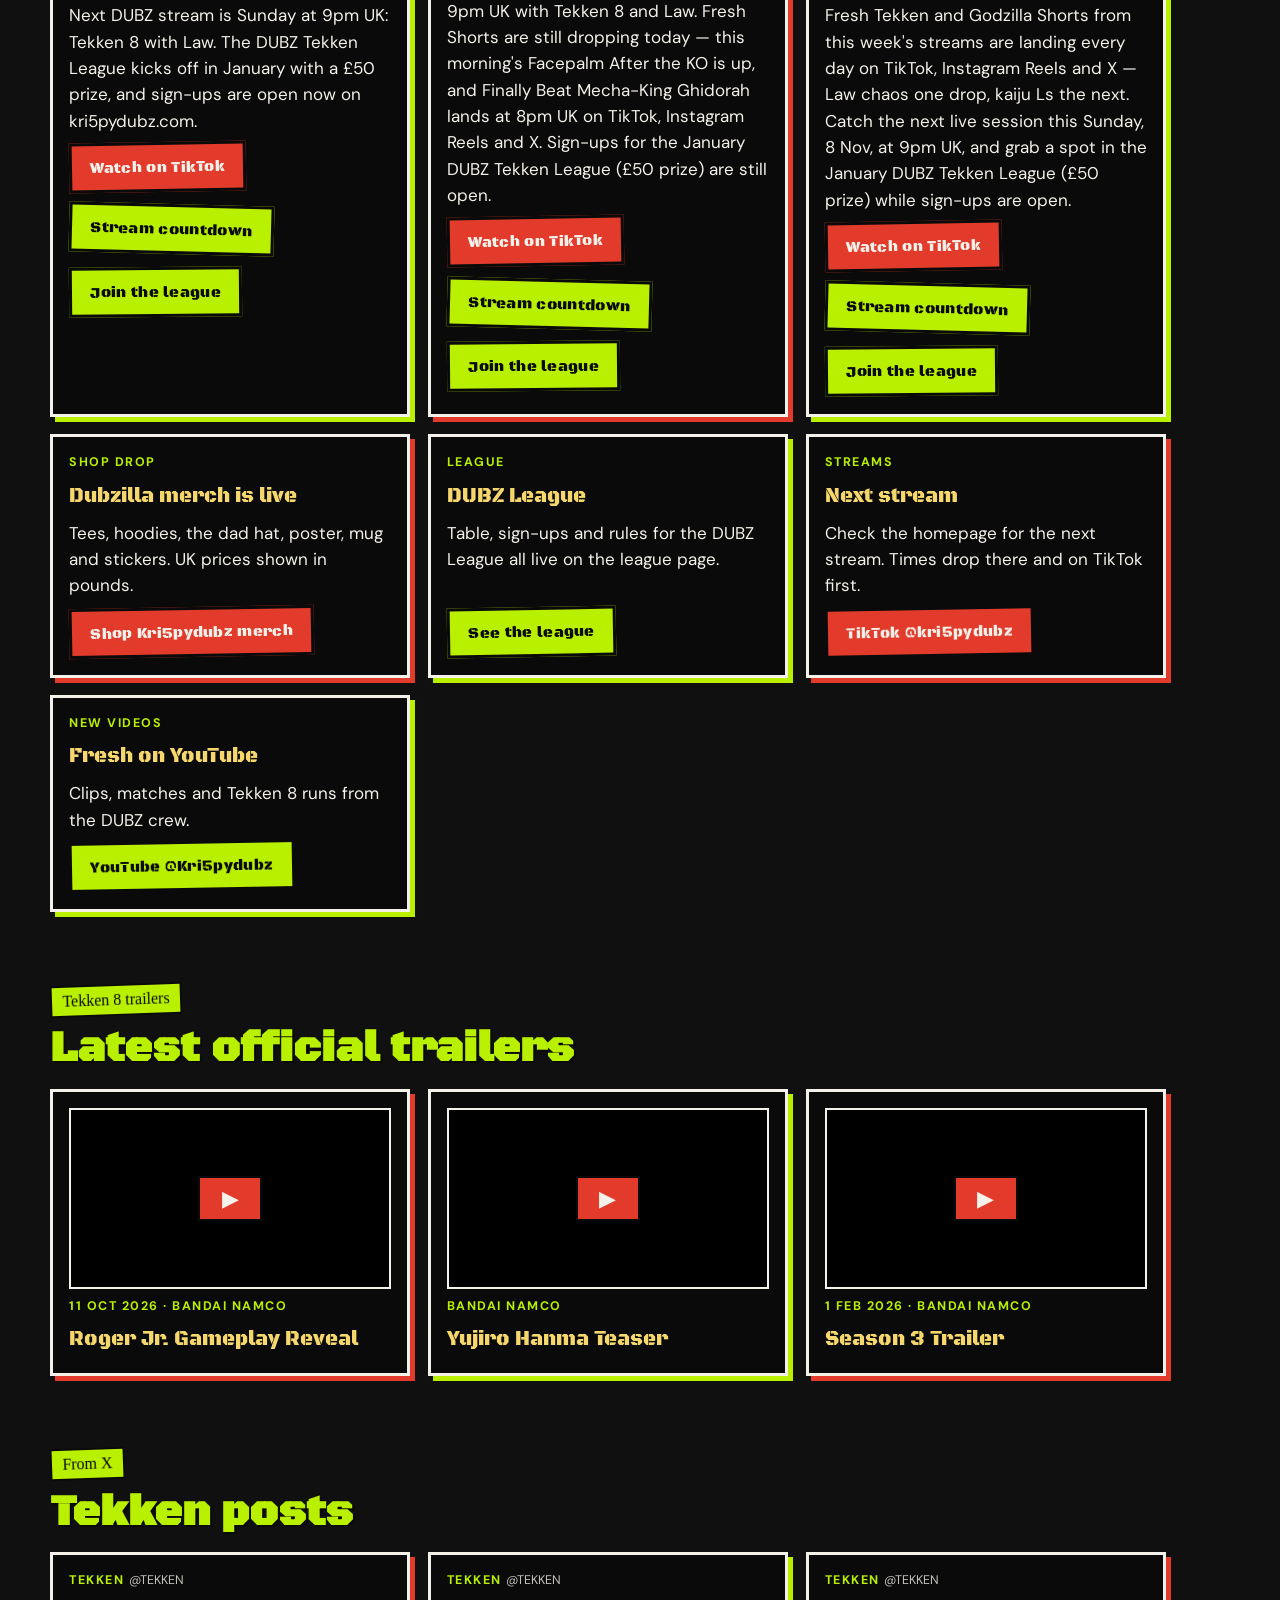
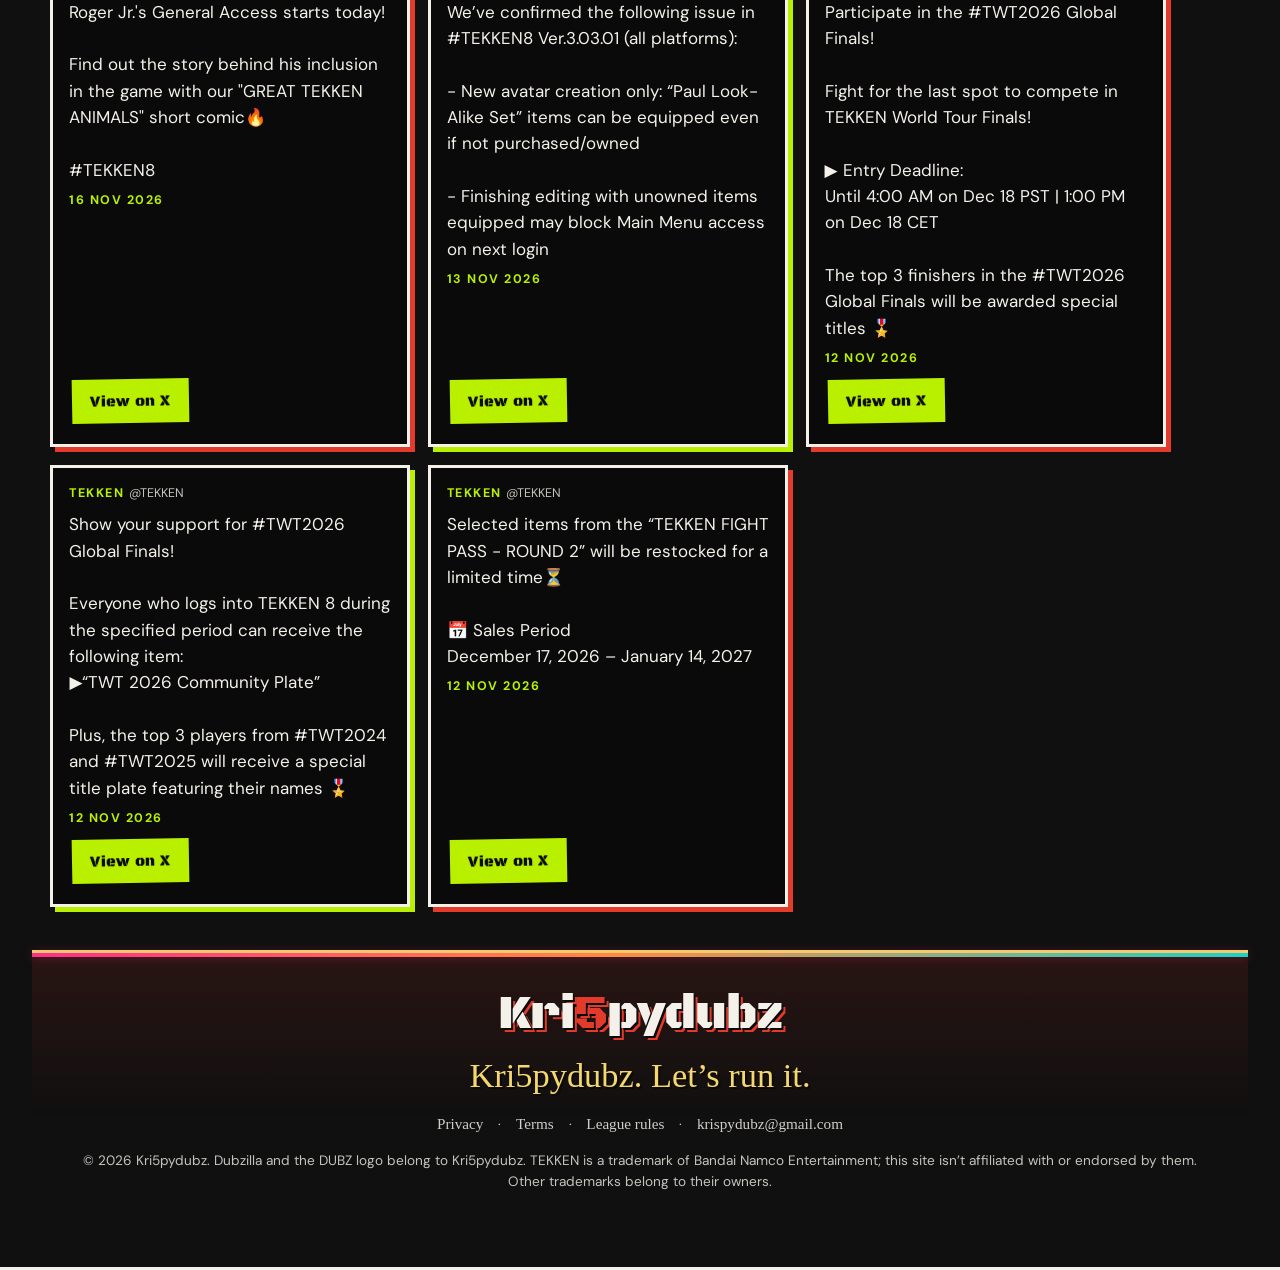
<file: news.html>
<!DOCTYPE html>
<html lang="en-GB">
<head>
  <meta charset="utf-8">
  <meta name="viewport" content="width=device-width, initial-scale=1">
  <title>Kri5pydubz News | DUBZ Crew, Tekken 8 &amp; Merch</title>
  <meta name="description" content="Kri5pydubz news on the DUBZ crew, UK Tekken 8 league, streams and Dubzilla merch drops.">
  <link rel="canonical" href="https://kri5pydubz.com/news">
  <meta property="og:title" content="Kri5pydubz News | DUBZ Crew, Tekken 8 &amp; Merch">
  <meta property="og:description" content="Kri5pydubz news on the DUBZ crew, UK Tekken 8 league, streams and Dubzilla merch drops.">
  <meta property="og:url" content="https://kri5pydubz.com/news">
  <meta property="og:type" content="website">
  <meta property="og:site_name" content="Kri5pydubz">
  <meta property="og:image" content="https://kri5pydubz.com/assets/kri5pydubz-dubzilla-wide.jpg">
  <meta name="twitter:card" content="summary_large_image">
  <meta name="twitter:site" content="@Kri5pydubz">
  <meta name="twitter:title" content="Kri5pydubz News | DUBZ Crew, Tekken 8 &amp; Merch">
  <meta name="twitter:description" content="Kri5pydubz news on the DUBZ crew, UK Tekken 8 league, streams and Dubzilla merch drops.">
  <meta name="twitter:image" content="https://kri5pydubz.com/assets/kri5pydubz-dubzilla-wide.jpg">
  <link rel="icon" href="/favicon.ico" sizes="any">
  <link rel="icon" type="image/png" sizes="96x96" href="/favicon-96.png">
  <link rel="apple-touch-icon" sizes="180x180" href="/apple-touch-icon.png">
  <link rel="manifest" href="/site.webmanifest">
  <meta name="theme-color" content="#111111">
  <link rel="preconnect" href="https://fonts.googleapis.com">
  <link rel="preconnect" href="https://fonts.gstatic.com" crossorigin>
  <link href="https://fonts.googleapis.com/css2?family=Black+Ops+One&family=DM+Sans:ital,opsz,wght@0,9..40,400;0,9..40,600;0,9..40,700;1,9..40,400&family=Permanent+Marker&display=swap" rel="stylesheet">
  <link rel="stylesheet" href="styles.css?v=20261011c">
  <link rel="stylesheet" href="assets/seasonal-vicecity.css?v=20261111c">
  <style>
    .news{max-width:var(--max);margin:0 auto;padding:2.25rem 1.15rem;}
    .news h2{margin:0 0 0.85rem;font-family:"Black Ops One",system-ui,sans-serif;font-size:clamp(1.7rem,5vw,2.7rem);line-height:1.05;color:var(--atomic);text-shadow:2px 2px 0 var(--ink);}
    .news-grid{display:grid;gap:1.1rem;grid-template-columns:repeat(auto-fill,minmax(min(100%,19rem),1fr));margin:1rem 0 0;}
    .news-card{display:flex;flex-direction:column;gap:0.5rem;padding:1rem 1rem 1.1rem;background:var(--ink);border:var(--outline) solid var(--bone);box-shadow:5px 5px 0 var(--spray);min-width:0;}
    .news-card:nth-child(even){box-shadow:5px 5px 0 var(--atomic);}
    .news-card h3{margin:0;font-family:"Black Ops One",system-ui,sans-serif;font-weight:400;font-size:1.25rem;color:var(--tag);}
    .news-card p{margin:0;overflow-wrap:anywhere;}
    .news-meta{font-size:0.78rem;letter-spacing:0.12em;text-transform:uppercase;color:var(--atomic);font-weight:700;}
    .news-card .btn{align-self:flex-start;margin-top:auto;font-size:0.95rem;}
    .yt{position:relative;aspect-ratio:16/9;background:#000 center/cover no-repeat;border:2px solid var(--bone);cursor:pointer;padding:0;width:100%;display:block;}
    .yt::after{content:"\25B6";position:absolute;inset:0;margin:auto;width:4rem;height:2.8rem;display:grid;place-items:center;background:var(--spray);color:var(--bone);font-size:1.4rem;border:2px solid var(--ink);}
    .yt iframe{position:absolute;inset:0;width:100%;height:100%;border:0;}
    .yt.is-live::after{display:none;}
    .x-text{white-space:pre-line;}
    .x-handle{color:var(--bone);opacity:0.8;font-weight:400;text-transform:none;letter-spacing:0;}
    .news-updated{font-family:"Permanent Marker",cursive;color:var(--tag);margin:0.6rem 0 0;}
    .news-hero-art{margin:0;justify-self:center;width:min(100%,22rem);}
    .news-hero-art img{width:100%;border:4px solid var(--bone);box-shadow:8px 8px 0 var(--ink),12px 12px 0 var(--atomic);transform:rotate(1.6deg);}
    .news-top{display:flex !important;align-items:center;gap:1rem;min-height:0 !important;padding-top:1.2rem !important;padding-bottom:0.6rem !important;}
    .news-top .hero-copy{flex:1;}
    .news-top .hook,.news-top .lede{display:none;}
    .news-top .news-hero-art{width:5.5rem;flex:none;}
    .news-top .news-hero-art img{border-width:2px;box-shadow:4px 4px 0 var(--ink),6px 6px 0 var(--atomic);}
    .news-top + .news{padding-top:1rem !important;}
    @media (max-width:40rem){nav{flex-wrap:wrap;}}
  </style>
</head>
<body>
  <a class="skip" href="#main">Skip to content</a>

  <header class="site-header">
    <a class="brand" href="/" aria-label="Kri5pydubz home">
      Kri<span class="five">5</span>pydubz
    </a>
    <nav aria-label="Site">
      <a href="/#who">Who</a>
      <a href="/#when">When</a>
      <a href="/#watch">Watch</a>
      <a href="members">Members</a>

  <main id="main">
    <section class="hero news-top" id="top">
      <div class="hero-copy">
        <p class="kicker">DUBZ wire · Tekken 8</p>
        <h1 class="wordmark">News</h1>
        <p class="hook">Kri5pydubz. Let’s run it.</p>
        <p class="lede">Crew updates, Dubzilla drops, league news and the latest from the Tekken 8 world, all in one alley.</p>
        <p class="news-updated">Last updated: 14 Nov 2026</p>
      </div>
      <figure class="news-hero-art"><img src="assets/dubzilla-hero.jpg" alt="Dubzilla, the Kri5pydubz mascot" width="600" height="800" loading="eager"></figure>
    </section>

    <section class="news" id="dubz">
      <p class="section-tag">DUBZ updates</p>
      <h2>From the crew</h2>
      <div class="news-grid">
        <article class="news-card seasonal-card">
          <p class="news-meta">14 Nov 2026</p>
          <img src="assets/dubzilla-vicecity.jpg" alt="Dubzilla in Vice City gear" style="width:100%;height:260px;object-fit:cover;object-position:top;border:var(--outline) solid var(--bone);">
          <h3>GTA 6 Launch Night Live – Wednesday!</h3>
          <p>Dubzilla is ready for GTA 6! Join the DUBZ launch-night stream on Wednesday 18 Nov from 10pm UK on Twitch (kri5pydubz) for GTA memories, hot takes, predictions and the midnight unlock countdown. After that, DUBZ Smackdown (Tekken, 90 mins) lands on Wednesdays at 9pm UK from 25 Nov. See you there!</p>
          <div style="display:flex;gap:12px;flex-wrap:wrap;"><a class="btn btn-primary" href="https://www.twitch.tv/kri5pydubz" target="_blank" rel="noopener">Watch on Twitch</a><a class="btn btn-ghost" href="index.html#gta6-drop">GTA 6 countdown</a></div>
        </article>
        <article class="news-card seasonal-card">
          <p class="news-meta">13 Nov 2026</p>
          <img src="assets/dubzilla-vicecity.jpg" alt="Dubzilla in Vice City gear" style="width:100%;height:260px;object-fit:cover;object-position:top;border:var(--outline) solid var(--bone);">
          <h3>GTA 6 Countdown + Sunday Night Run 🎮</h3>
          <p>GTA 6 lands at midnight UK on 19 Nov, and the DUBZ crew is going live for launch night! Before that, join Kri5pydubz and Dubzilla this Sunday at 9pm UK for Tekken 8 with Law, good vibes and fresh clips. Catch the latest Shorts on TikTok, YouTube and Instagram.</p>
          <div style="display:flex;gap:12px;flex-wrap:wrap;"><a class="btn btn-primary" href="https://www.tiktok.com/@kri5pydubz" target="_blank" rel="noopener">Watch on TikTok</a><a class="btn btn-ghost" href="index.html#gta6-drop">GTA 6 countdown</a><a class="btn btn-ghost" href="index.html#when">Stream countdown</a></div>
        </article>
        <article class="news-card seasonal-card">
          <p class="news-meta">11 Nov 2026</p>
          <img src="assets/dubzilla-hero.jpg" alt="Dubzilla" style="width:100%;height:260px;object-fit:cover;object-position:top;border:var(--outline) solid var(--bone);">
          <h3>DUBZ is going variety 🦖</h3>
          <p>Tekken 8 stays the main event, and Law isn't going anywhere. Variety games are joining the rotation too, along with GTA 6 when it lands and a new YouTube react segment. The January DUBZ Tekken League stays on Sundays, same as before. Stream times will be confirmed soon.</p>
          <div style="display:flex;gap:12px;flex-wrap:wrap;"><a class="btn btn-primary" href="https://www.tiktok.com/@kri5pydubz" target="_blank" rel="noopener">Watch on TikTok</a><a class="btn btn-ghost" href="index.html#when">Stream countdown</a><a class="btn btn-ghost" href="league.html">Join the league</a></div>
        </article>
        <article class="news-card">
          <p class="news-meta">10 Nov 2026</p>
          <img src="assets/dubzilla-hero.jpg" alt="Dubzilla" style="width:100%;height:260px;object-fit:cover;object-position:top;border:var(--outline) solid var(--bone);">
          <h3>Sunday 9pm, Dubzilla's back on the sticks! 🦖</h3>
          <p>Next DUBZ stream is Sunday at 9pm UK: Tekken 8 with Law. The DUBZ Tekken League kicks off in January with a £50 prize, and sign-ups are open now on kri5pydubz.com.</p>
          <div style="display:flex;gap:12px;flex-wrap:wrap;"><a class="btn btn-primary" href="https://www.tiktok.com/@kri5pydubz" target="_blank" rel="noopener">Watch on TikTok</a><a class="btn btn-ghost" href="index.html#when">Stream countdown</a><a class="btn btn-ghost" href="league.html">Join the league</a></div>
        </article>
        <article class="news-card">
          <p class="news-meta">8 Nov 2026</p>
          <img src="assets/dubzilla-hero.jpg" alt="Dubzilla" style="width:100%;height:260px;object-fit:cover;object-position:top;border:var(--outline) solid var(--bone);">
          <h3>Tonight at 9pm. Be there 🦖</h3>
          <p>DUBZ goes live tonight, Sunday 8 Nov, at 9pm UK with Tekken 8 and Law. Fresh Shorts are still dropping today — this morning's Facepalm After the KO is up, and Finally Beat Mecha-King Ghidorah lands at 8pm UK on TikTok, Instagram Reels and X. Sign-ups for the January DUBZ Tekken League (£50 prize) are still open.</p>
          <div style="display:flex;gap:12px;flex-wrap:wrap;"><a class="btn btn-primary" href="https://www.tiktok.com/@kri5pydubz" target="_blank" rel="noopener">Watch on TikTok</a><a class="btn btn-ghost" href="index.html#when">Stream countdown</a><a class="btn btn-ghost" href="league.html">Join the league</a></div>
        </article>
        <article class="news-card">
          <p class="news-meta">6 Nov 2026</p>
          <img src="assets/dubzilla-hero.jpg" alt="Dubzilla" style="width:100%;height:260px;object-fit:cover;object-position:top;border:var(--outline) solid var(--bone);">
          <h3>Shorts keep dropping. Sunday's almost here 🦖</h3>
          <p>Fresh Tekken and Godzilla Shorts from this week's streams are landing every day on TikTok, Instagram Reels and X — Law chaos one drop, kaiju Ls the next. Catch the next live session this Sunday, 8 Nov, at 9pm UK, and grab a spot in the January DUBZ Tekken League (£50 prize) while sign-ups are open.</p>
          <div style="display:flex;gap:12px;flex-wrap:wrap;"><a class="btn btn-primary" href="https://www.tiktok.com/@kri5pydubz" target="_blank" rel="noopener">Watch on TikTok</a><a class="btn btn-ghost" href="index.html#when">Stream countdown</a><a class="btn btn-ghost" href="league.html">Join the league</a></div>
        </article>
        <!-- ===== DUBZ CARD TEMPLATE =====
             To add an update: copy one whole <article class="news-card">...</article> block,
             paste it at the TOP of this grid (newest first), then change the label, title, text and link.
        ===== -->
        <article class="news-card">
          <p class="news-meta">Shop drop</p>
          <h3>Dubzilla merch is live</h3>
          <p>Tees, hoodies, the dad hat, poster, mug and stickers. UK prices shown in pounds.</p>
          <a class="btn btn-primary" href="https://kri5pydubz-shop.fourthwall.com" target="_blank" rel="noopener">Shop Kri5pydubz merch</a>
        </article>
        <article class="news-card">
          <p class="news-meta">League</p>
          <h3>DUBZ League</h3>
          <p>Table, sign-ups and rules for the DUBZ League all live on the league page.</p>
          <a class="btn btn-ghost" href="league">See the league</a>
        </article>
        <article class="news-card">
          <p class="news-meta">Streams</p>
          <h3>Next stream</h3>
          <p>Check the homepage for the next stream. Times drop there and on TikTok first.</p>
          <a class="btn btn-primary" href="https://www.tiktok.com/@kri5pydubz" target="_blank" rel="noopener">TikTok @kri5pydubz</a>
        </article>
        <article class="news-card">
          <p class="news-meta">New videos</p>
          <h3>Fresh on YouTube</h3>
          <p>Clips, matches and Tekken 8 runs from the DUBZ crew.</p>
          <a class="btn btn-ghost" href="https://www.youtube.com/@Kri5pydubz" target="_blank" rel="noopener">YouTube @Kri5pydubz</a>
        </article>
      </div>
    </section>

    <section class="news" id="trailers">
      <p class="section-tag">Tekken 8 trailers</p>
      <h2>Latest official trailers</h2>
      <div class="news-grid">
        <!-- ===== TRAILER CARD TEMPLATE =====
             Copy one <article> block and change data-id to the YouTube video id
             (the bit after watch?v=) plus the title/date. The video only loads when tapped.
        ===== -->
        <article class="news-card">
          <button class="yt" data-id="fehoyeYVOtE" aria-label="Play: TEKKEN 8 Roger Jr. Gameplay Reveal Trailer"></button>
          <p class="news-meta">11 Oct 2026 · Bandai Namco</p>
          <h3>Roger Jr. Gameplay Reveal</h3>
        </article>
        <article class="news-card">
          <button class="yt" data-id="bvXW2ArNz7Q" aria-label="Play: TEKKEN 8 Yujiro Hanma Teaser"></button>
          <p class="news-meta">Bandai Namco</p>
          <h3>Yujiro Hanma Teaser</h3>
        </article>
        <article class="news-card">
          <button class="yt" data-id="PSbCMA9Nevk" aria-label="Play: TEKKEN 8 Season 3 Trailer"></button>
          <p class="news-meta">1 Feb 2026 · Bandai Namco</p>
          <h3>Season 3 Trailer</h3>
        </article>
      </div>
    </section>

    <section class="news" id="posts">
      <p class="section-tag">From X</p>
      <h2>Tekken posts</h2>
      <!-- Posts load from news-feed.json (daily updates only edit that file; see its "_readme"). -->
      <div class="news-grid" id="x-feed"><p>Loading posts…</p></div>
    </section>
  </main>

  <footer class="site-footer">
    <p class="wordmark wordmark-foot">Kri<span class="five">5</span>pydubz</p>
    <p class="hook">Kri5pydubz. Let’s run it.</p>
    <p class="legal-links"><a href="privacy">Privacy</a> · <a href="terms">Terms</a> · <a href="league-rules">League rules</a> · <a href="mailto:krispydubz@gmail.com">krispydubz@gmail.com</a></p>
    <p class="legal-note">© 2026 Kri5pydubz. Dubzilla and the DUBZ logo belong to Kri5pydubz. TEKKEN is a trademark of Bandai Namco Entertainment; this site isn’t affiliated with or endorsed by them. Other trademarks belong to their owners.</p>
  </footer>

  <script src="script.js?v=20260908b"></script>
  <script src="news.js?v=20261014a"></script>
<script data-goatcounter="https://kri5pydubz.goatcounter.com/count" async src="//gc.zgo.at/count.js"></script>
</body>
</html>
</file>
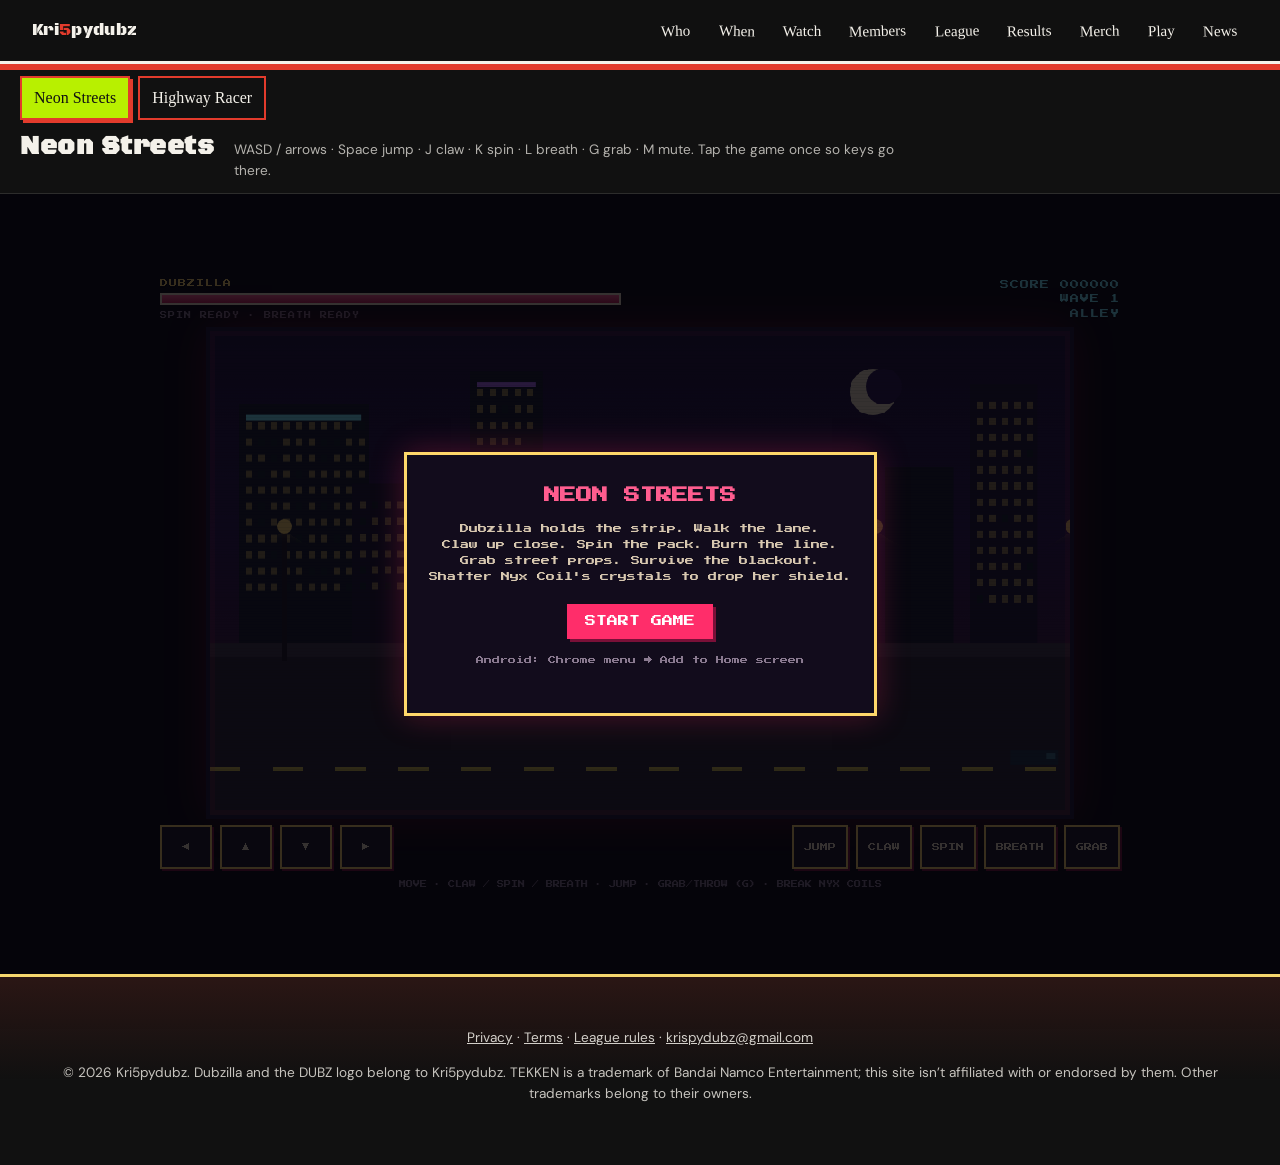
<file: play.html>
<!DOCTYPE html>
<html lang="en-GB">
<head>
  <meta charset="utf-8">
  <meta name="viewport" content="width=device-width, initial-scale=1">
  <title>Free Browser Games | Neon Streets &amp; Dubz Highway Racer</title>
  <meta name="description" content="Play free browser games Neon Streets and Dubz Highway Racer from Kri5pydubz. Brawl on the neon strip or race the highway.">
  <link rel="canonical" href="https://kri5pydubz.com/play">
  <meta property="og:title" content="Free Browser Games | Neon Streets &amp; Dubz Highway Racer">
  <meta property="og:description" content="Play free browser games Neon Streets and Dubz Highway Racer from Kri5pydubz. Brawl on the neon strip or race the highway.">
  <meta property="og:url" content="https://kri5pydubz.com/play">
  <meta property="og:type" content="website">
  <meta property="og:site_name" content="Kri5pydubz">
  <meta property="og:image" content="https://kri5pydubz.com/assets/kri5pydubz-dubzilla-wide.jpg">
  <meta name="twitter:card" content="summary_large_image">
  <meta name="twitter:site" content="@Kri5pydubz">
  <meta name="twitter:title" content="Free Browser Games | Neon Streets &amp; Dubz Highway Racer">
  <meta name="twitter:description" content="Play free browser games Neon Streets and Dubz Highway Racer from Kri5pydubz. Brawl on the neon strip or race the highway.">
  <meta name="twitter:image" content="https://kri5pydubz.com/assets/kri5pydubz-dubzilla-wide.jpg">
  <link rel="icon" href="/favicon.ico" sizes="any">
  <link rel="icon" type="image/png" sizes="96x96" href="/favicon-96.png">
  <link rel="apple-touch-icon" sizes="180x180" href="/apple-touch-icon.png">
  <link rel="manifest" href="/site.webmanifest">
  <meta name="theme-color" content="#111111">
  <link rel="preconnect" href="https://fonts.googleapis.com">
  <link rel="preconnect" href="https://fonts.gstatic.com" crossorigin>
  <link href="https://fonts.googleapis.com/css2?family=Black+Ops+One&family=DM+Sans:ital,opsz,wght@0,9..40,400;0,9..40,600;0,9..40,700;1,9..40,400&family=Permanent+Marker&display=swap" rel="stylesheet">
  <link rel="stylesheet" href="styles.css?v=20261011c">
  <style>
    body.play-page { min-height: 100vh; display: flex; flex-direction: column; background: #111; }
    body.play-page .site-header { flex-shrink: 0; }
    .play-bar {
      flex-shrink: 0;
      display: flex;
      flex-wrap: wrap;
      align-items: baseline;
      gap: 0.5rem 1.25rem;
      padding: 0.75rem 1.25rem;
      border-bottom: 1px solid rgba(244,241,234,0.12);
      background: #111;
    }
    .game-tabs {
      display: flex;
      flex-wrap: wrap;
      gap: 0.5rem;
      width: 100%;
    }
    .game-tabs button {
      min-height: 44px;
      padding: 0.5rem 0.75rem;
      border: 2px solid var(--spray);
      background: var(--asphalt);
      color: var(--bone);
      font: 1rem "Permanent Marker", cursive;
      cursor: pointer;
    }
    .game-tabs button[aria-selected="true"] {
      background: var(--atomic);
      color: var(--asphalt);
      box-shadow: 3px 3px 0 var(--spray);
    }
    .game-tabs button:focus-visible {
      outline: 3px solid var(--bone);
      outline-offset: 3px;
    }
    .play-bar h1 {
      margin: 0;
      font-family: "Black Ops One", system-ui, sans-serif;
      font-size: clamp(1.15rem, 3vw, 1.6rem);
      color: #F4F1EA;
      letter-spacing: 0.02em;
    }
    .play-bar .hint {
      margin: 0;
      font-size: 0.85rem;
      color: rgba(244,241,234,0.72);
      max-width: 42rem;
    }
    .play-stage-wrap {
      flex: 1;
      min-height: 0;
      display: flex;
      background: #0a0a0a;
    }
    .play-stage {
      flex: 1;
      width: 100%;
      min-height: min(78vh, 900px);
      height: calc(100vh - 7.5rem);
      border: 0;
      background: #000;
    }
    @media (max-width: 720px) {
      .play-stage { height: calc(100vh - 9.5rem); min-height: 60vh; }
    }
  </style>
</head>
<body class="play-page">
  <a class="skip" href="#game">Skip to game</a>

  <header class="site-header">
    <a class="brand" href="/" aria-label="Kri5pydubz home">
      Kri<span class="five">5</span>pydubz
    </a>
    <nav aria-label="Site">
      <a href="/#who">Who</a>
      <a href="/#when">When</a>
      <a href="/#watch">Watch</a>
      <a href="members">Members</a>
      <a href="league">League</a>
      <a href="results">Results</a>
      <a href="merch">Merch</a>
      <a href="play" aria-current="page">Play</a>
      <a href="news">News</a>
    </nav>
  </header>

  <div class="play-bar">
    <div class="game-tabs" role="tablist" aria-label="Choose a game">
      <button type="button" id="tab-neon" role="tab" aria-selected="true" aria-controls="game" data-game="neon">Neon Streets</button>
      <button type="button" id="tab-racer" role="tab" aria-selected="false" aria-controls="game" tabindex="-1" data-game="racer">Highway Racer</button>
    </div>
    <h1 id="game-heading">Neon Streets</h1>
    <p class="hint" id="game-hint">WASD / arrows · Space jump · J claw · K spin · L breath · G grab · M mute. Tap the game once so keys go there.</p>
  </div>

  <div class="play-stage-wrap">
    <iframe
      id="game"
      class="play-stage"
      aria-describedby="game-hint"
      title="Neon Streets / Dubzilla"
      src="play/index.html"
      allow="fullscreen; gamepad; autoplay"
      allowfullscreen
      loading="eager"
      referrerpolicy="same-origin"
    ></iframe>
  </div>
  <footer class="site-footer">
    <p class="legal-links"><a href="privacy">Privacy</a> · <a href="terms">Terms</a> · <a href="league-rules">League rules</a> · <a href="mailto:krispydubz@gmail.com">krispydubz@gmail.com</a></p>
    <p class="legal-note">© 2026 Kri5pydubz. Dubzilla and the DUBZ logo belong to Kri5pydubz. TEKKEN is a trademark of Bandai Namco Entertainment; this site isn’t affiliated with or endorsed by them. Other trademarks belong to their owners.</p>
  </footer>
<script>
(() => {
  const tabs = Array.from(document.querySelectorAll('[role="tab"]'));
  const frame = document.getElementById('game');
  const heading = document.getElementById('game-heading');
  const hint = document.getElementById('game-hint');
  const games = {
    neon: { src: 'play/index.html', title: 'Neon Streets / Dubzilla', heading: 'Neon Streets', hint: hint.textContent },
    racer: { src: 'play-racer/index.html', title: 'Dubz Highway Racer', heading: 'Dubz Highway Racer', hint: 'A / D or arrows steer · Hold Space for nitro · Swipe to weave and hold to boost on phone. Tap the game once so keys go there.' }
  };
  function selectGame(key, updateHash = false) {
    const game = games[key];
    tabs.forEach(tab => {
      const selected = tab.dataset.game === key;
      tab.setAttribute('aria-selected', String(selected));
      tab.tabIndex = selected ? 0 : -1;
    });
    heading.textContent = game.heading;
    hint.textContent = game.hint;
    frame.title = game.title;
    if (frame.getAttribute('src') !== game.src) frame.src = game.src;
    if (updateHash) history.replaceState(null, '', '#' + key);
  }
  function readHash() {
    if (location.hash === '#racer') selectGame('racer');
    else if (location.hash === '#neon' || !location.hash) selectGame('neon');
  }
  tabs.forEach((tab, index) => {
    tab.addEventListener('click', () => selectGame(tab.dataset.game, true));
    tab.addEventListener('keydown', event => {
      let next;
      if (event.key === 'ArrowRight') next = (index + 1) % tabs.length;
      else if (event.key === 'ArrowLeft') next = (index + tabs.length - 1) % tabs.length;
      else if (event.key === 'Home') next = 0;
      else if (event.key === 'End') next = tabs.length - 1;
      else return;
      event.preventDefault();
      selectGame(tabs[next].dataset.game, true);
      tabs[next].focus();
    });
  });
  window.addEventListener('hashchange', readHash);
  readHash();
})();
</script>
<script data-goatcounter="https://kri5pydubz.goatcounter.com/count" async src="//gc.zgo.at/count.js"></script>
</body>
</html>
</file>
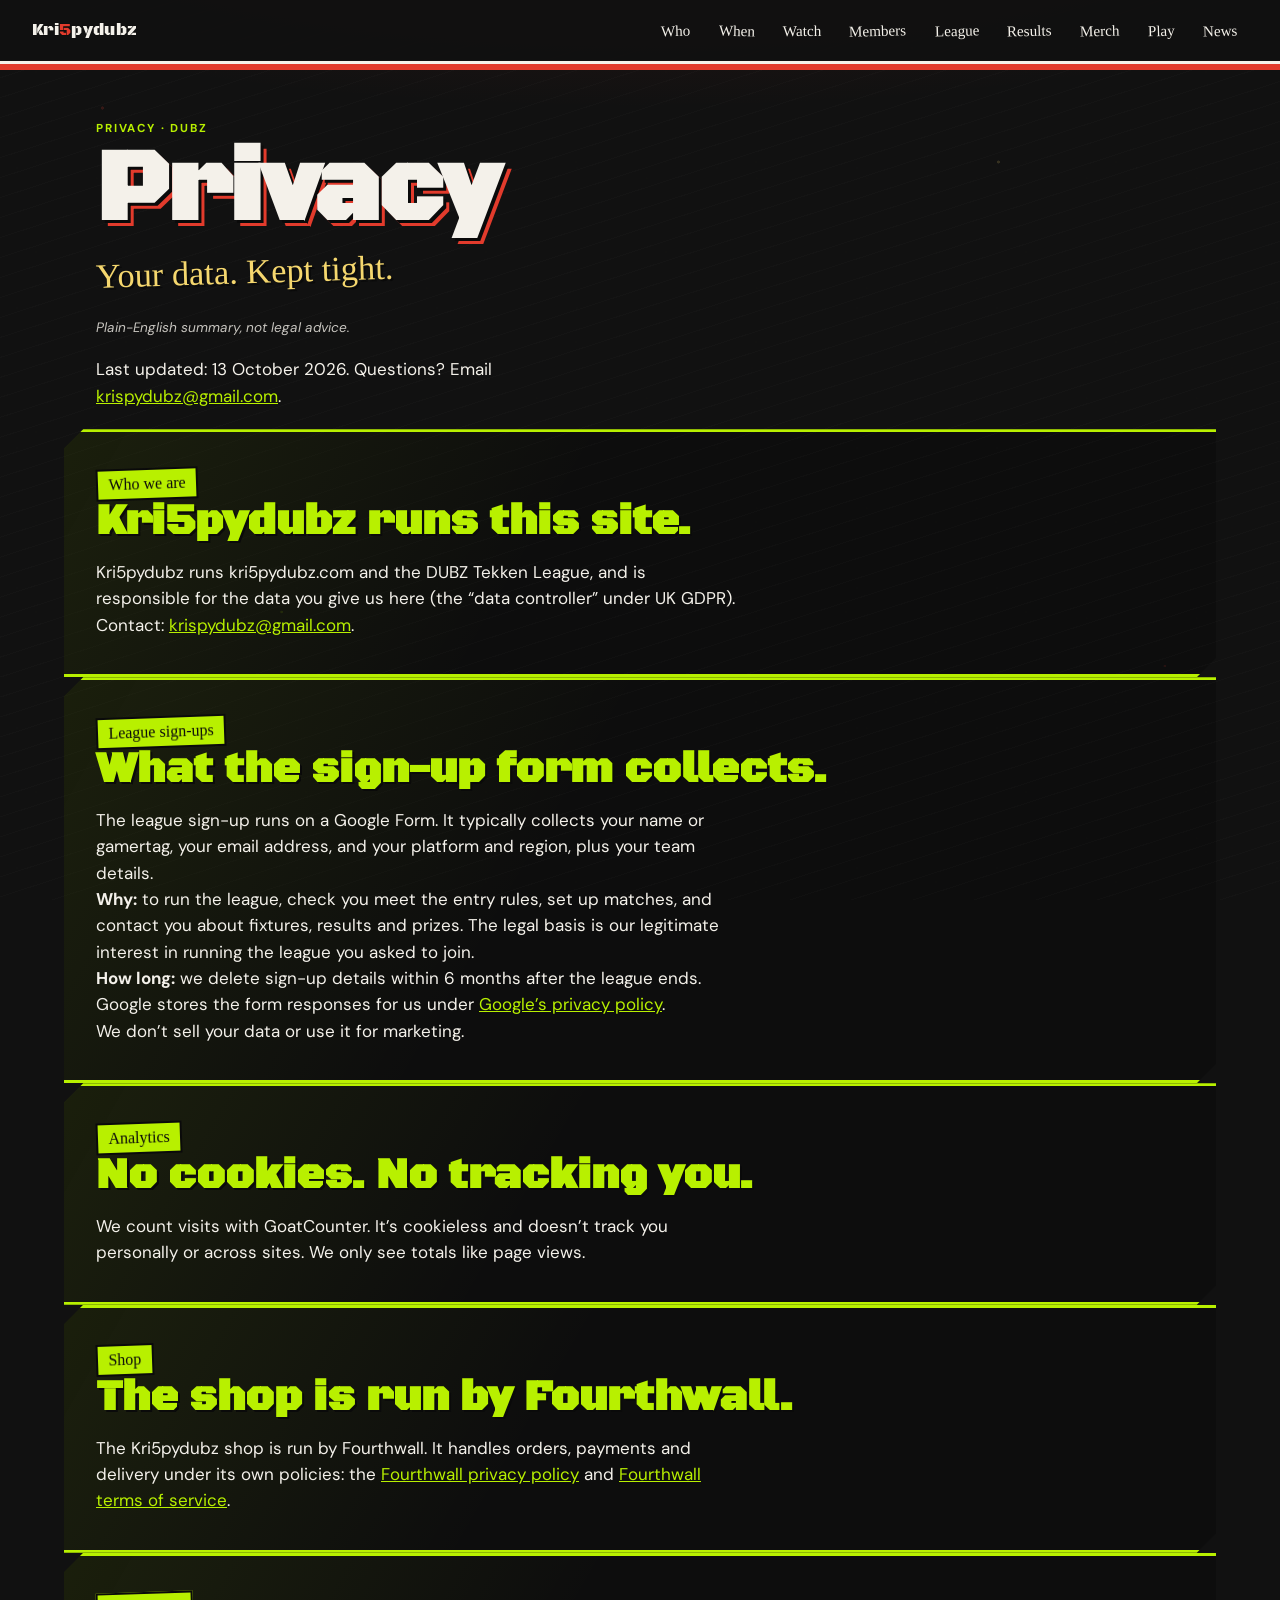
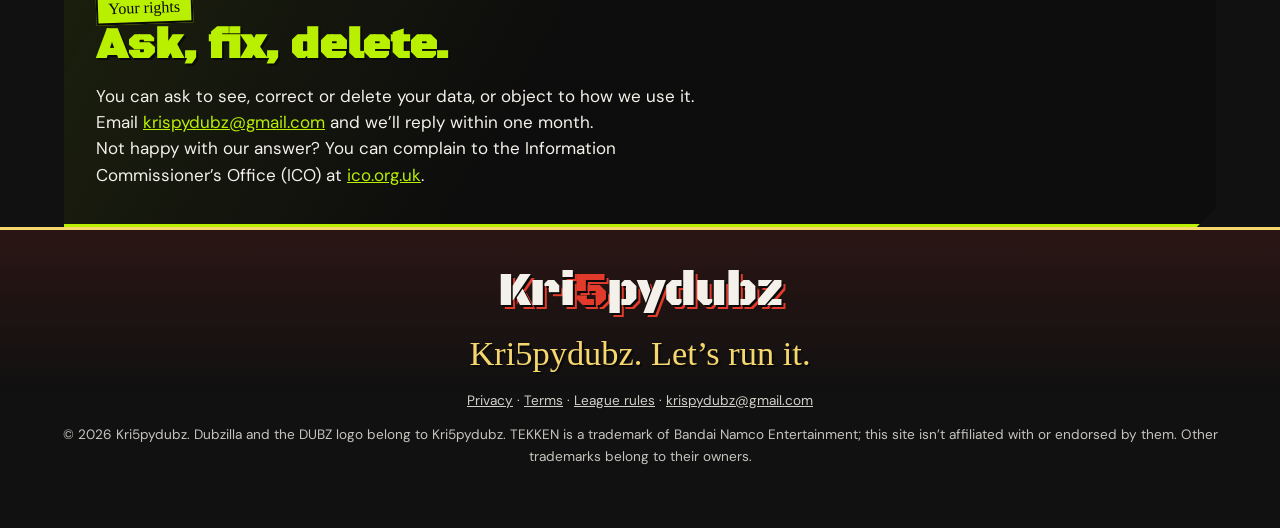
<file: privacy.html>
<!DOCTYPE html>
<html lang="en-GB">
<head>
  <meta charset="utf-8">
  <meta name="viewport" content="width=device-width, initial-scale=1">
  <title>Privacy Notice | Kri5pydubz</title>
  <meta name="description" content="How Kri5pydubz handles your data for DUBZ League sign-ups, cookieless analytics and the merch shop. Short, plain English.">
  <link rel="canonical" href="https://kri5pydubz.com/privacy">
  <meta property="og:title" content="Privacy Notice | Kri5pydubz">
  <meta property="og:description" content="How Kri5pydubz handles your data for DUBZ League sign-ups, cookieless analytics and the merch shop. Short, plain English.">
  <meta property="og:url" content="https://kri5pydubz.com/privacy">
  <meta property="og:type" content="website">
  <meta property="og:site_name" content="Kri5pydubz">
  <meta property="og:image" content="https://kri5pydubz.com/assets/kri5pydubz-dubzilla-wide.jpg">
  <meta name="twitter:card" content="summary_large_image">
  <meta name="twitter:site" content="@Kri5pydubz">
  <meta name="twitter:title" content="Privacy Notice | Kri5pydubz">
  <meta name="twitter:description" content="How Kri5pydubz handles your data for DUBZ League sign-ups, cookieless analytics and the merch shop. Short, plain English.">
  <meta name="twitter:image" content="https://kri5pydubz.com/assets/kri5pydubz-dubzilla-wide.jpg">
  <link rel="icon" href="/favicon.ico" sizes="any">
  <link rel="icon" type="image/png" sizes="96x96" href="/favicon-96.png">
  <link rel="apple-touch-icon" sizes="180x180" href="/apple-touch-icon.png">
  <link rel="manifest" href="/site.webmanifest">
  <meta name="theme-color" content="#111111">
  <link rel="preconnect" href="https://fonts.googleapis.com">
  <link rel="preconnect" href="https://fonts.gstatic.com" crossorigin>
  <link href="https://fonts.googleapis.com/css2?family=Black+Ops+One&family=DM+Sans:ital,opsz,wght@0,9..40,400;0,9..40,600;0,9..40,700;1,9..40,400&family=Permanent+Marker&display=swap" rel="stylesheet">
  <link rel="stylesheet" href="styles.css?v=20261011c">
</head>
<body>
  <a class="skip" href="#main">Skip to content</a>

  <header class="site-header">
    <a class="brand" href="/" aria-label="Kri5pydubz home">
      Kri<span class="five">5</span>pydubz
    </a>
    <nav aria-label="Site">
      <a href="/#who">Who</a>
      <a href="/#when">When</a>
      <a href="/#watch">Watch</a>
      <a href="members">Members</a>
      <a href="league">League</a>
      <a href="results">Results</a>
      <a href="merch">Merch</a>
      <a href="play">Play</a>
      <a href="news">News</a>
    </nav>
  </header>

    <main id="main">
    <section class="hero members-hero" id="top">
      <div class="hero-copy">
        <p class="kicker">Privacy · DUBZ</p>
        <h1 class="wordmark members-wordmark">Privacy</h1>
        <p class="hook">Your data. Kept tight.</p>
        <p class="legal-note"><em>Plain-English summary, not legal advice.</em></p>
        <p class="lede">Last updated: 13 October 2026. Questions? Email <a href="mailto:krispydubz@gmail.com">krispydubz@gmail.com</a>.</p>
      </div>
    </section>

    <section class="who">
      <p class="section-tag">Who we are</p>
      <h2>Kri5pydubz runs this site.</h2>
      <p>Kri5pydubz runs kri5pydubz.com and the DUBZ Tekken League, and is responsible for the data you give us here (the “data controller” under UK GDPR). Contact: <a href="mailto:krispydubz@gmail.com">krispydubz@gmail.com</a>.</p>
    </section>

    <section class="who">
      <p class="section-tag">League sign-ups</p>
      <h2>What the sign-up form collects.</h2>
      <p>The league sign-up runs on a Google Form. It typically collects your name or gamertag, your email address, and your platform and region, plus your team details.</p><p><strong>Why:</strong> to run the league, check you meet the entry rules, set up matches, and contact you about fixtures, results and prizes. The legal basis is our legitimate interest in running the league you asked to join.</p><p><strong>How long:</strong> we delete sign-up details within 6 months after the league ends. Google stores the form responses for us under <a href="https://policies.google.com/privacy">Google’s privacy policy</a>.</p><p>We don’t sell your data or use it for marketing.</p>
    </section>

    <section class="who">
      <p class="section-tag">Analytics</p>
      <h2>No cookies. No tracking you.</h2>
      <p>We count visits with GoatCounter. It’s cookieless and doesn’t track you personally or across sites. We only see totals like page views.</p>
    </section>

    <section class="who">
      <p class="section-tag">Shop</p>
      <h2>The shop is run by Fourthwall.</h2>
      <p>The Kri5pydubz shop is run by Fourthwall. It handles orders, payments and delivery under its own policies: the <a href="https://fourthwall.com/legal/privacy-policy">Fourthwall privacy policy</a> and <a href="https://fourthwall.com/legal/terms-of-service">Fourthwall terms of service</a>.</p>
    </section>

    <section class="who">
      <p class="section-tag">Your rights</p>
      <h2>Ask, fix, delete.</h2>
      <p>You can ask to see, correct or delete your data, or object to how we use it. Email <a href="mailto:krispydubz@gmail.com">krispydubz@gmail.com</a> and we’ll reply within one month.</p><p>Not happy with our answer? You can complain to the Information Commissioner’s Office (ICO) at <a href="https://ico.org.uk/make-a-complaint/">ico.org.uk</a>.</p>
    </section>
  </main>

  <footer class="site-footer">
    <p class="wordmark wordmark-foot">Kri<span class="five">5</span>pydubz</p>
    <p class="hook">Kri5pydubz. Let’s run it.</p>
    <p class="legal-links"><a href="privacy">Privacy</a> · <a href="terms">Terms</a> · <a href="league-rules">League rules</a> · <a href="mailto:krispydubz@gmail.com">krispydubz@gmail.com</a></p>
    <p class="legal-note">© 2026 Kri5pydubz. Dubzilla and the DUBZ logo belong to Kri5pydubz. TEKKEN is a trademark of Bandai Namco Entertainment; this site isn’t affiliated with or endorsed by them. Other trademarks belong to their owners.</p>
  </footer>
<script data-goatcounter="https://kri5pydubz.goatcounter.com/count" async src="//gc.zgo.at/count.js"></script>
</body>
</html>
</file>
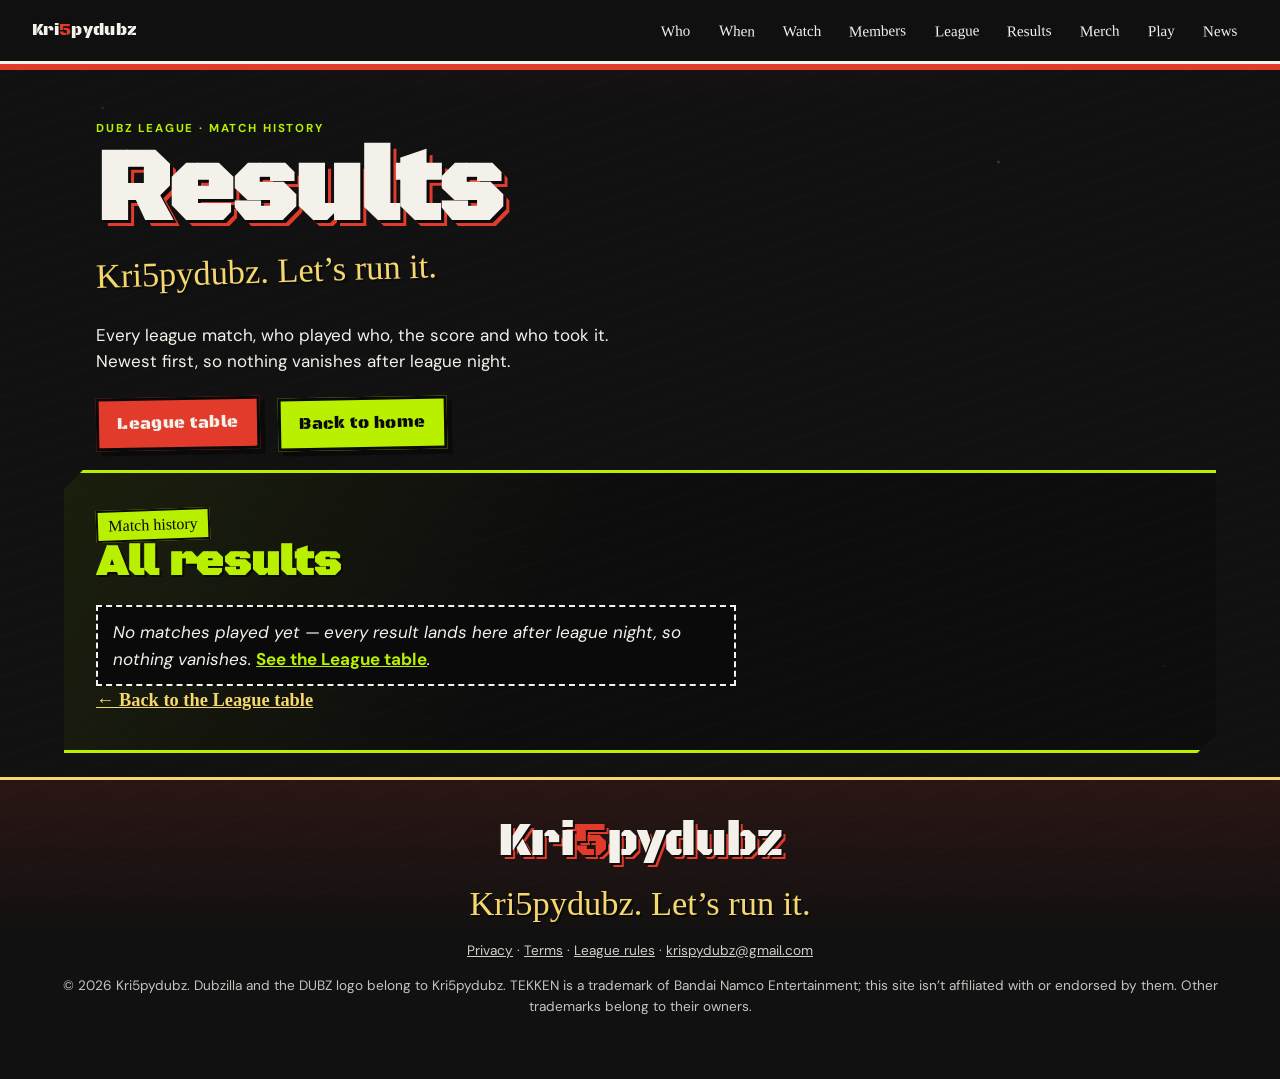
<file: results.html>
<!DOCTYPE html>
<html lang="en-GB">
<head>
  <meta charset="utf-8">
  <meta name="viewport" content="width=device-width, initial-scale=1">
  <title>DUBZ League Results | UK Tekken 8 Matches</title>
  <meta name="description" content="Browse DUBZ League results and UK Tekken 8 match history, including players, scores and winners from Kri5pydubz.">
  <link rel="canonical" href="https://kri5pydubz.com/results">
  <meta property="og:title" content="DUBZ League Results | UK Tekken 8 Matches">
  <meta property="og:description" content="Browse DUBZ League results and UK Tekken 8 match history, including players, scores and winners from Kri5pydubz.">
  <meta property="og:url" content="https://kri5pydubz.com/results">
  <meta property="og:type" content="website">
  <meta property="og:site_name" content="Kri5pydubz">
  <meta property="og:image" content="https://kri5pydubz.com/assets/kri5pydubz-dubzilla-wide.jpg">
  <meta name="twitter:card" content="summary_large_image">
  <meta name="twitter:site" content="@Kri5pydubz">
  <meta name="twitter:title" content="DUBZ League Results | UK Tekken 8 Matches">
  <meta name="twitter:description" content="Browse DUBZ League results and UK Tekken 8 match history, including players, scores and winners from Kri5pydubz.">
  <meta name="twitter:image" content="https://kri5pydubz.com/assets/kri5pydubz-dubzilla-wide.jpg">
  <link rel="icon" href="/favicon.ico" sizes="any">
  <link rel="icon" type="image/png" sizes="96x96" href="/favicon-96.png">
  <link rel="apple-touch-icon" sizes="180x180" href="/apple-touch-icon.png">
  <link rel="manifest" href="/site.webmanifest">
  <meta name="theme-color" content="#111111">
  <link rel="preconnect" href="https://fonts.googleapis.com">
  <link rel="preconnect" href="https://fonts.gstatic.com" crossorigin>
  <link href="https://fonts.googleapis.com/css2?family=Black+Ops+One&family=DM+Sans:ital,opsz,wght@0,9..40,400;0,9..40,600;0,9..40,700;1,9..40,400&family=Permanent+Marker&display=swap" rel="stylesheet">
  <link rel="stylesheet" href="styles.css?v=20261011c">
</head>
<body>
  <a class="skip" href="#main">Skip to content</a>

  <header class="site-header">
    <a class="brand" href="/" aria-label="Kri5pydubz home">
      Kri<span class="five">5</span>pydubz
    </a>
    <nav aria-label="Site">
      <a href="/#who">Who</a>
      <a href="/#when">When</a>
      <a href="/#watch">Watch</a>
      <a href="members">Members</a>
      <a href="league">League</a>
      <a href="results" aria-current="page">Results</a>
      <a href="merch">Merch</a>
      <a href="play">Play</a>
      <a href="news">News</a>
    </nav>
  </header>

  <main id="main">
    <section class="hero members-hero" id="top">
      <div class="hero-copy">
        <p class="kicker">DUBZ League · match history</p>
        <h1 class="wordmark members-wordmark">Results</h1>
        <p class="hook">Kri5pydubz. Let’s run it.</p>
        <p class="lede">Every league match, who played who, the score and who took it. Newest first, so nothing vanishes after league night.</p>
        <div class="hero-actions">
          <a class="btn btn-primary" href="league#table">League table</a>
          <a class="btn btn-ghost" href="/">Back to home</a>
        </div>
      </div>
    </section>

    <section class="who league" id="history" aria-labelledby="history-title">
      <p class="section-tag">Match history</p>
      <h2 id="history-title">All results</h2>

      <div class="history-filter" id="history-filter" hidden>
        <label for="history-player">Show matches for</label>
        <select id="history-player">
          <option value="">Everyone</option>
        </select>
      </div>
      <p class="history-count" id="history-count" role="status" aria-live="polite"></p>

      <div id="history-list" class="history-list">
        <p class="history-empty">No matches played yet — every result lands here after league night, so nothing vanishes. <a href="league#table">See the League table</a>.</p>
      </div>
      <noscript>
        <p class="history-empty">Turn on JavaScript to see the full match history. You can still check the <a href="league#table">League table</a>.</p>
      </noscript>

      <p class="crew-jump"><a href="league#table">← Back to the League table</a></p>
    </section>
  </main>

  <footer class="site-footer">
    <p class="wordmark wordmark-foot">Kri<span class="five">5</span>pydubz</p>
    <p class="hook">Kri5pydubz. Let’s run it.</p>
    <p class="legal-links"><a href="privacy">Privacy</a> · <a href="terms">Terms</a> · <a href="league-rules">League rules</a> · <a href="mailto:krispydubz@gmail.com">krispydubz@gmail.com</a></p>
    <p class="legal-note">© 2026 Kri5pydubz. Dubzilla and the DUBZ logo belong to Kri5pydubz. TEKKEN is a trademark of Bandai Namco Entertainment; this site isn’t affiliated with or endorsed by them. Other trademarks belong to their owners.</p>
  </footer>

  <script src="script.js?v=20260908b"></script>
  <script src="assets/results.js?v=20261010a"></script>
<script data-goatcounter="https://kri5pydubz.goatcounter.com/count" async src="//gc.zgo.at/count.js"></script>
</body>
</html>
</file>
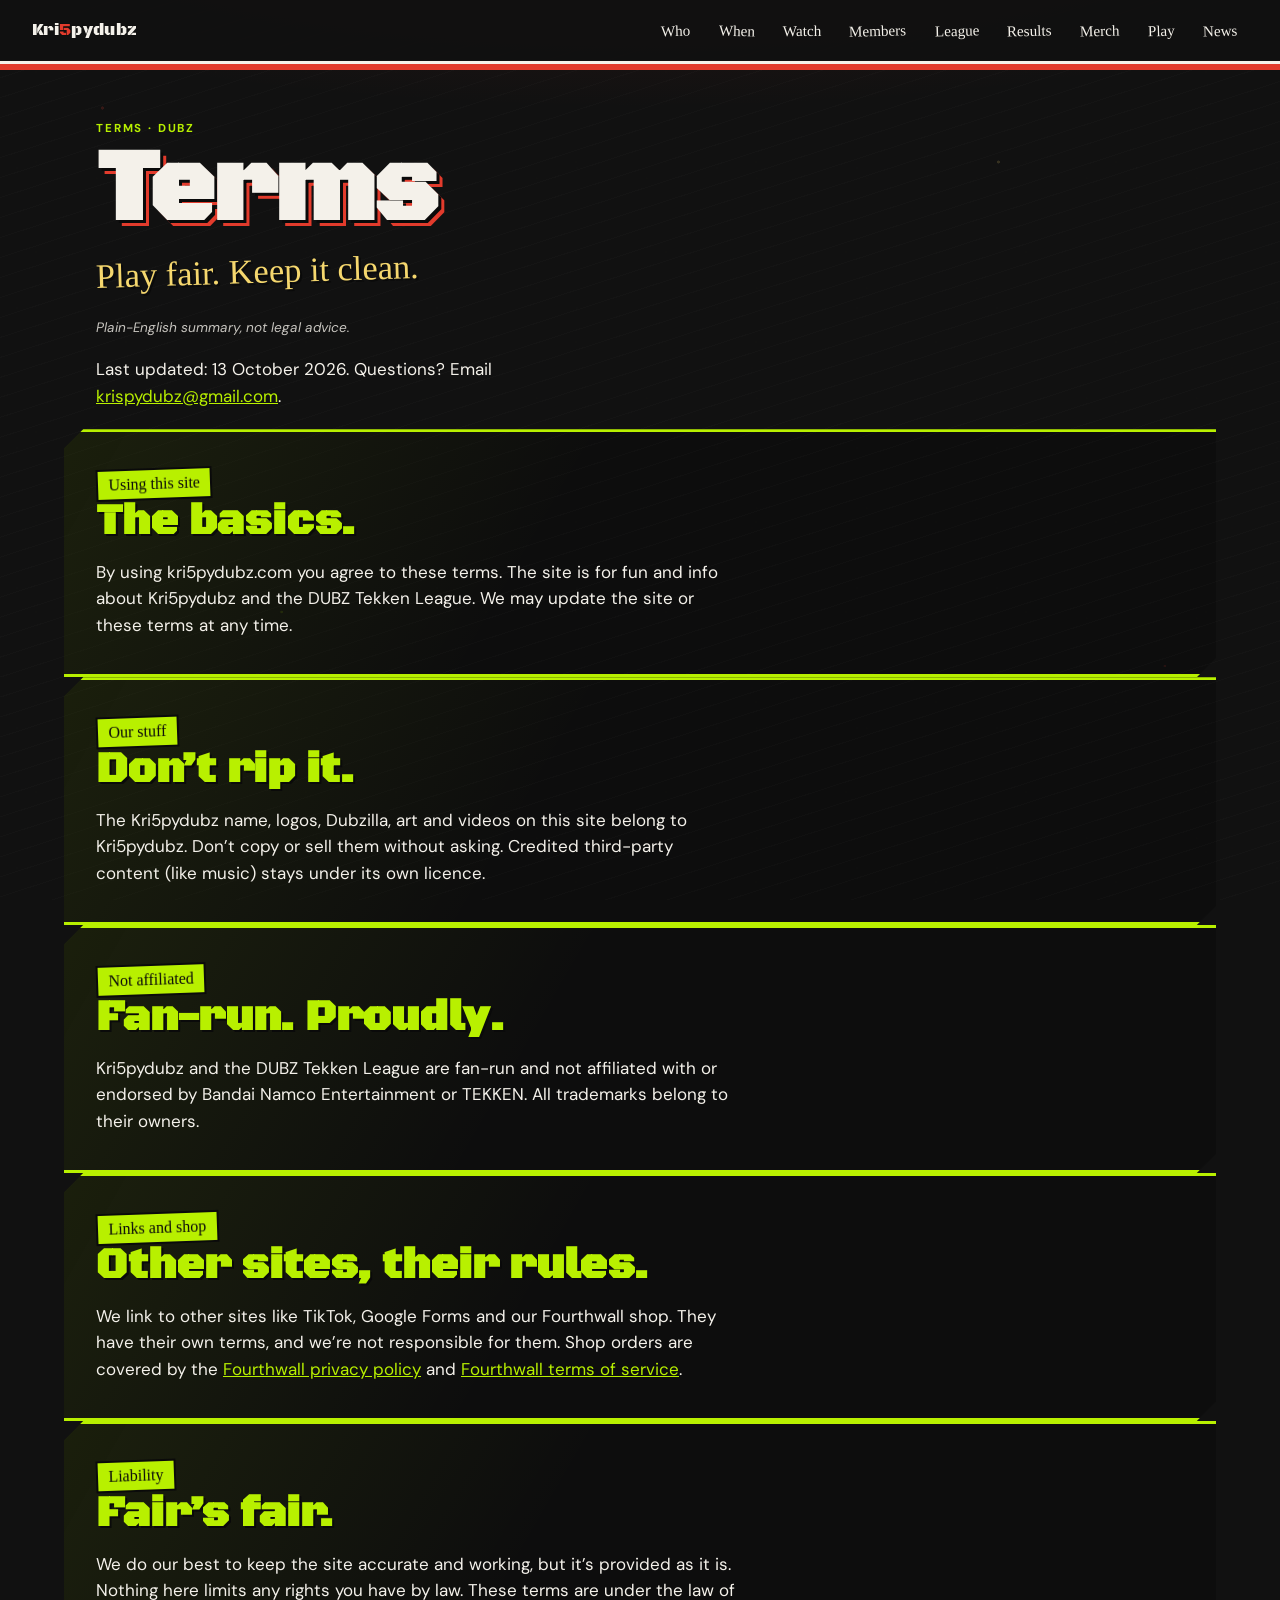
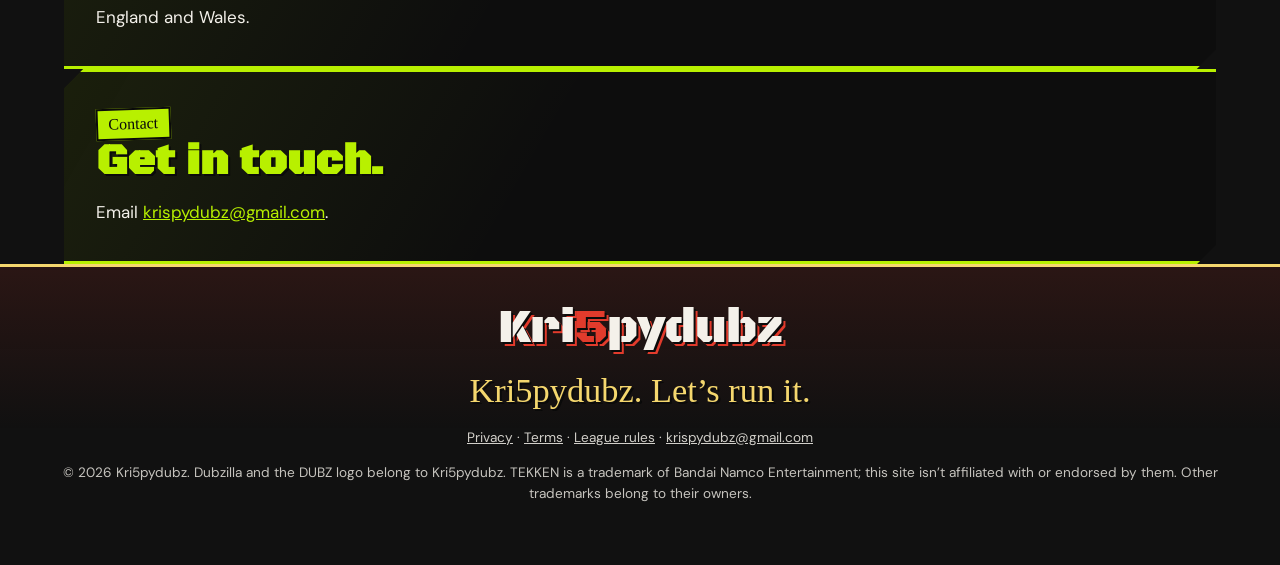
<file: terms.html>
<!DOCTYPE html>
<html lang="en-GB">
<head>
  <meta charset="utf-8">
  <meta name="viewport" content="width=device-width, initial-scale=1">
  <title>Terms of Use | Kri5pydubz</title>
  <meta name="description" content="Terms of use for kri5pydubz.com, the home of Kri5pydubz and DUBZ League. Not affiliated with Bandai Namco. Plain English.">
  <link rel="canonical" href="https://kri5pydubz.com/terms">
  <meta property="og:title" content="Terms of Use | Kri5pydubz">
  <meta property="og:description" content="Terms of use for kri5pydubz.com, the home of Kri5pydubz and DUBZ League. Not affiliated with Bandai Namco. Plain English.">
  <meta property="og:url" content="https://kri5pydubz.com/terms">
  <meta property="og:type" content="website">
  <meta property="og:site_name" content="Kri5pydubz">
  <meta property="og:image" content="https://kri5pydubz.com/assets/kri5pydubz-dubzilla-wide.jpg">
  <meta name="twitter:card" content="summary_large_image">
  <meta name="twitter:site" content="@Kri5pydubz">
  <meta name="twitter:title" content="Terms of Use | Kri5pydubz">
  <meta name="twitter:description" content="Terms of use for kri5pydubz.com, the home of Kri5pydubz and DUBZ League. Not affiliated with Bandai Namco. Plain English.">
  <meta name="twitter:image" content="https://kri5pydubz.com/assets/kri5pydubz-dubzilla-wide.jpg">
  <link rel="icon" href="/favicon.ico" sizes="any">
  <link rel="icon" type="image/png" sizes="96x96" href="/favicon-96.png">
  <link rel="apple-touch-icon" sizes="180x180" href="/apple-touch-icon.png">
  <link rel="manifest" href="/site.webmanifest">
  <meta name="theme-color" content="#111111">
  <link rel="preconnect" href="https://fonts.googleapis.com">
  <link rel="preconnect" href="https://fonts.gstatic.com" crossorigin>
  <link href="https://fonts.googleapis.com/css2?family=Black+Ops+One&family=DM+Sans:ital,opsz,wght@0,9..40,400;0,9..40,600;0,9..40,700;1,9..40,400&family=Permanent+Marker&display=swap" rel="stylesheet">
  <link rel="stylesheet" href="styles.css?v=20261011c">
</head>
<body>
  <a class="skip" href="#main">Skip to content</a>

  <header class="site-header">
    <a class="brand" href="/" aria-label="Kri5pydubz home">
      Kri<span class="five">5</span>pydubz
    </a>
    <nav aria-label="Site">
      <a href="/#who">Who</a>
      <a href="/#when">When</a>
      <a href="/#watch">Watch</a>
      <a href="members">Members</a>
      <a href="league">League</a>
      <a href="results">Results</a>
      <a href="merch">Merch</a>
      <a href="play">Play</a>
      <a href="news">News</a>
    </nav>
  </header>

    <main id="main">
    <section class="hero members-hero" id="top">
      <div class="hero-copy">
        <p class="kicker">Terms · DUBZ</p>
        <h1 class="wordmark members-wordmark">Terms</h1>
        <p class="hook">Play fair. Keep it clean.</p>
        <p class="legal-note"><em>Plain-English summary, not legal advice.</em></p>
        <p class="lede">Last updated: 13 October 2026. Questions? Email <a href="mailto:krispydubz@gmail.com">krispydubz@gmail.com</a>.</p>
      </div>
    </section>

    <section class="who">
      <p class="section-tag">Using this site</p>
      <h2>The basics.</h2>
      <p>By using kri5pydubz.com you agree to these terms. The site is for fun and info about Kri5pydubz and the DUBZ Tekken League. We may update the site or these terms at any time.</p>
    </section>

    <section class="who">
      <p class="section-tag">Our stuff</p>
      <h2>Don’t rip it.</h2>
      <p>The Kri5pydubz name, logos, Dubzilla, art and videos on this site belong to Kri5pydubz. Don’t copy or sell them without asking. Credited third-party content (like music) stays under its own licence.</p>
    </section>

    <section class="who">
      <p class="section-tag">Not affiliated</p>
      <h2>Fan-run. Proudly.</h2>
      <p>Kri5pydubz and the DUBZ Tekken League are fan-run and not affiliated with or endorsed by Bandai Namco Entertainment or TEKKEN. All trademarks belong to their owners.</p>
    </section>

    <section class="who">
      <p class="section-tag">Links and shop</p>
      <h2>Other sites, their rules.</h2>
      <p>We link to other sites like TikTok, Google Forms and our Fourthwall shop. They have their own terms, and we’re not responsible for them. Shop orders are covered by the <a href="https://fourthwall.com/legal/privacy-policy">Fourthwall privacy policy</a> and <a href="https://fourthwall.com/legal/terms-of-service">Fourthwall terms of service</a>.</p>
    </section>

    <section class="who">
      <p class="section-tag">Liability</p>
      <h2>Fair’s fair.</h2>
      <p>We do our best to keep the site accurate and working, but it’s provided as it is. Nothing here limits any rights you have by law. These terms are under the law of England and Wales.</p>
    </section>

    <section class="who">
      <p class="section-tag">Contact</p>
      <h2>Get in touch.</h2>
      <p>Email <a href="mailto:krispydubz@gmail.com">krispydubz@gmail.com</a>.</p>
    </section>
  </main>

  <footer class="site-footer">
    <p class="wordmark wordmark-foot">Kri<span class="five">5</span>pydubz</p>
    <p class="hook">Kri5pydubz. Let’s run it.</p>
    <p class="legal-links"><a href="privacy">Privacy</a> · <a href="terms">Terms</a> · <a href="league-rules">League rules</a> · <a href="mailto:krispydubz@gmail.com">krispydubz@gmail.com</a></p>
    <p class="legal-note">© 2026 Kri5pydubz. Dubzilla and the DUBZ logo belong to Kri5pydubz. TEKKEN is a trademark of Bandai Namco Entertainment; this site isn’t affiliated with or endorsed by them. Other trademarks belong to their owners.</p>
  </footer>
<script data-goatcounter="https://kri5pydubz.goatcounter.com/count" async src="//gc.zgo.at/count.js"></script>
</body>
</html>
</file>
<file: styles.css>
:root{--asphalt:#111111;--bone:#F4F1EA;--spray:#E23B2C;--atomic:#B8F000;--tag:#F5D76E;--ink:#0a0a0a;--gap:clamp(1.25rem,4vw,2.5rem);--max:72rem;--outline:3px;}*,*::before,*::after{box-sizing:border-box;}html{scroll-behavior:smooth;}body{margin:0;color:var(--bone);font-family:"DM Sans",system-ui,sans-serif;font-size:1.0625rem;line-height:1.55;background-color:var(--asphalt);background-image:radial-gradient(circle at 8% 12%,rgba(226,59,44,0.18) 0 1.4px,transparent 1.8px),radial-gradient(circle at 22% 68%,rgba(184,240,0,0.12) 0 1px,transparent 1.6px),radial-gradient(circle at 78% 18%,rgba(245,215,110,0.16) 0 1.2px,transparent 1.8px),radial-gradient(circle at 91% 74%,rgba(226,59,44,0.14) 0 1px,transparent 1.5px),radial-gradient(ellipse 120% 40% at 50% -10%,rgba(226,59,44,0.12),transparent 55%),repeating-linear-gradient(-18deg,transparent 0 18px,rgba(244,241,234,0.015) 18px 19px);background-attachment:fixed;min-height:100vh;}body::before{content:"";pointer-events:none;position:fixed;inset:0;z-index:0;opacity:0.35;background:radial-gradient(1.2px 1.2px at 12% 20%,rgba(244,241,234,0.35),transparent),radial-gradient(1px 1px at 40% 80%,rgba(184,240,0,0.4),transparent),radial-gradient(1.4px 1.4px at 70% 30%,rgba(226,59,44,0.45),transparent),radial-gradient(1px 1px at 88% 62%,rgba(245,215,110,0.4),transparent);background-size:140px 140px,90px 90px,160px 160px,110px 110px;mix-blend-mode:overlay;}body > *{position:relative;z-index:1;}img{max-width:100%;height:auto;display:block;}a{color:var(--atomic);}a:hover{color:var(--tag);}:focus-visible{outline:3px solid var(--atomic);outline-offset:3px;}.skip{position:absolute;left:0.75rem;top:-3.5rem;z-index:20;padding:0.5rem 0.85rem;background:var(--atomic);color:var(--ink);font-weight:700;text-decoration:none;}.skip:focus{top:0.75rem;}.site-header{display:flex;flex-wrap:wrap;align-items:center;justify-content:space-between;gap:0.75rem 1.25rem;padding:0.85rem 1.15rem;border-bottom:var(--outline) solid var(--bone);background:rgba(17,17,17,0.92);position:sticky;top:0;z-index:10;box-shadow:0 6px 0 var(--spray);}.site-header.is-stuck{box-shadow:0 4px 0 var(--atomic);}.brand{font-family:"Black Ops One",system-ui,sans-serif;font-size:1.05rem;letter-spacing:0.02em;color:var(--bone);text-decoration:none;text-transform:none;-webkit-text-stroke:0.5px var(--ink);paint-order:stroke fill;}.brand:hover{color:var(--tag);}nav{display:flex;gap:0.4rem;}nav a{font-family:"Permanent Marker",cursive;font-size:0.95rem;color:var(--bone);text-decoration:none;padding:0.2rem 0.55rem;border:2px solid transparent;transform:rotate(-1.5deg);}nav a:nth-child(2){transform:rotate(1.5deg);}nav a:nth-child(3){transform:rotate(-0.5deg);}nav a:hover,nav a:focus-visible{color:var(--ink);background:var(--tag);border-color:var(--ink);}.five{color:var(--spray);}.hero{display:grid;gap:1.75rem;padding:clamp(1.5rem,5vw,3.5rem) 1.15rem 2.5rem;max-width:var(--max);margin:0 auto;}.kicker{margin:0 0 0.4rem;font-weight:700;letter-spacing:0.16em;text-transform:uppercase;font-size:0.72rem;color:var(--atomic);}.wordmark{margin:0;font-family:"Black Ops One",system-ui,sans-serif;font-size:clamp(2.6rem,12vw,6.4rem);line-height:0.9;letter-spacing:-0.02em;color:var(--bone);text-shadow:3px 3px 0 var(--ink),6px 6px 0 var(--spray);overflow-wrap:anywhere;}.hook{margin:0.85rem 0 0;font-family:"Permanent Marker",cursive;font-size:clamp(1.35rem,4.2vw,2.15rem);color:var(--tag);transform:rotate(-1.8deg);transform-origin:left center;text-shadow:2px 2px 0 var(--ink);}.lede{max-width:36rem;margin:1.15rem 0 0;color:var(--bone);}.hero-actions{display:flex;flex-wrap:wrap;align-items:center;gap:0.85rem 1.15rem;margin-top:1.4rem;}.btn{display:inline-block;font-family:"Black Ops One",system-ui,sans-serif;font-size:1.05rem;letter-spacing:0.02em;text-decoration:none;padding:0.7rem 1.15rem 0.6rem;border:var(--outline) solid var(--ink);box-shadow:5px 5px 0 var(--ink);transform:rotate(-1deg);}.btn-primary{background:var(--spray);color:var(--bone);}.btn-primary:hover,.btn-primary:focus-visible{background:var(--atomic);color:var(--ink);box-shadow:5px 5px 0 var(--spray);}.when-chip{margin:0;font-weight:700;padding:0.45rem 0.75rem;border:2px dashed var(--tag);color:var(--tag);transform:rotate(1.4deg);}.when-time{color:var(--atomic);font-family:"Black Ops One",system-ui,sans-serif;margin-right:0.35rem;}.hero-art{margin:0;position:relative;justify-self:center;width:min(100%,22rem);}.hero-art img{width:100%;border:4px solid var(--bone);box-shadow:8px 8px 0 var(--ink),12px 12px 0 var(--atomic);transform:rotate(1.6deg);background:var(--ink);}.stamp{position:absolute;right:-0.4rem;bottom:-0.55rem;display:grid;justify-items:center;gap:0.15rem;padding:0.35rem 0.45rem 0.4rem;background:var(--asphalt);border:3px solid var(--atomic);box-shadow:3px 3px 0 var(--spray);transform:rotate(8deg);}.stamp span{font-family:"Permanent Marker",cursive;font-size:0.75rem;color:var(--tag);letter-spacing:0.12em;}.kaiju{display:block;}.section-tag{display:inline-block;margin:0 0 0.7rem;padding:0.15rem 0.65rem 0.05rem;font-family:"Permanent Marker",cursive;font-size:1rem;color:var(--ink);background:var(--atomic);border:2px solid var(--ink);transform:rotate(-2deg);}.who,.when,.watch{max-width:var(--max);margin:0 auto;padding:2.25rem 1.15rem;}.who{background:linear-gradient(120deg,rgba(184,240,0,0.08),transparent 42%),rgba(0,0,0,0.18);border-block:var(--outline) solid var(--atomic);clip-path:polygon(0 1.2rem,1.2rem 0,100% 0,100% calc(100% - 1.2rem),calc(100% - 1.2rem) 100%,0 100%);}.who h2,.watch h2{margin:0 0 0.85rem;font-family:"Black Ops One",system-ui,sans-serif;font-size:clamp(1.7rem,5vw,2.7rem);line-height:1.05;color:var(--atomic);text-shadow:2px 2px 0 var(--ink);}.who p{max-width:40rem;margin:0;}.pills{list-style:none;display:flex;flex-wrap:wrap;gap:0.55rem;padding:0;margin:1.25rem 0 0;}.pills li{font-weight:700;font-size:0.92rem;padding:0.35rem 0.7rem;border:2px solid var(--bone);background:var(--ink);box-shadow:3px 3px 0 var(--spray);}.pills li:nth-child(2){transform:rotate(-1.5deg);border-color:var(--tag);color:var(--tag);}.pills li:nth-child(3){transform:rotate(1.2deg);border-color:var(--atomic);color:var(--atomic);}.pills li:nth-child(4){transform:rotate(-0.6deg);}.when{text-align:center;background:repeating-linear-gradient(45deg,rgba(226,59,44,0.07) 0 12px,transparent 12px 24px);border-bottom:var(--outline) solid var(--spray);}.when-mega{margin:0;font-family:"Black Ops One",system-ui,sans-serif;font-size:clamp(4.2rem,18vw,9rem);line-height:0.85;color:var(--bone);text-shadow:4px 4px 0 var(--ink),8px 8px 0 var(--spray);}.when-sub{margin:0.4rem 0 0;font-family:"Permanent Marker",cursive;font-size:clamp(1.6rem,5vw,2.6rem);color:var(--tag);transform:rotate(-2deg);}.when-note{max-width:28rem;margin:1.1rem auto 0;}.watch h2{margin-bottom:1.15rem;}.doors{list-style:none;display:grid;gap:0.75rem;padding:0;margin:0;}.doors a{display:flex;flex-direction:column;gap:0.15rem;padding:0.85rem 0.95rem 0.75rem;text-decoration:none;color:var(--bone);background:var(--ink);border:var(--outline) solid var(--bone);box-shadow:4px 4px 0 var(--spray);}.doors li:nth-child(odd) a{transform:rotate(-0.7deg);}.doors li:nth-child(even) a{transform:rotate(0.7deg);}.doors li:nth-child(3n) a{box-shadow:4px 4px 0 var(--atomic);}.doors a:hover,.doors a:focus-visible{background:var(--tag);color:var(--ink);border-color:var(--ink);}.door-name{font-family:"Black Ops One",system-ui,sans-serif;font-size:1.15rem;letter-spacing:0.03em;}.door-meta{font-size:0.9rem;opacity:0.9;}.site-footer{padding:2.5rem 1.15rem 3rem;text-align:center;border-top:var(--outline) solid var(--tag);background:linear-gradient(180deg,rgba(226,59,44,0.12),transparent 55%);}.wordmark-foot{font-size:clamp(1.8rem,7vw,3rem);text-shadow:2px 2px 0 var(--ink),4px 4px 0 var(--spray);}.site-footer .hook{transform:none;}@media (min-width:48rem){.hero{grid-template-columns:minmax(0,1.1fr) minmax(16rem,0.9fr);align-items:center;gap:2.5rem;}.hero-art{width:min(100%,26rem);}.doors{grid-template-columns:repeat(2,minmax(0,1fr));}}@media (min-width:70rem){.doors{grid-template-columns:repeat(4,minmax(0,1fr));}.site-header,.hero,.who,.when,.watch,.site-footer{padding-left:2rem;padding-right:2rem;}}@media (prefers-reduced-motion:reduce){html{scroll-behavior:auto;}.hook,.btn,.when-chip,.hero-art img,.stamp,nav a,.doors a,.pills li,.section-tag,.when-sub{transform:none;}}@media (prefers-contrast:more){.wordmark,.when-mega,.wordmark-foot{text-shadow:none;-webkit-text-stroke:1px var(--ink);}.doors a,.btn,.hero-art img{box-shadow:none;}}
.hero-art img{filter:none;image-rendering:auto;-webkit-backface-visibility:hidden;}
.btn-ghost{background:var(--atomic);color:var(--ink);}
.btn-ghost:hover,.btn-ghost:focus-visible{background:var(--tag);color:var(--ink);box-shadow:5px 5px 0 var(--spray);}
.crew-jump{margin:1.25rem 0 0;font-weight:700;}
.crew-jump a{color:var(--tag);font-family:"Permanent Marker",cursive;font-size:1.15rem;}
.stream-countdown{max-width:30rem;margin:1.5rem auto 0;}
.stream-countdown[hidden]{display:none;}
.stream-clock{display:grid;grid-template-columns:repeat(4,minmax(0,1fr));gap:clamp(0.35rem,2vw,0.75rem);}
.stream-clock-box{min-width:0;padding:0.55rem 0.2rem 0.45rem;background:var(--ink);border:2px solid var(--atomic);box-shadow:3px 3px 0 var(--spray);}
.stream-clock-box:nth-child(even){transform:rotate(1deg);border-color:var(--tag);}
.stream-clock-value{display:block;font-family:"Black Ops One",system-ui,sans-serif;font-size:clamp(1.55rem,8vw,2.5rem);line-height:1.05;color:var(--bone);font-variant-numeric:tabular-nums;}
.stream-clock-label{display:block;margin-top:0.2rem;font-family:"Permanent Marker",cursive;font-size:0.75rem;letter-spacing:0.12em;color:var(--atomic);}
.stream-start{display:flex;justify-content:center;flex-wrap:wrap;gap:0.15rem 0.7rem;margin:0.9rem 0 0;font-weight:700;}
.stream-start time{color:var(--tag);}
.stream-uk{color:var(--atomic);font-family:"Permanent Marker",cursive;}
.stream-live{margin:0 0 1rem;font-family:"Black Ops One",system-ui,sans-serif;font-size:clamp(3.25rem,15vw,6rem);line-height:1;color:var(--spray);text-shadow:3px 3px 0 var(--ink),6px 6px 0 var(--atomic);}
.stream-actions{display:flex;justify-content:center;flex-wrap:wrap;gap:0.85rem 1.15rem;}
@media (max-width:24rem){.stream-actions .btn{font-size:0.9rem;padding:0.6rem 0.7rem;}}
.members-wordmark{font-size:clamp(2.1rem,9vw,4.6rem);}
.members-hero{padding-bottom:1.25rem;}
.members-list{display:block;}
.member{display:grid;gap:1.1rem;margin:1.75rem 0 0;padding:1.1rem 0 0;border-top:3px dashed rgba(244,241,234,0.18);}
.member:first-of-type{border-top:0;padding-top:0;}
.member-art{margin:0;width:min(100%,14rem);}
.member-art--wide{width:min(100%,22rem);}
.member-art:not(.member-art--wide){width:min(100%,16rem);margin:0 auto;}
.member-art img{width:100%;height:auto;border:4px solid var(--bone);box-shadow:6px 6px 0 var(--ink),10px 10px 0 var(--spray);transform:rotate(-1.4deg);background:var(--ink);filter:none;aspect-ratio:2/3;object-fit:cover;}
.member-art img{object-position:center top;}
.member-art--wide img{aspect-ratio:16/9;object-fit:contain;}
.member:nth-child(even) .member-art img{transform:rotate(1.6deg);box-shadow:6px 6px 0 var(--ink),10px 10px 0 var(--atomic);}
.member-role{margin:0 0 0.25rem;font-weight:700;letter-spacing:0.14em;text-transform:uppercase;font-size:0.68rem;color:var(--atomic);}
.member h3{margin:0 0 0.55rem;font-family:"Black Ops One",system-ui,sans-serif;font-size:clamp(1.35rem,4vw,2rem);line-height:1.05;color:var(--tag);text-shadow:2px 2px 0 var(--ink);}
.member-copy p{margin:0;max-width:34rem;font-size:0.98rem;}
.member .pills{margin-top:0.9rem;}
@media (min-width:48rem){
  .member{grid-template-columns:14rem minmax(0,1fr);align-items:center;gap:1.5rem;}.member:has(.member-art--wide){grid-template-columns:minmax(14rem,22rem) minmax(0,1fr);}
  .members-list h2{margin-bottom:0.4rem;}
}
@media (min-width:48rem){
  .member:not(:has(.member-art--wide)){grid-template-columns:15rem minmax(0,1fr);}
  .member-art:not(.member-art--wide){width:min(100%,15rem);margin:0;}
}
@media (min-width:64rem){
  .member:not(:has(.member-art--wide)){grid-template-columns:17rem minmax(0,1fr);}
  .member-art:not(.member-art--wide){width:min(100%,17rem);}
}
@media (prefers-reduced-motion:reduce){
  .member-art img{transform:none;}
}
.hero-tag{position:absolute;left:0.9rem;bottom:1.1rem;z-index:2;font-family:"Permanent Marker",cursive;font-size:clamp(1.5rem,5vw,2.1rem);line-height:1;color:var(--tag);text-shadow:2px 2px 0 var(--ink),4px 4px 0 var(--spray),-1px -1px 0 var(--ink),1px -1px 0 var(--ink),-1px 1px 0 var(--ink);transform:rotate(-4deg);pointer-events:none;white-space:nowrap;}
@media (prefers-reduced-motion:reduce){.hero-tag{transform:none;}}
/* League table */
.league{margin-bottom:1.5rem;}
.league-scroll{margin:1.4rem 0 0;max-width:100%;overflow-x:auto;-webkit-overflow-scrolling:touch;border:var(--outline) solid var(--bone);background:var(--ink);box-shadow:6px 6px 0 var(--spray);}
.league-scroll:focus-visible{outline:3px solid var(--atomic);outline-offset:3px;}
.league-table{width:100%;min-width:44rem;border-collapse:collapse;font-variant-numeric:tabular-nums;}
.league-table caption{caption-side:top;text-align:left;padding:0.6rem 0.85rem 0.5rem;font-family:"Permanent Marker",cursive;font-size:1.1rem;color:var(--tag);border-bottom:2px dashed rgba(244,241,234,0.25);}
.league-table th,.league-table td{padding:0.6rem 0.65rem;text-align:center;white-space:nowrap;border-bottom:1px solid rgba(244,241,234,0.12);}
.league-table thead th{font-family:"Black Ops One",system-ui,sans-serif;font-weight:400;font-size:0.9rem;letter-spacing:0.04em;color:var(--ink);background:var(--atomic);border-bottom:var(--outline) solid var(--ink);}
.league-table thead th{white-space:normal;line-height:1.15;vertical-align:bottom;min-width:4.6rem;}
.league-table thead .lt-pos{min-width:0;}
.league-table thead .lt-player{min-width:9rem;}
.league-table .lt-player{text-align:left;}
.league-table tbody .lt-player{font-family:"Black Ops One",system-ui,sans-serif;font-weight:400;font-size:1.02rem;color:var(--bone);}
.league-table tbody tr:nth-child(even){background:rgba(244,241,234,0.04);}
.league-table tbody tr:hover{background:rgba(184,240,0,0.08);}
.league-table .lt-pos{width:3.2rem;color:var(--tag);font-weight:700;}
.league-table thead .lt-pos{color:var(--ink);}
.league-table tbody .lt-pts{font-family:"Black Ops One",system-ui,sans-serif;font-size:1.1rem;color:var(--atomic);}
.league-table thead .lt-pts{background:var(--tag);}
.league-table tbody tr:last-child th,.league-table tbody tr:last-child td{border-bottom:0;}
.league-swipe{display:none;margin:0.7rem 0 0 !important;font-family:"Permanent Marker",cursive;font-size:0.95rem;color:var(--tag);}
@media (max-width:47.99rem){.league-swipe{display:block;}}
.league-updated{margin:1rem 0 0 !important;font-size:0.9rem;opacity:0.85;}
.league-how{margin:1.4rem 0 0;padding:0.9rem 1rem;max-width:40rem;border:2px dashed var(--tag);transform:rotate(-0.4deg);}
.league-how h3{margin:0 0 0.4rem;font-family:"Permanent Marker",cursive;font-weight:400;font-size:1.25rem;color:var(--tag);}
.league-how p + p{margin-top:0.5rem;}
.league-key{font-size:0.85rem;opacity:0.85;}
@media (max-width:30rem){.league-table{min-width:40rem;}.league-table th,.league-table td{padding:0.5rem 0.45rem;}.league-table tbody .lt-player{font-size:0.92rem;}}
@media (prefers-reduced-motion:reduce){.league-how{transform:none;}}
.league-results{margin:1.8rem 0 0;max-width:40rem;}
.league-results h3,.spot-card h3{margin:0 0 0.6rem;font-family:"Black Ops One",system-ui,sans-serif;font-weight:400;font-size:1.35rem;color:var(--bone);}
.results-feed{list-style:none;margin:0;padding:0;display:grid;gap:0.5rem;}
.results-feed li{padding:0.6rem 0.85rem;background:var(--ink);border:2px solid var(--bone);box-shadow:3px 3px 0 var(--atomic);}
.results-feed li:nth-child(even){box-shadow:3px 3px 0 var(--spray);}
.results-empty{font-style:italic;opacity:0.9;border-style:dashed !important;box-shadow:none !important;}
.result{display:flex;flex-wrap:wrap;align-items:baseline;gap:0.3rem 0.8rem;}
.result-date{font-weight:700;font-size:0.8rem;letter-spacing:0.08em;text-transform:uppercase;color:var(--tag);min-width:3.6rem;}
.result-line{font-weight:600;}
.result-win{color:var(--atomic);font-weight:700;}
.result-score{font-family:"Black Ops One",system-ui,sans-serif;padding:0 0.3rem;color:var(--bone);}
.result-note{font-size:0.85rem;opacity:0.8;}
.spotlight{display:grid;gap:1rem;margin:1.8rem 0 0;max-width:40rem;}
.spot-card{padding:0.9rem 1rem 1rem;background:var(--ink);border:var(--outline) solid var(--tag);box-shadow:5px 5px 0 var(--spray);transform:rotate(-0.6deg);}
.spot-card--alt{border-color:var(--atomic);box-shadow:5px 5px 0 var(--tag);transform:rotate(0.6deg);}
.spot-card h3{font-family:"Permanent Marker",cursive;color:var(--tag);font-size:1.2rem;margin-bottom:0.3rem;}
.spot-card--alt h3{color:var(--atomic);}
.spot-card p{margin:0;}
.spot-name{display:block;font-family:"Black Ops One",system-ui,sans-serif;font-size:1.5rem;color:var(--bone);}
.spot-meta{display:block;font-size:0.9rem;opacity:0.85;}
.spot-tbd{font-weight:700;opacity:0.9;}
@media (min-width:40rem){.spotlight{grid-template-columns:1fr 1fr;}}
@media (prefers-reduced-motion:reduce){.spot-card{transform:none;}}
.league-info{display:grid;gap:1.2rem;margin:1.4rem 0 0;align-items:start;}
.league-info .league-how{margin:0;max-width:none;}
.league-rules{border-color:var(--atomic);transform:rotate(0.4deg);}
.league-rules h3{color:var(--atomic);}
.league-rules ol{margin:0;padding-left:1.3rem;display:grid;gap:0.45rem;}
@media (min-width:48rem){.league-info{grid-template-columns:1fr 1fr;max-width:56rem;}}
@media (prefers-reduced-motion:reduce){.league-rules{transform:none;}}
nav{flex-wrap:wrap;}
.history-filter{display:flex;flex-wrap:wrap;align-items:center;gap:0.5rem 0.75rem;margin:1rem 0 0;}
.history-filter[hidden]{display:none;}
.history-filter label{font-weight:700;}
.history-filter select{font:inherit;font-weight:600;color:var(--bone);background:var(--ink);border:2px solid var(--bone);padding:0.35rem 0.6rem;box-shadow:3px 3px 0 var(--spray);max-width:100%;}
.history-count{margin:0.6rem 0 0 !important;font-size:0.9rem;opacity:0.85;}
.history-count:empty{display:none;}
.history-list{margin:1.2rem 0 0;max-width:40rem;display:grid;gap:1.4rem;}
.history-day h3{margin:0 0 0.6rem;font-family:"Permanent Marker",cursive;font-weight:400;font-size:1.2rem;color:var(--tag);}
.history-outcome{font-family:"Permanent Marker",cursive;font-size:0.95rem;color:var(--atomic);}
.history-empty{padding:0.75rem 0.95rem;background:var(--ink);border:2px dashed var(--bone);font-style:italic;max-width:40rem;}
.history-empty a{font-style:normal;font-weight:700;}
.results-more{margin:0.75rem 0 0 !important;font-weight:700;}

/* legal small print */
.legal-links{font-size:.85rem;margin-top:.6rem;opacity:.85}
.legal-links a{color:inherit}
.legal-note{font-size:.85rem;opacity:.8}

/* Featured crew leader: scoped independently of the existing member cards. */
.crew-leader{
  display:grid;align-items:center;gap:1.5rem;
  max-width:calc(var(--max) - 4rem);margin:1.5rem auto 3rem;
  padding:2rem;border:3px solid var(--bone);
  box-shadow:7px 7px 0 var(--spray),11px 11px 0 var(--ink);
  background:radial-gradient(ellipse at 20% 55%,rgba(184,240,0,.16),transparent 55%),
    repeating-linear-gradient(-18deg,transparent 0 24px,rgba(244,241,234,.025) 24px 26px),var(--asphalt);
}
.crew-leader-art{display:grid;place-items:center;}
.crew-leader-art img{width:auto;height:clamp(22rem,38vw,32rem);max-width:100%;object-fit:contain;filter:drop-shadow(5px 7px 0 var(--ink));}
.crew-leader-copy{min-width:0;}
.crew-leader-tag{display:inline-block;margin:0 0 1.25rem;padding:.4rem .75rem;
  background:var(--atomic);color:var(--ink);border:2px solid var(--ink);
  box-shadow:4px 4px 0 var(--spray);font-family:"Permanent Marker",cursive;
  font-size:clamp(1rem,2vw,1.35rem);transform:rotate(-2deg);}
.crew-leader h2{margin:0;font-family:"Black Ops One",system-ui,sans-serif;
  font-size:clamp(2.2rem,5.5vw,4.6rem);line-height:1.05;letter-spacing:-.025em;
  color:var(--bone);text-shadow:3px 3px 0 var(--ink),5px 5px 0 var(--spray);overflow-wrap:anywhere;}
.crew-leader-line{max-width:28rem;margin:1.25rem 0 0;font-size:clamp(1.15rem,2vw,1.5rem);color:var(--tag);}
@media(min-width:48rem){.crew-leader{grid-template-columns:minmax(14rem,.8fr) minmax(0,1.2fr);gap:2.5rem;}}
@media(max-width:47.99rem){.crew-leader{margin:1.25rem 1.15rem 2.5rem;padding:1.5rem 1rem;gap:1.75rem;text-align:center;}.crew-leader-line{margin-inline:auto;}}
@media(prefers-reduced-motion:reduce){.crew-leader-tag{transform:none;}}

/* Home hero: copy above a full-width landscape sticker. */
#top.hero{grid-template-columns:minmax(0,1fr);align-items:start;}
#top .hero-copy{min-width:0;}
#top .wordmark{font-size:clamp(1.8rem,10vw,6.4rem);white-space:nowrap;word-break:normal;overflow-wrap:normal;}
#top .hero-art{width:100%;min-width:0;}
#top .hero-art img{aspect-ratio:16/9;height:auto;}
.fotn{max-width:var(--max);margin:0 auto;padding:2.25rem 1.15rem;}.fotn h2{margin:0 0 1rem;font-family:"Black Ops One",system-ui,sans-serif;font-size:clamp(1.7rem,5vw,2.7rem);line-height:1.05;color:var(--tag);text-shadow:2px 2px 0 var(--ink),4px 4px 0 var(--spray);}.fotn-frame{position:relative;width:100%;max-width:52rem;aspect-ratio:16/9;background:var(--ink);border:4px solid var(--bone);box-shadow:8px 8px 0 var(--spray),12px 12px 0 var(--atomic);overflow:hidden;}.fotn-frame iframe{position:absolute;inset:0;width:100%;height:100%;border:0;}.fotn-soon{position:absolute;inset:0;display:grid;place-content:center;justify-items:center;gap:0.6rem;padding:1rem;text-align:center;background:repeating-linear-gradient(45deg,rgba(226,59,44,0.1) 0 14px,transparent 14px 28px);}.fotn-soon-tag{font-family:"Black Ops One",system-ui,sans-serif;font-size:clamp(1.8rem,7vw,3.6rem);color:var(--bone);text-shadow:3px 3px 0 var(--ink),6px 6px 0 var(--spray);transform:rotate(-2deg);}.fotn-soon p{margin:0;font-family:"Permanent Marker",cursive;color:var(--tag);}.fotn-caption{margin:1.4rem 0 1rem;max-width:40rem;}.fotn-caption strong{color:var(--atomic);}@media (min-width:70rem){.fotn{padding-left:2rem;padding-right:2rem;}}
.when-dubzilla{display:block;width:clamp(84px,18vw,120px);height:auto;aspect-ratio:1;object-fit:cover;margin:0 auto 0.6rem;border:var(--outline,3px) solid var(--bone);box-shadow:4px 4px 0 var(--spray);transform:rotate(-3deg);animation:dz-bob 3.2s ease-in-out infinite;}
@keyframes dz-bob{0%,100%{transform:rotate(-3deg) translateY(0);}50%{transform:rotate(-1deg) translateY(-4px);}}
@media (prefers-reduced-motion:reduce){.when-dubzilla{animation:none;}}
</file>
<file: assets/seasonal-vicecity.css>
/* ==========================================================================
   TEMPORARY seasonal accents — neon 80s / Vice City (GTA 6 hype window)
   ==========================================================================
   Safe to delete this file (and its <link> tags on index.html + news.html)
   plus the #gta6-drop section and assets/gta6-countdown.js when the season
   ends. Does not change stream times, league details, assets/streams.js,
   or the core DUBZ palette / fonts / original Dubzilla art.

   Accents: pink #FF2E88, orange #FF8A3D, teal #19D3C5, purple #7B3CFF.
   No Rockstar or GTA logos, fonts (no Pricedown), or official art.
   ========================================================================== */

:root {
  --vc-pink: #FF2E88;
  --vc-orange: #FF8A3D;
  --vc-teal: #19D3C5;
  --vc-purple: #7B3CFF;
  --vc-sunset: linear-gradient(90deg, #FF2E88 0%, #FF8A3D 48%, #19D3C5 100%);
}

/* Thin announcement strip on the homepage */
.seasonal-banner {
  position: relative;
  margin: 0;
  padding: 1.15rem 1.15rem 0.8rem;
  text-align: center;
  background: #111111;
  border-bottom: 3px solid #F4F1EA;
}

/* Sit just below the sticky header's 6px spray shadow so the sunset strip stays visible */
.seasonal-banner::before {
  content: "";
  display: block;
  position: absolute;
  left: 0;
  right: 0;
  top: 6px;
  height: 4px;
  background: var(--vc-sunset);
  box-shadow: 0 0 12px rgba(255, 46, 136, 0.45), 0 0 16px rgba(25, 211, 197, 0.28);
}

.seasonal-banner a {
  display: inline-block;
  max-width: min(40rem, 100%);
  color: #F4F1EA;
  font-family: "Permanent Marker", cursive;
  font-size: clamp(0.95rem, 2.5vw, 1.2rem);
  line-height: 1.4;
  text-align: center;
  text-decoration: none;
  padding-bottom: 0.18rem;
  background-image: var(--vc-sunset);
  background-size: 100% 2px;
  background-repeat: no-repeat;
  background-position: 0 100%;
  text-shadow: 0 0 10px rgba(255, 46, 136, 0.35), 0 0 14px rgba(25, 211, 197, 0.22);
}

.seasonal-banner a:hover,
.seasonal-banner a:focus-visible {
  color: #19D3C5;
}

@media (min-width: 70rem) {
  .seasonal-banner {
    padding-left: 2rem;
    padding-right: 2rem;
  }
}

/* Subtle sunset cap on the variety news card only */
.news-card.seasonal-card {
  position: relative;
}

.news-card.seasonal-card::before {
  content: "";
  display: block;
  height: 4px;
  margin: -1rem -1rem 0.75rem;
  background: var(--vc-sunset);
  box-shadow: 0 0 10px rgba(255, 46, 136, 0.35);
}

/* --------------------------------------------------------------------------
   GTA 6 launch countdown section
   -------------------------------------------------------------------------- */

.gta6-drop {
  --palm: url("data:image/svg+xml,%3Csvg xmlns='http://www.w3.org/2000/svg' viewBox='0 0 140 220'%3E%3Cpath fill='%2306140f' d='M68 220l4-132 10 2-2 130z'/%3E%3Cpath fill='%230a1f16' d='M72 90C28 78 8 42 18 12c18 16 36 38 54 78z'/%3E%3Cpath fill='%230c281c' d='M74 88C56 42 64 10 92 4 86 32 84 58 74 88z'/%3E%3Cpath fill='%230a1f16' d='M76 90c42-24 70-16 82 14-30 2-54 14-82-14z'/%3E%3Cpath fill='%230c281c' d='M76 92c36 12 56 42 42 70-18-20-32-40-42-70z'/%3E%3Cpath fill='%23082018' d='M72 92C38 112 30 146 48 176c6-28 14-50 24-84z'/%3E%3Cpath fill='%230a1f16' d='M74 88c22-36 56-40 74-18-26 10-50 22-74 18z'/%3E%3C/svg%3E");
  position: relative;
  overflow: hidden;
  isolation: isolate;
  margin: 0;
  padding: 2.25rem 1.15rem 3.2rem;
  border-block: 3px solid #F4F1EA;
  background:
    linear-gradient(180deg, rgba(17, 17, 17, 0.28) 0%, transparent 22%, transparent 78%, rgba(17, 17, 17, 0.35) 100%),
    linear-gradient(180deg, #1a0820 0%, #4a1038 34%, #c13a48 64%, #ff8a3d 84%, #155e58 100%);
}

/* Striped retro sun */
.gta6-drop::before {
  content: "";
  position: absolute;
  z-index: 0;
  width: min(22rem, 72vw);
  height: min(11rem, 36vw);
  left: 50%;
  top: 8%;
  transform: translateX(-50%);
  border-radius: 50% 50% 0 0 / 100% 100% 0 0;
  background: repeating-linear-gradient(
    to bottom,
    #FF8A3D 0 11px,
    #ffc56a 11px 13px,
    transparent 13px 19px
  );
  box-shadow: 0 0 48px rgba(255, 46, 136, 0.5);
  opacity: 0.5;
  pointer-events: none;
}

/* Perspective grid floor — kept inside the section so it reads as a horizon */
.gta6-drop::after {
  content: "";
  position: absolute;
  z-index: 0;
  left: -8%;
  right: -8%;
  bottom: 0;
  height: 44%;
  background:
    repeating-linear-gradient(90deg, transparent 0 36px, rgba(255, 46, 136, 0.58) 36px 38px),
    repeating-linear-gradient(0deg, transparent 0 20px, rgba(25, 211, 197, 0.45) 20px 22px);
  transform: perspective(280px) rotateX(64deg);
  transform-origin: center bottom;
  mask-image: linear-gradient(to top, rgba(0, 0, 0, 0.92), rgba(0, 0, 0, 0.4) 62%, transparent 100%);
  pointer-events: none;
}

.gta6-drop-inner {
  position: relative;
  z-index: 1;
  display: grid;
  gap: 1.35rem;
  max-width: var(--max, 72rem);
  margin: 0 auto;
  align-items: center;
  justify-items: center;
  text-align: center;
}

/* Palm silhouettes drawn for this skin — not official artwork */
.gta6-drop-inner::before,
.gta6-drop-inner::after {
  content: "";
  position: absolute;
  bottom: -1.6rem;
  width: min(8.5rem, 26vw);
  height: min(13.5rem, 40vw);
  background-image: var(--palm);
  background-repeat: no-repeat;
  background-size: contain;
  background-position: bottom center;
  pointer-events: none;
  z-index: 0;
  opacity: 0.82;
}

.gta6-drop-inner::before {
  left: -0.35rem;
}

.gta6-drop-inner::after {
  right: -0.35rem;
  transform: scaleX(-1);
}

.gta6-drop-copy,
.gta6-dubzilla {
  position: relative;
  z-index: 1;
}

.gta6-dubzilla {
  margin: 0;
  width: min(100%, 13.5rem);
}

.gta6-dubzilla img {
  width: 100%;
  height: auto;
  border: 3px solid var(--vc-teal);
  box-shadow:
    0 0 0 3px var(--vc-pink),
    8px 8px 0 #111111,
    0 0 22px rgba(255, 46, 136, 0.65),
    0 0 34px rgba(25, 211, 197, 0.4);
  transform: rotate(-1.4deg);
  background: #111111;
}

.gta6-drop h2 {
  margin: 0;
  font-family: "Black Ops One", system-ui, sans-serif;
  font-size: clamp(1.85rem, 6vw, 3.15rem);
  line-height: 1.05;
  color: #F4F1EA;
  text-shadow:
    2px 2px 0 #111111,
    0 0 14px rgba(255, 46, 136, 0.75),
    0 0 28px rgba(25, 211, 197, 0.4);
}

.gta6-drop .section-tag {
  background: var(--vc-teal);
}

.gta6-note {
  margin: 0.9rem 0 0;
  font-weight: 700;
  color: #F4F1EA;
  text-shadow: 1px 1px 0 #111111, 0 0 10px rgba(255, 138, 61, 0.5);
}

.gta6-clock {
  display: grid;
  grid-template-columns: repeat(4, minmax(0, 1fr));
  gap: clamp(0.35rem, 2vw, 0.75rem);
  margin-top: 1.05rem;
  max-width: 34rem;
}

.gta6-clock-box {
  min-width: 0;
  padding: 0.6rem 0.15rem 0.5rem;
  text-align: center;
  background: #0a0a0a;
  border: 2px solid var(--vc-pink);
  box-shadow: 3px 3px 0 #111111, 0 0 14px rgba(255, 46, 136, 0.55);
}

.gta6-clock-box:nth-child(2) {
  border-color: var(--vc-orange);
  box-shadow: 3px 3px 0 #111111, 0 0 14px rgba(255, 138, 61, 0.5);
}

.gta6-clock-box:nth-child(3) {
  border-color: var(--vc-teal);
  box-shadow: 3px 3px 0 #111111, 0 0 14px rgba(25, 211, 197, 0.5);
}

.gta6-clock-box:nth-child(4) {
  border-color: var(--vc-purple);
  box-shadow: 3px 3px 0 #111111, 0 0 14px rgba(123, 60, 255, 0.5);
}

.gta6-clock-value {
  display: block;
  font-family: "Black Ops One", system-ui, sans-serif;
  font-size: clamp(1.45rem, 7.2vw, 2.55rem);
  line-height: 1.05;
  color: #F4F1EA;
  font-variant-numeric: tabular-nums;
}

.gta6-clock-label {
  display: block;
  margin-top: 0.2rem;
  font-family: "Permanent Marker", cursive;
  font-size: 0.75rem;
  letter-spacing: 0.1em;
  color: var(--vc-teal);
}

.gta6-out {
  margin: 1rem 0 0;
  font-family: "Black Ops One", system-ui, sans-serif;
  font-size: clamp(1.35rem, 5vw, 2.15rem);
  line-height: 1.15;
  color: var(--vc-teal);
  text-shadow: 2px 2px 0 #111111, 0 0 16px rgba(25, 211, 197, 0.55);
}

@media (min-width: 48rem) {
  .gta6-drop-inner {
    grid-template-columns: minmax(12rem, 18rem) minmax(0, 1fr);
    text-align: left;
    justify-items: stretch;
    gap: 2.25rem;
  }

  .gta6-dubzilla {
    width: min(100%, 18rem);
    justify-self: center;
  }

  /* Left palm would sit under Dubzilla on desktop; keep the right silhouette only */
  .gta6-drop-inner::before {
    display: none;
  }

  .gta6-drop-inner::after {
    bottom: -1.8rem;
    right: 0.15rem;
    width: 7.2rem;
    height: 11.5rem;
  }
}

@media (min-width: 70rem) {
  .gta6-drop {
    padding-left: 2rem;
    padding-right: 2rem;
  }
}

@media (max-width: 24rem) {
  .gta6-drop-inner::before,
  .gta6-drop-inner::after {
    width: 4.4rem;
    height: 8rem;
    opacity: 0.42;
  }
}

/* Neon glow on select homepage headings and hero buttons — skin, not a rebrand */
body:has(#gta6-drop) .hero .wordmark {
  text-shadow: 3px 3px 0 #111111, 6px 6px 0 #E23B2C, 0 0 18px rgba(255, 46, 136, 0.42);
}

body:has(#gta6-drop) .who h2 {
  text-shadow: 2px 2px 0 #111111, 0 0 16px rgba(25, 211, 197, 0.38);
}

body:has(#gta6-drop) .hero-actions .btn-primary {
  box-shadow: 5px 5px 0 #111111, 0 0 16px rgba(255, 46, 136, 0.5);
}

body:has(#gta6-drop) .hero-actions .btn-ghost {
  box-shadow: 5px 5px 0 #111111, 0 0 14px rgba(25, 211, 197, 0.45);
}

body:has(#gta6-drop) .hero-art img {
  box-shadow: 8px 8px 0 #111111, 12px 12px 0 #B8F000, 0 0 22px rgba(255, 46, 136, 0.35);
}

/* Sunset cap on the footer wherever this seasonal sheet is loaded */
.site-footer {
  position: relative;
}

.site-footer::before {
  content: "";
  display: block;
  position: absolute;
  left: 0;
  right: 0;
  top: 0;
  height: 4px;
  background: var(--vc-sunset);
  box-shadow: 0 0 12px rgba(255, 46, 136, 0.4);
}

@media (prefers-reduced-motion: reduce) {
  .seasonal-banner a,
  .gta6-drop h2,
  .gta6-note,
  .gta6-out,
  body:has(#gta6-drop) .hero .wordmark,
  body:has(#gta6-drop) .who h2 {
    text-shadow: 2px 2px 0 #111111;
  }

  .seasonal-banner::before,
  .news-card.seasonal-card::before,
  .gta6-drop::before,
  .gta6-clock-box,
  .gta6-dubzilla img,
  .site-footer::before,
  body:has(#gta6-drop) .hero-actions .btn-primary,
  body:has(#gta6-drop) .hero-actions .btn-ghost,
  body:has(#gta6-drop) .hero-art img {
    box-shadow: none;
  }

  .gta6-dubzilla img {
    transform: none;
    box-shadow: 0 0 0 3px var(--vc-pink), 8px 8px 0 #111111;
  }

  .gta6-clock-box {
    box-shadow: 3px 3px 0 #111111;
  }
}
</file>
